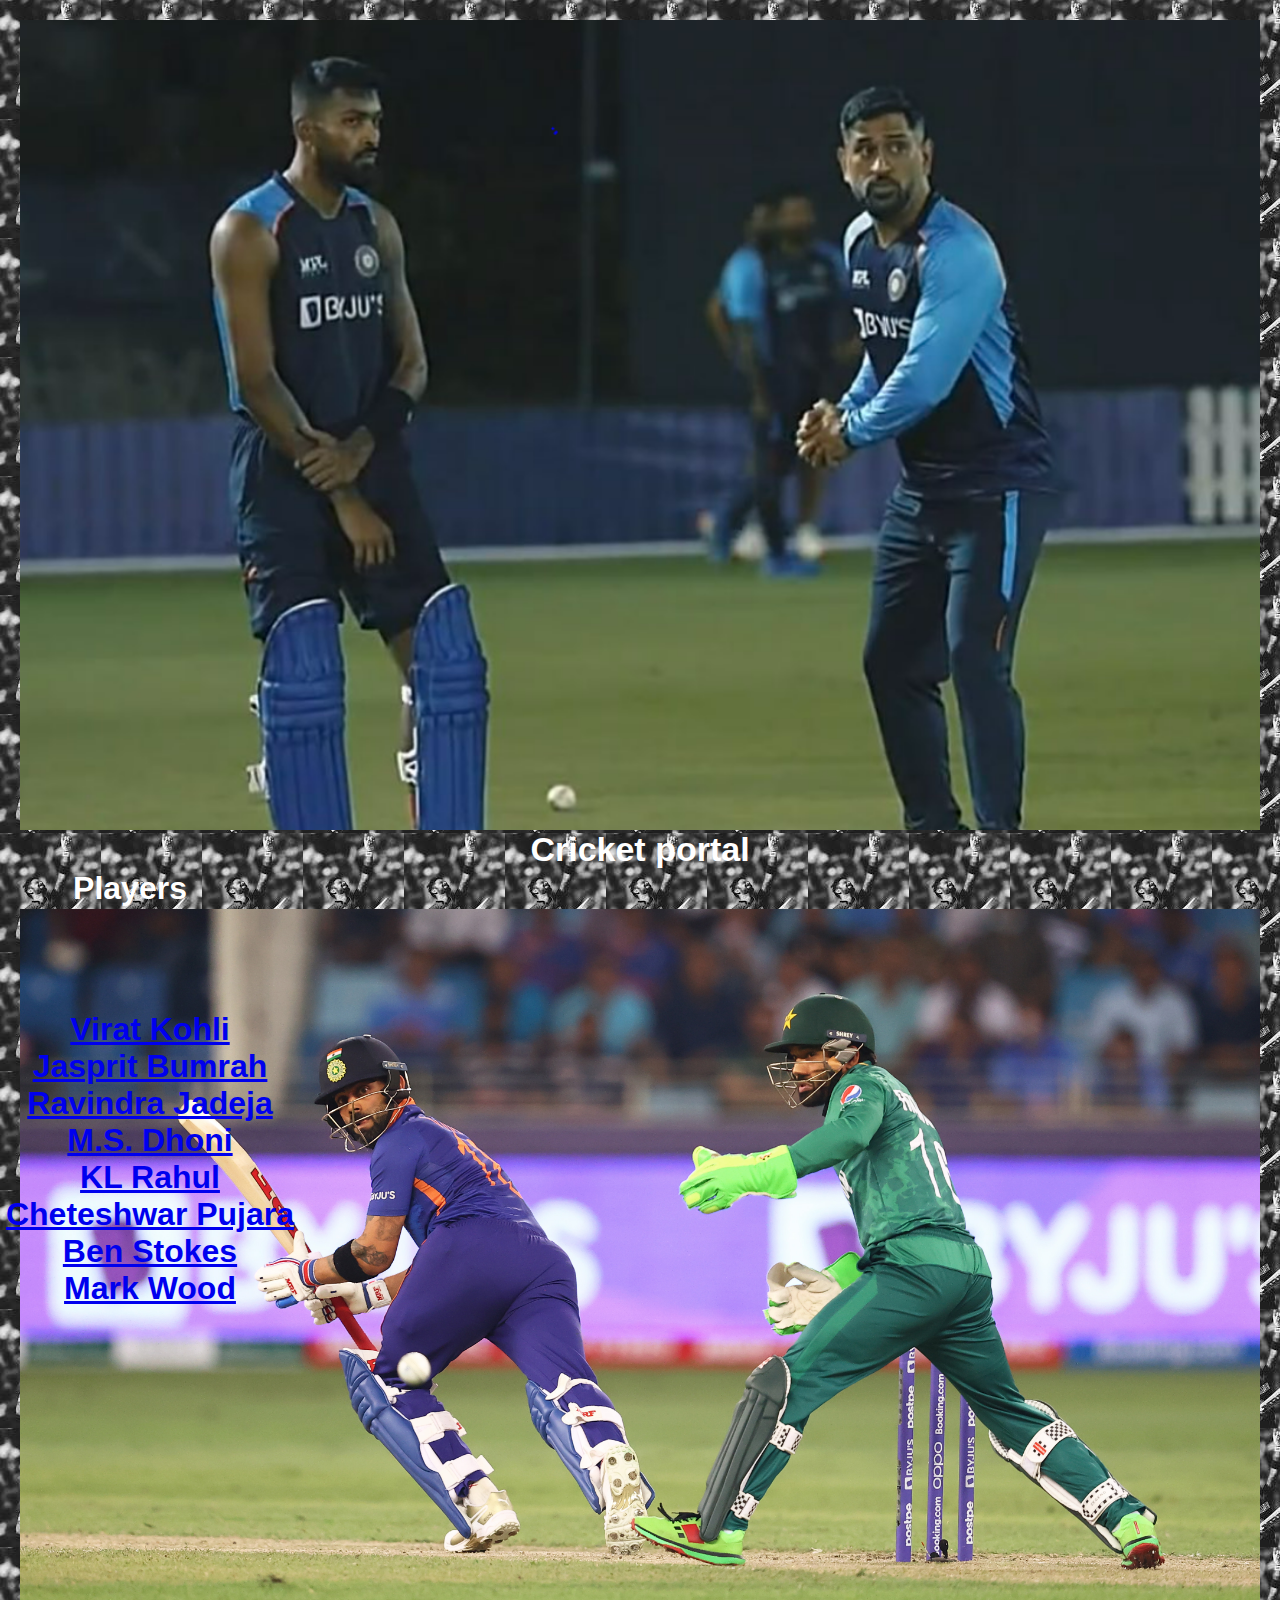
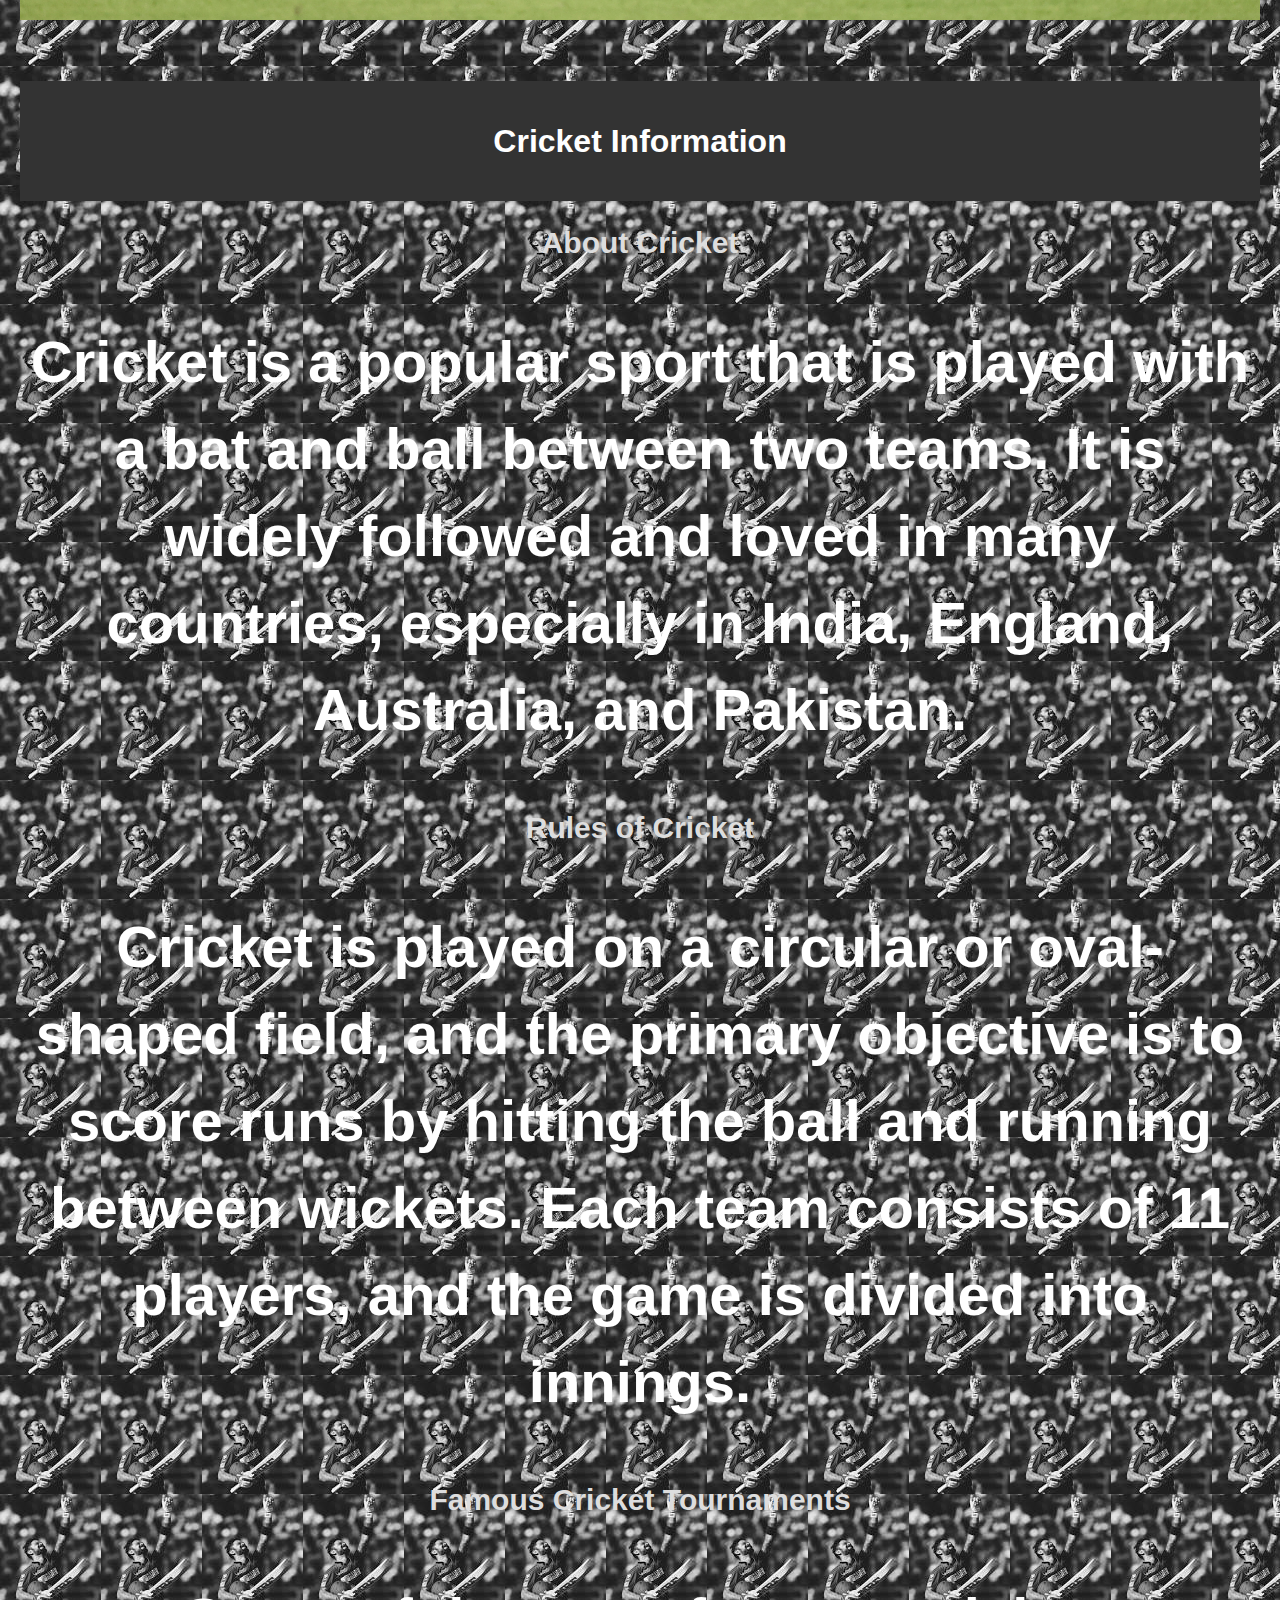
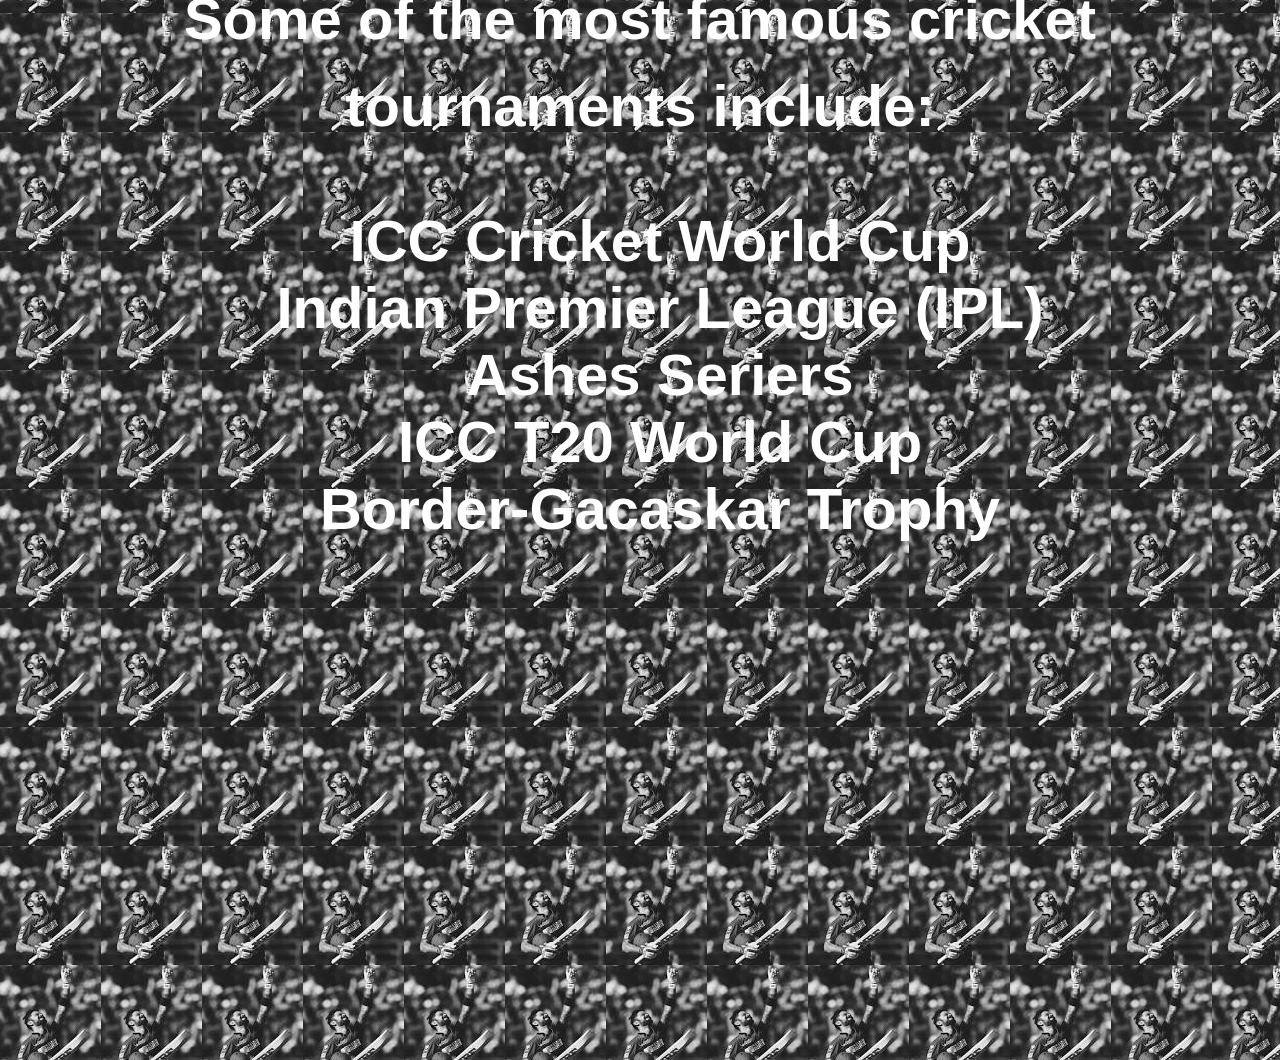
<file: index.html>
<!DOCTYPE html>
<html lang="en">
<head>
    <meta charset="UTF-8">
    <meta name="viewport" content="width=device-width, initial-scale=1.0">
    <title>CRICKET PORTAL</title>
    <link rel="stylesheet" href="styles/style.css"/>
</head>
<body class="mappi">
    <div class = "container">
        <img  class="domain"src="images/Dhoni-Pandya.png"alt="dhoni" width="1300px" height="1300px ">
       <div class = "wrapper">Cricket portal</div>
    </div>
    <div class="napping">
         <img class="oops"  src="images/GettyImages-1348534129.jpg" width="1650px" height="800px">
        <div class="yeah">Players</div>
    </div>
<div class="elcassio">
    <p>
        <ul class="yeah">
        <a href="about.html"><li>Virat Kohli</li></a>
        <a href="about3.html"> <li>Jasprit Bumrah</li></a>
        <a href="about4.html"><li>Ravindra Jadeja</li></a>
        <a href="about6.html"> <li>M.S. Dhoni</li></a>
        <a href="about1.html"><li>KL Rahul</li></a>
        <a href="about9.html"><li>Cheteshwar Pujara</li></a>
        <a href="about8.html"><li>Ben Stokes</li></a>
        <a href="about7.html">Mark Wood</li></a>
               
    </ul>
</p>
<p2>
<div class="etgku">
<div class="header">
    <h1>Cricket Information</h1>
</div>
<div class="porrki">
    <h2 class="section-title">About Cricket</h2>
    <p class="content">
        Cricket is a popular sport that is played with a bat and ball between two teams. It is widely followed and loved in many countries, especially in India, England, Australia, and Pakistan.
    </p>

    <h2 class="section-title">Rules of Cricket</h2>
    <p class="content">
        Cricket is played on a circular or oval-shaped field, and the primary objective is to score runs by hitting the ball and running between wickets. Each team consists of 11 players, and the game is divided into innings.
    </p>

    <h2 class="section-title">Famous Cricket Tournaments</h2>
    <p class="content">
        Some of the most famous cricket tournaments include:
        <ul class="santa">
            ICC Cricket World Cup<br>
            Indian Premier League (IPL)<br>
            Ashes Seriers<br>
            ICC T20 World Cup<br>
            Border-Gacaskar Trophy<br>

        </ul>
    </p>
</div>
</div>
</div>
</body>
</html>
</file>
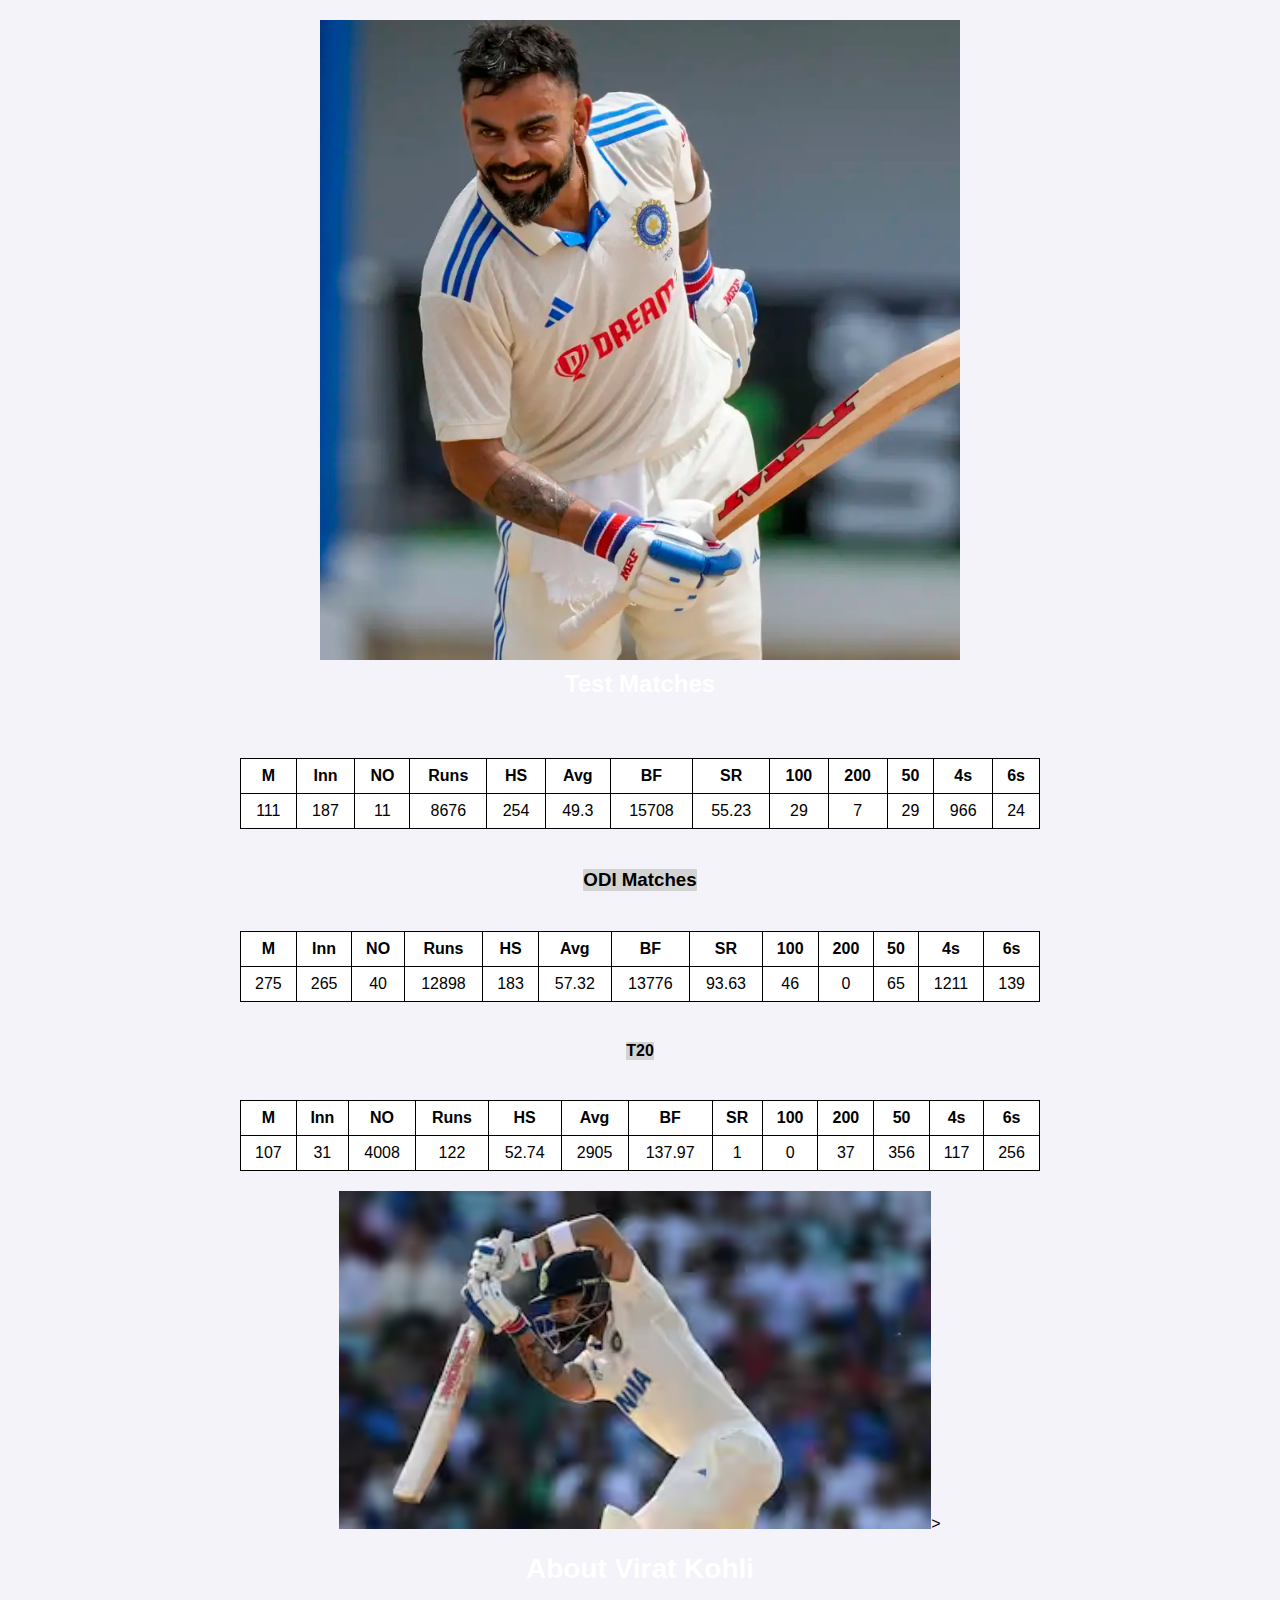
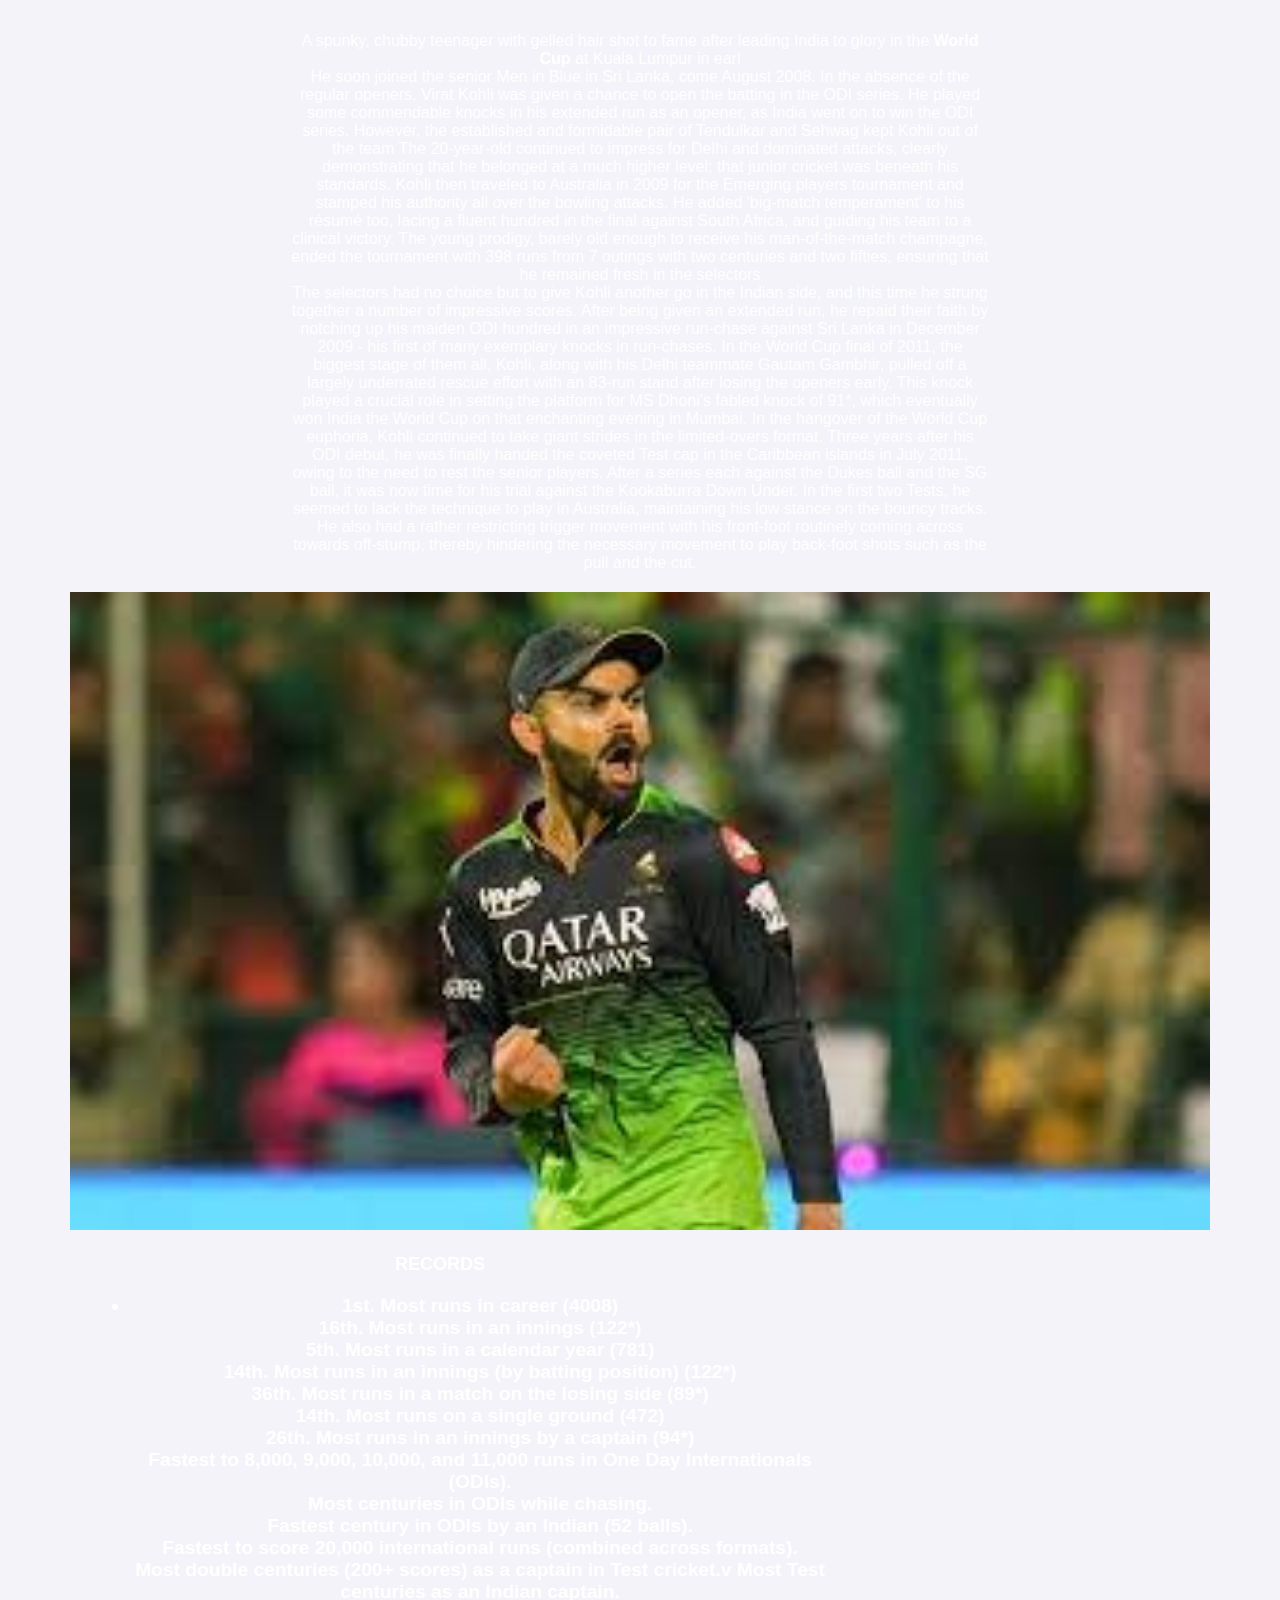
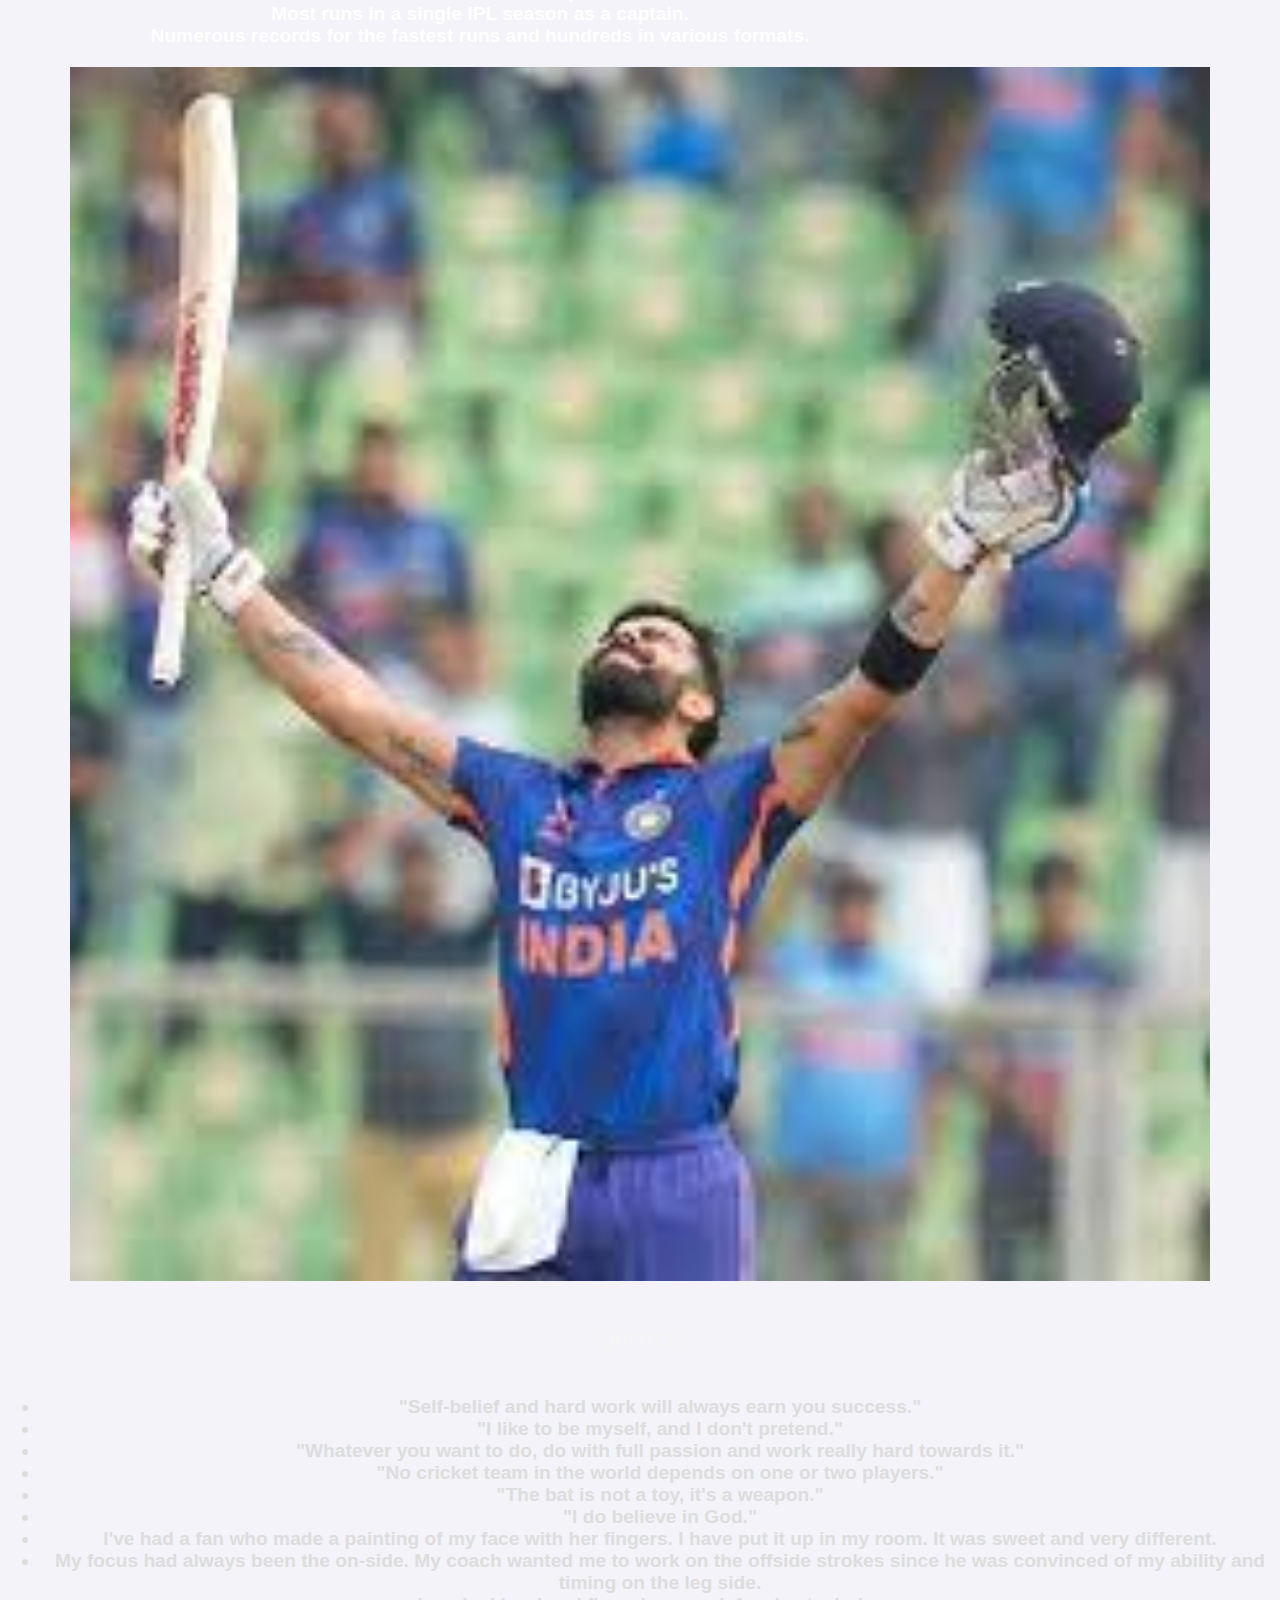
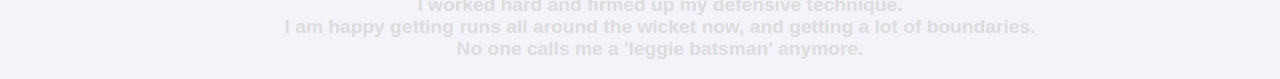
<file: about.html>
<!DOCTYPE html>
<html lang="en">
<head>
    <meta charset="UTF-8">
    <meta name="viewport" content="width=device-width, initial-scale=1.0">
    <title>Virat Kohli</title>
    <link rel="stylesheet" href="styles/style.css"/>
    <body class="trigger">
        <div class="virat">
            <img class="nama" src="images/virat kohli-1.webp" alt="Virat Kohli" height="1200">
           
            <h2 class="third">Test Matches</h2>
        </div>
    
        <table>
            <tr>
                    <th>M</th>
                      <th>Inn</th>
                      <th>NO</th>
                      <th>Runs</th>
                      <th>HS</th>
                      <th>Avg</th>
                      <th>BF</th>
                      <th>SR</th>
                      <th>100</th>
                      <th>200</th>
                      <th>50</th>
                      <th>4s</th>
                      <th>6s</th>
                    </tr>
                    <tr class="silver">
                      <td>111</td>
                      <td>187</td>
                      <td>11</td>
                      <td>8676</td>
                      <td>254</td>
                      <td>49.3</td>
                      <td>15708</td>
                      <td>55.23</td>
                      <td>29</td>
                      <td>7</td>
                      <td>29</td>
                      <td>966</td>
                      <td>24</td>
                    </tr>
        </table>
    
        <h3 class="move">ODI Matches</h3>
        <table class="vankkam">
                    <tr>
                <th>M</th>
                <th>Inn</th>
                <th>NO</th>
                <th>Runs</th>
                <th>HS</th>
                <th>Avg</th>
                <th>BF</th>
                <th>SR</th>
                <th>100</th>
                <th>200</th>
                <th>50</th>
                <th>4s</th>
                <th>6s</th>
    
            </tr>
            <tr class="blue">
                <td>275</td>
                <td>265</td>
                <td>40</td>
                <td>12898</td>
                <td>183</td>
                <td>57.32</td>
                <td>13776</td>
                <td>93.63</td>
                <td>46</td>
                <td>0</td>
                <td>65</td>
                <td>1211</td>
                <td>139</td>
            
        </table>
    
        <h4 class="adra">T20</h4>
        <table>
            
                       <tr>
                    <th>M</th>
                    <th>Inn</th>
                    <th>NO</th>
                    <th>Runs</th>
                    <th>HS</th>
                    <th>Avg</th>
                    <th>BF</th>
                    <th>SR</th>
                    <th>100</th>
                    <th>200</th >
                    <th>50</th>
                    <th>4s</th>
                    <th>6s</th>
                </tr>
                <tr class="white">
                    <td>107</td>
                    <td>31</td>
            <td>4008</td>
            <td>122</td>
            <td>52.74</td>
            <td>2905</td>
            <td>137.97</td>
            <td>1</td>
            <td>0</td>
            <td>37</td>
            <td>356</td>
            <td>117</td>
            <td>256</td>
                    </tr>
        </table>
    
        <div class="happy">
            <img class="sad" src="images/1218766-kohli-6.avif" alt="Sad Image"width="1140">>
            
            <h5 class="nine">About Virat Kohli</h5>
            <p class="cmon">A spunky, chubby teenager with gelled hair shot to fame after leading India to glory in the <strong> World Cup</strong> at Kuala Lumpur in earl<br>He soon joined the senior Men in Blue in Sri Lanka, come August 2008. In the absence of the regular openers, Virat Kohli was given a chance to open the batting in the ODI series. He played some commendable knocks in his extended run as an opener, as India went on to win the ODI series. However, the established and formidable pair of Tendulkar and Sehwag kept Kohli out of the team

                The 20-year-old continued to impress for Delhi and dominated attacks, clearly demonstrating that he belonged at a much higher level; that junior cricket was beneath his standards. Kohli then traveled to Australia in 2009 for the Emerging players tournament and stamped his authority all over the bowling attacks. He added 'big-match temperament' to his résumé too, lacing a fluent hundred in the final against South Africa, and guiding his team to a clinical victory. The young prodigy, barely old enough to receive his man-of-the-match champagne, ended the tournament with 398 runs from 7 outings with two centuries and two fifties, ensuring that he remained fresh in the selectors<br>The selectors had no choice but to give Kohli another go in the Indian side, and this time he strung together a number of impressive scores. After being given an extended run, he repaid their faith by notching up his maiden ODI hundred in an impressive run-chase against Sri Lanka in December 2009 - his first of many exemplary knocks in run-chases. In the World Cup final of 2011, the biggest stage of them all, Kohli, along with his Delhi teammate Gautam Gambhir, pulled off a largely underrated rescue effort with an 83-run stand after losing the openers early. This knock played a crucial role in setting the platform for MS Dhoni's fabled knock of 91*, which eventually won India the World Cup on that enchanting evening in Mumbai.

                In the hangover of the World Cup euphoria, Kohli continued to take giant strides in the limited-overs format. Three years after his ODI debut, he was finally handed the coveted Test cap in the Caribbean islands in July 2011, owing to the need to rest the senior players. After a series each against the Dukes ball and the SG ball, it was now time for his trial against the Kookaburra Down Under. In the first two Tests, he seemed to lack the technique to play in Australia, maintaining his low stance on the bouncy tracks. He also had a rather restricting trigger movement with his front-foot routinely coming across towards off-stump, thereby hindering the necessary movement to play back-foot shots such as the pull and the cut.</p>
        </div>
    <div class="ten">
        <img src="images/images (1).jpeg"width="1140">
        <h6 class="ops">RECORDS</h6>
        <p>
            <ul class="india">
                <li><strong>1st. Most runs in career (4008)<br>
                    16th. Most runs in an innings (122*)<br>
                    5th. Most runs in a calendar year (781)<br>
                    14th. Most runs in an innings (by batting position) (122*)<br>
                    36th. Most runs in a match on the losing side (89*)<br>
                    14th. Most runs on a single ground (472)<br>
                    26th. Most runs in an innings by a captain (94*)<br>
                    Fastest to 8,000, 9,000, 10,000, and 11,000 runs in One Day Internationals (ODIs).<br>
                    Most centuries in ODIs while chasing.<br>
                    Fastest century in ODIs by an Indian (52 balls).<br>
                    Fastest to score 20,000 international runs (combined across formats).<br>
                    Most double centuries (200+ scores) as a captain in Test cricket.v
                    Most Test centuries as an Indian captain.<br>
                
                    Most runs in a single IPL season as a captain.<br>
                    Numerous records for the fastest runs and hundreds in various formats.</strong></li>
            </ul>
        </p>
    </div>
    <div class="gayle">
        <img src="images/download (5).jpeg"width="1140px">
        <h6 class="superman">QUOTES</h6>
        <p><ul class="bingo">
           <strong>
            <li>"Self-belief and hard work will always earn you success."</li>
            <li>"I like to be myself, and I don't pretend."</li>
            <li>"Whatever you want to do, do with full passion and work really hard towards it."</li>
            <li>"No cricket team in the world depends on one or two players."</li>
            <li>"The bat is not a toy, it's a weapon."</li>
            <li>"I do believe in God."</li>
            <li>I've had a fan who made a painting of my face with her fingers. I have put it up in my room. It was sweet and very different.</li>
            <li>My focus had always been the on-side. My coach wanted me to work on the offside strokes since he was convinced of my ability and timing on the leg side.
             <br> I worked hard and firmed up my defensive technique.
                 <br>I am happy getting runs all around the wicket now, and getting a lot of boundaries.
                 <br>No one calls me a 'leggie batsman' anymore.</li>
          </strong>
          </ul>
          </p>
    </div>
    </body>
    </html>
</file>
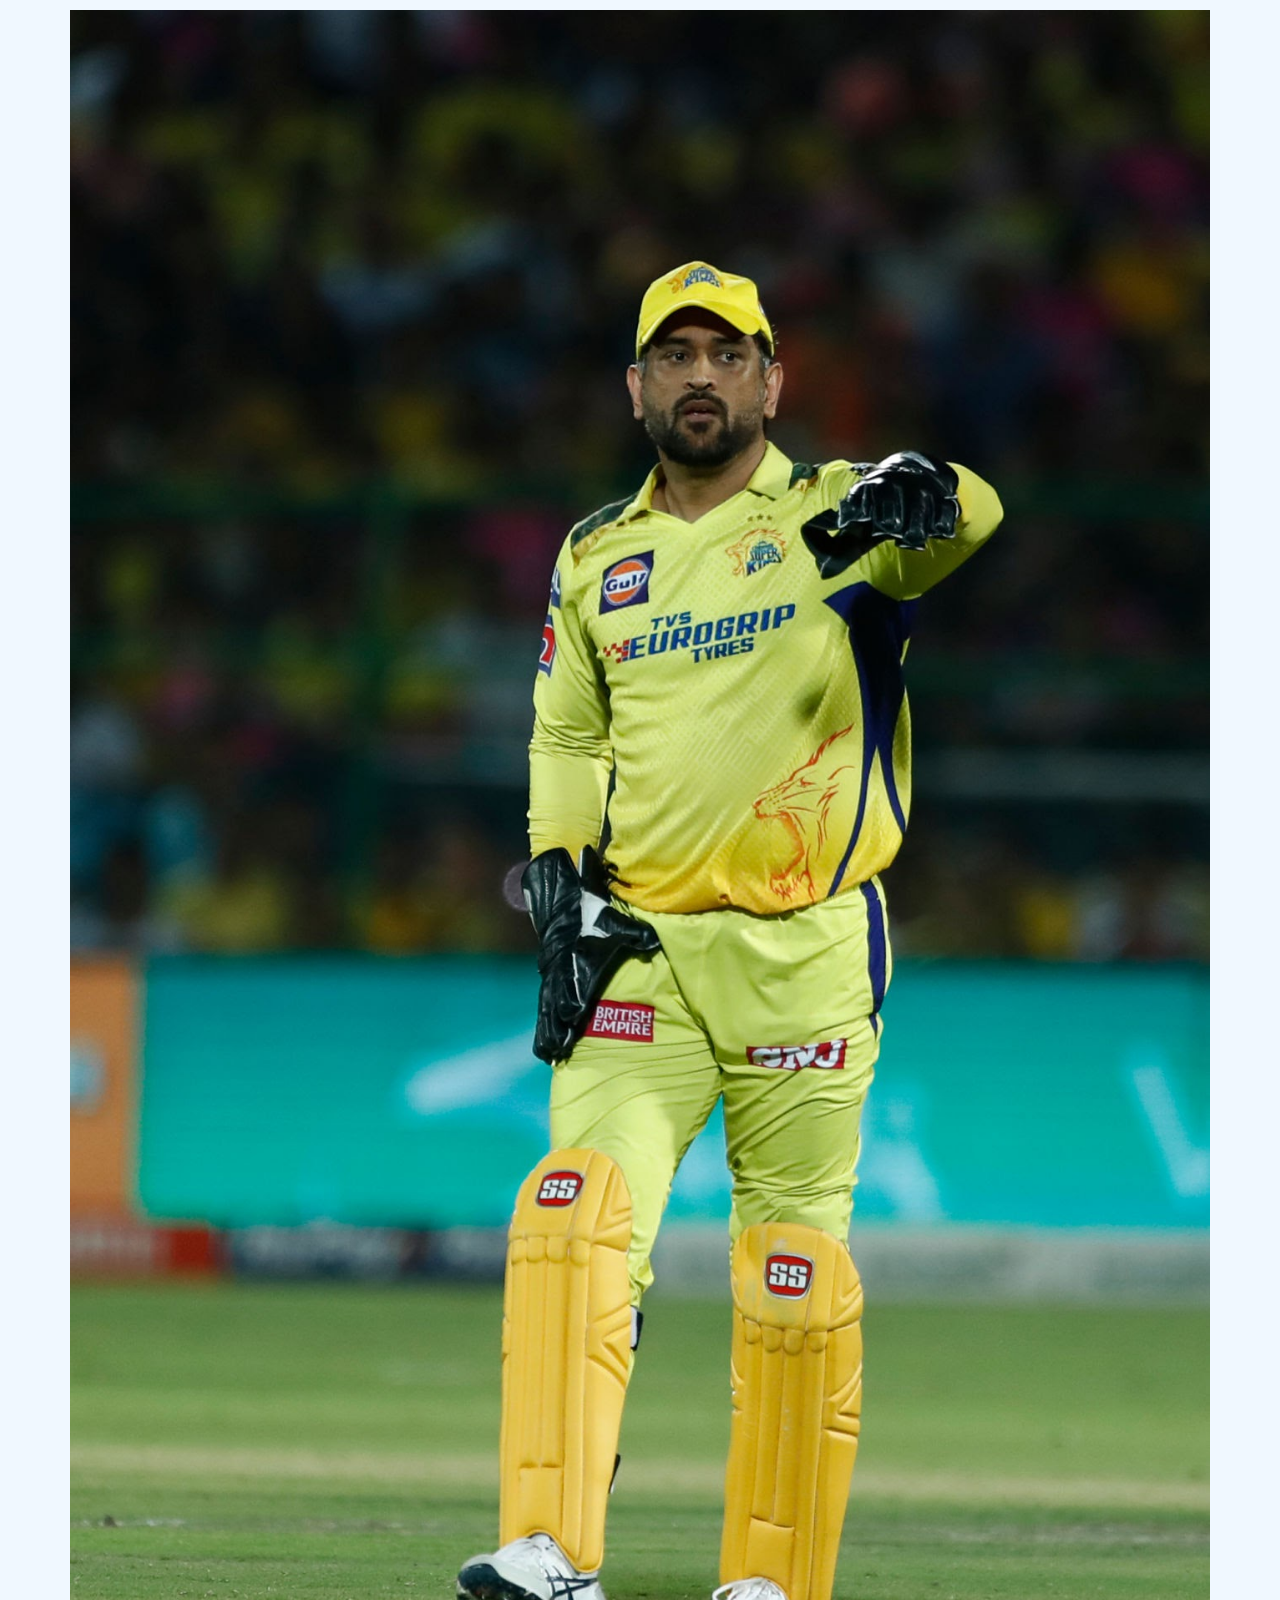
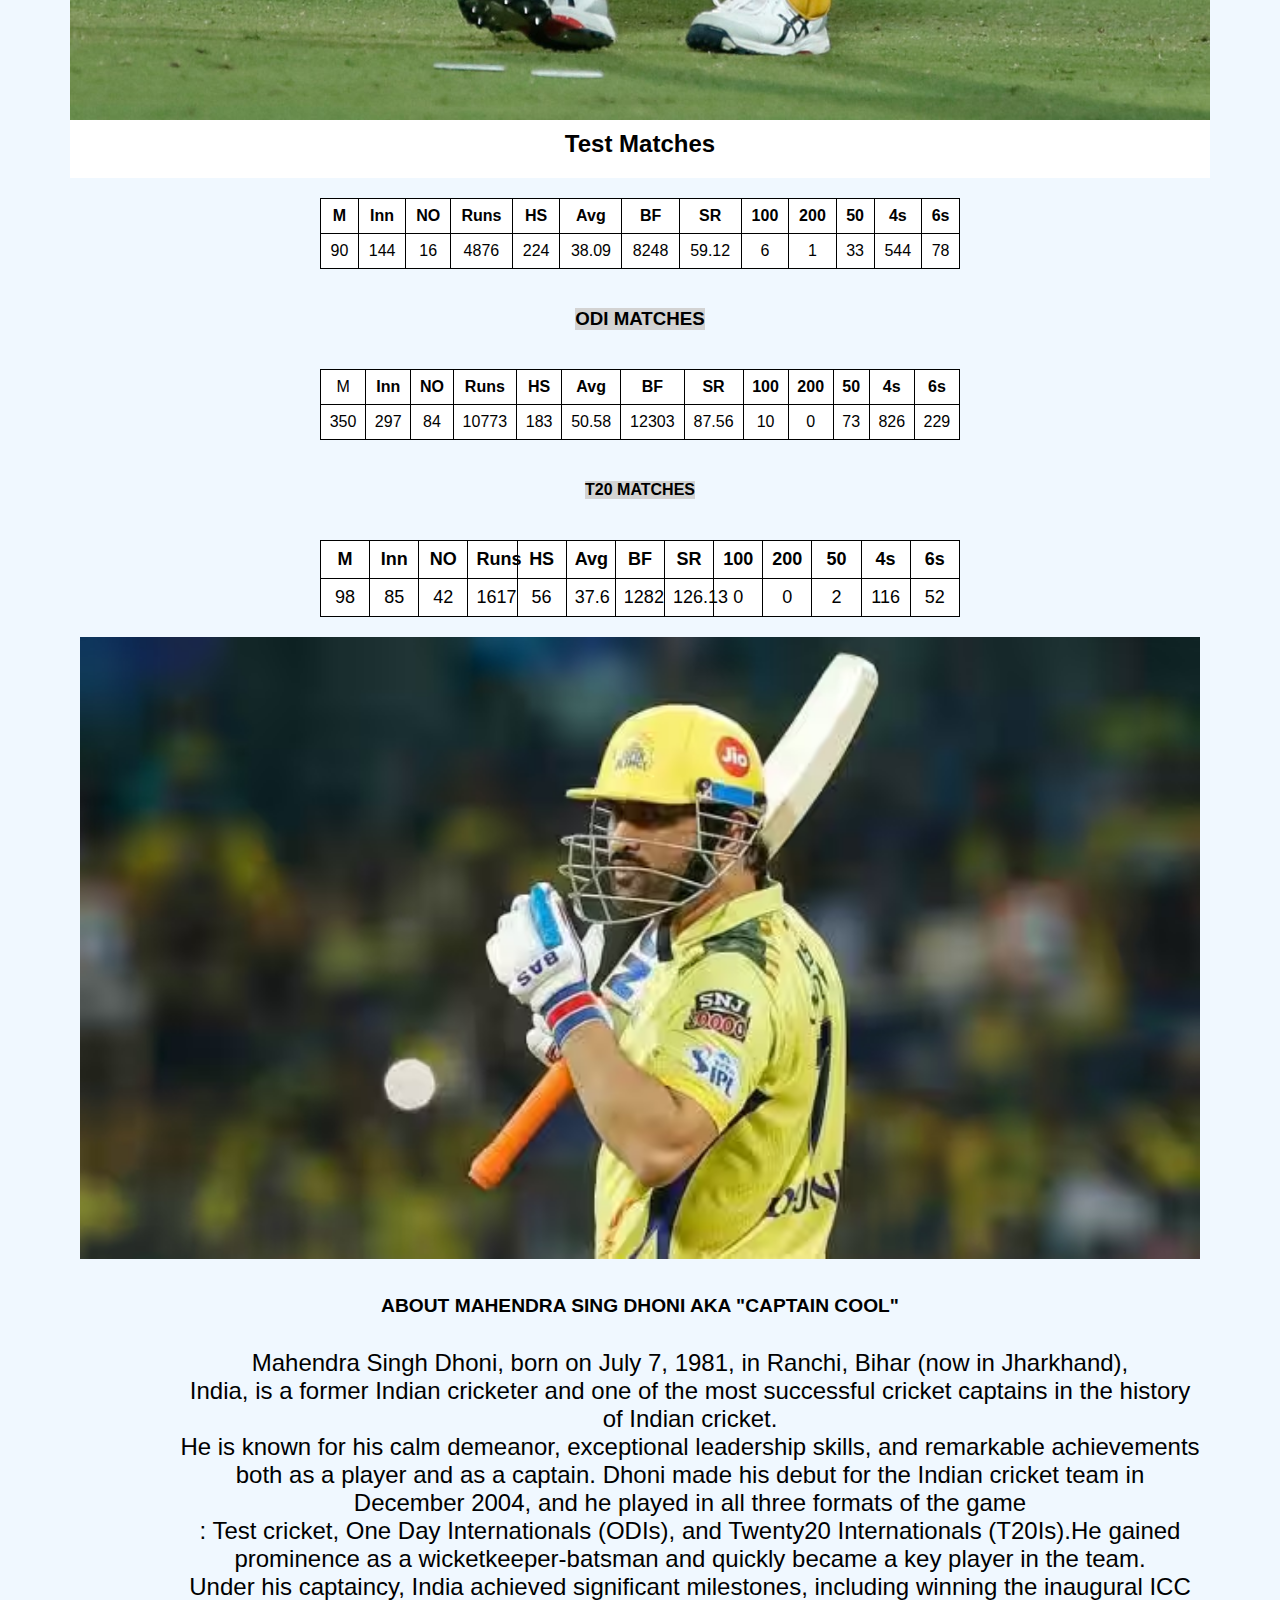
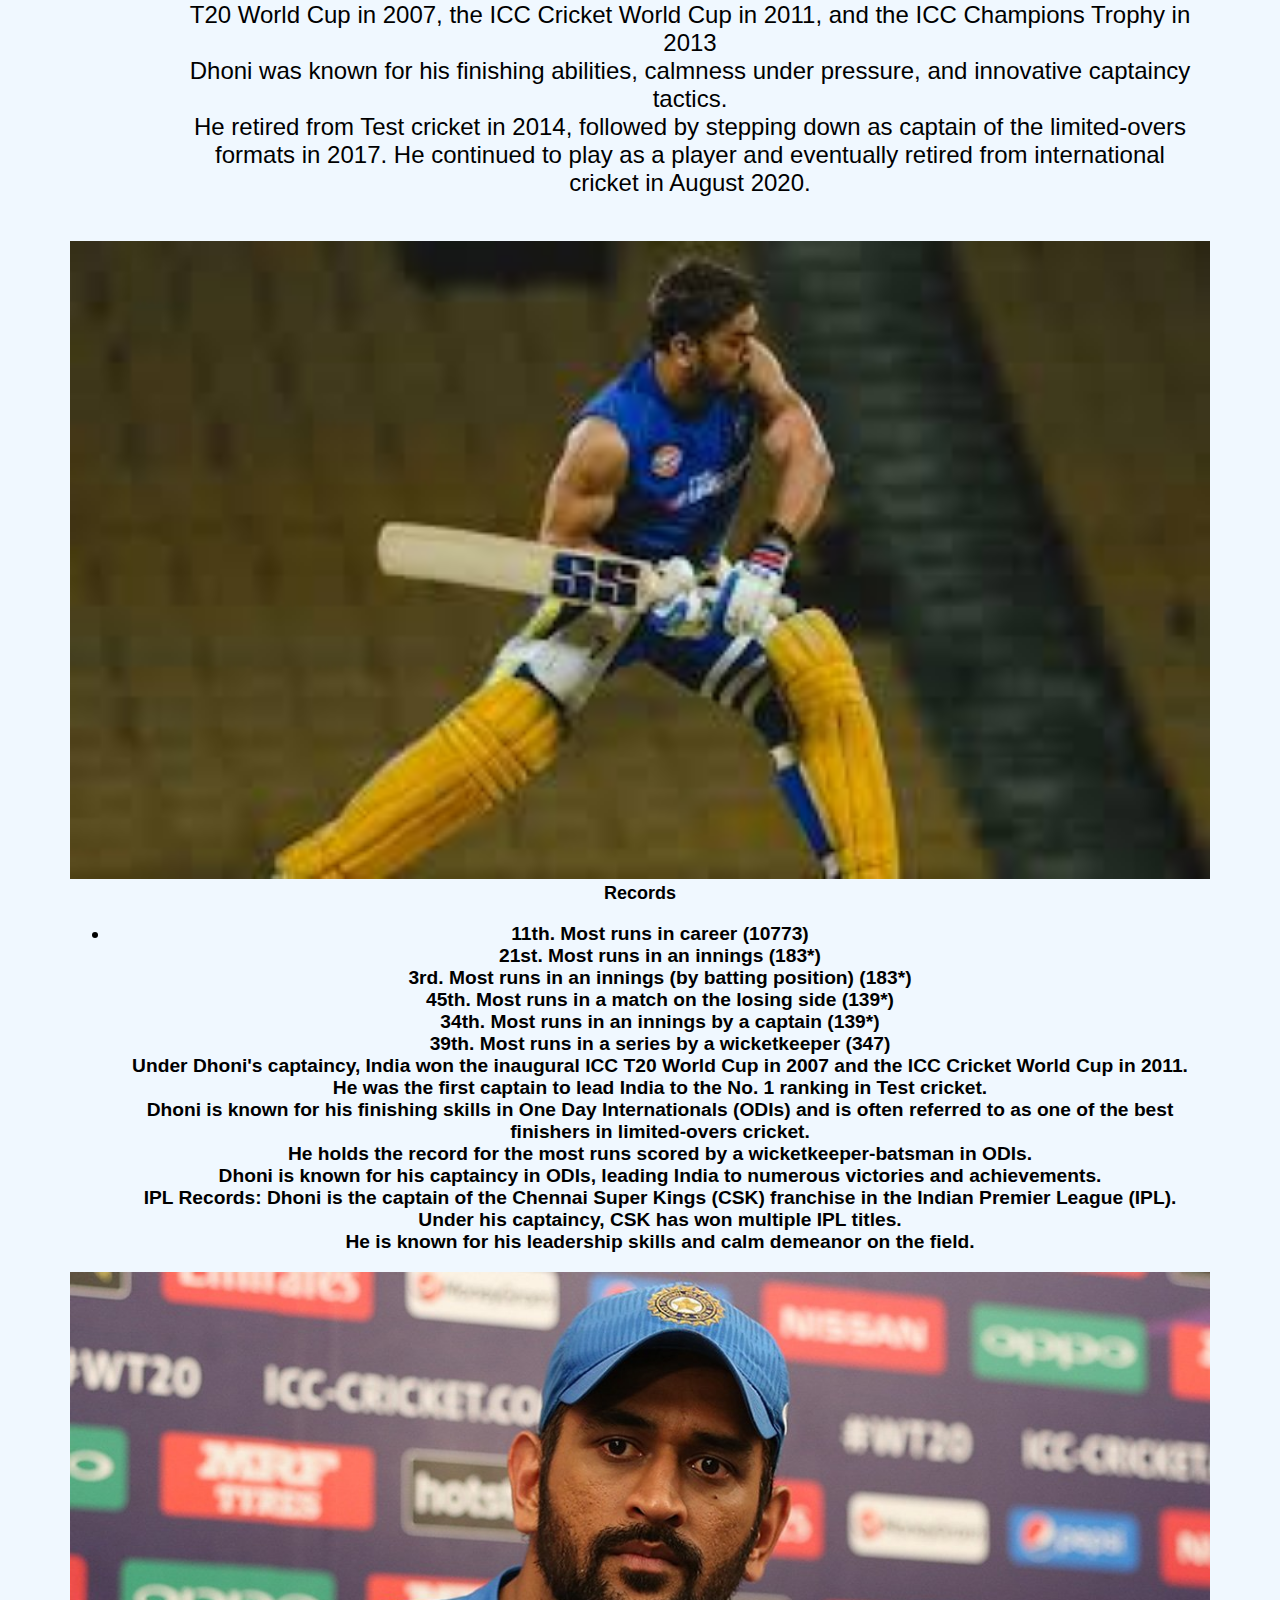
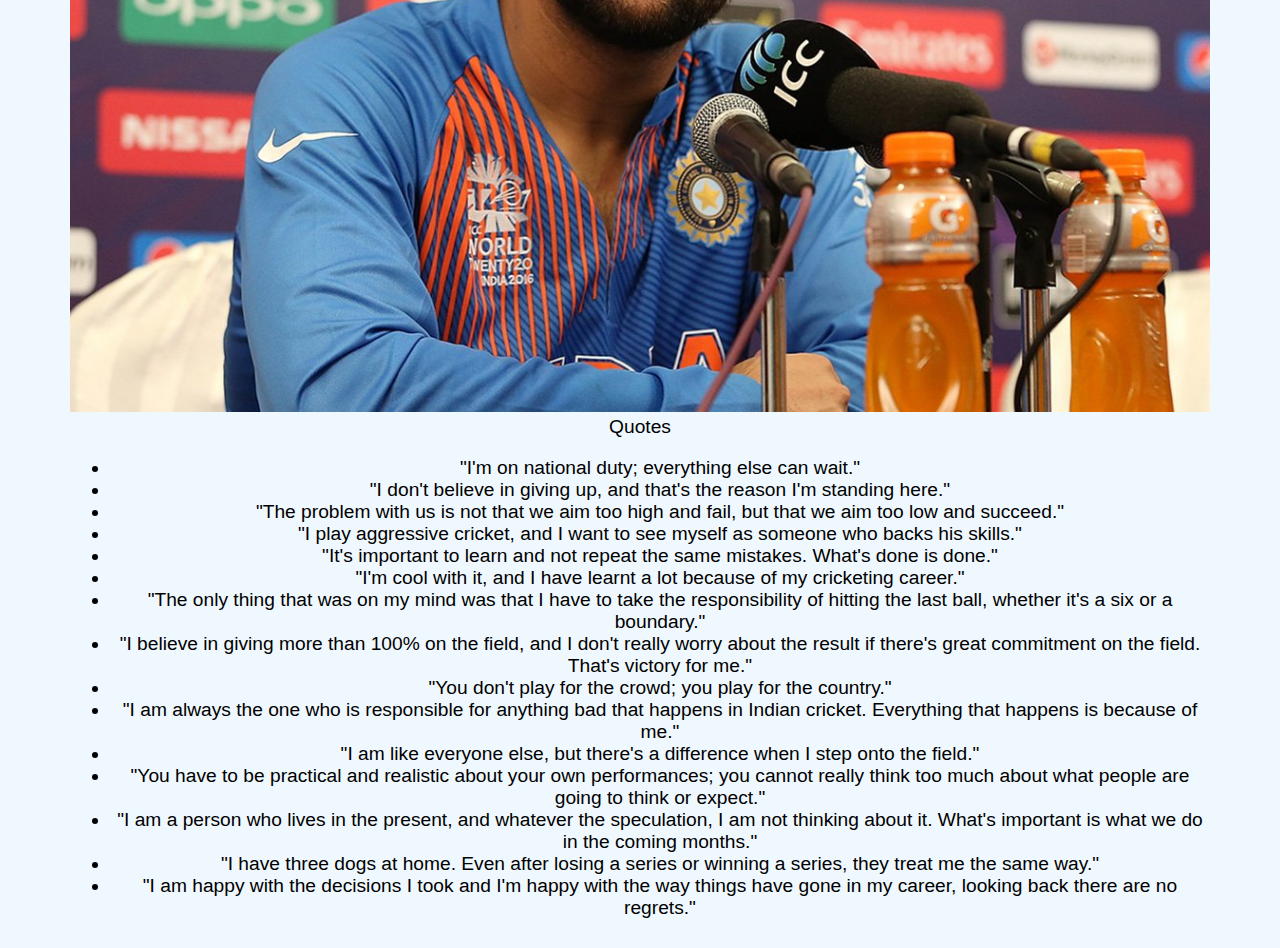
<file: about1.html>
<!DOCTYPE html>
<html lang="en">
<head>
    <meta charset="UTF-8">
    <meta name="viewport" content="width=device-width, initial-scale=1.0">
    <title>Document</title>
    <link rel="stylesheet" href="styles/style.css"/>
</head>
<body class="vrigger">
    <div class="nakkala">
        <img src="images/ms dhoni 1.jpeg" width="1140px">
        <h2 class="third">Test Matches</h2>
    </div>

    <table>
        <tr class="leo">
             <th>M</th>
                  <th>Inn</th>
                  <th>NO</th>
                  <th>Runs</th>
                  <th>HS</th>
                  <th>Avg</th>
                  <th>BF</th>
                  <th>SR</th>
                  <th>100</th>
                  <th>200</th>
                  <th>50</th>
                  <th>4s</th>
                  <th>6s</th>
                </tr>
                <tr>
                    <td>90</td>
                    <td>144</td>
                    <td>16</td>
                    <td>4876</td>
                    <td>224</td>
                    <td>38.09</td>
                    <td>8248</td>
                    <td>59.12</td>
                    <td>6</td>
                    <td>1</td>
                    <td>33</td>
                    <td>544</td>
                    <td>78</td>
                  </tr>
    </table>
    <h3>ODI MATCHES</h3>         
<table>
    <tr>
         <td>M</td>
         <th>Inn</th>
        <th>NO</th>
        <th>Runs</th>
        <th>HS</th>
        <th>Avg</th>
        <th>BF</th>
        <th>SR</th>
        <th>100</th>
        <th>200</th>
        <th>50</th>
        <th>4s</th>
        <th>6s</th>
    </tr >
        
            <tr>
              
              <td>350</td>
              <td>297</td>
              <td>84</td>
              <td>10773</td>
              <td>183</td>
              <td>50.58</td>
              <td>12303</td>
              <td>87.56</td>
              <td>10</td>
              <td>0</td>
              <td>73</td>
              <td>826</td>
              <td>229</td>
            </tr>
          </table>
          
    </tr>
</table>            
           <h4>T20 MATCHES</h4>   
    <table class="pranesh">
        <tr>
            <th>M</th>
                  <th>Inn</th>
                  <th>NO</th>
                  <th>Runs</th>
                  <th>HS</th>
                  <th>Avg</th>
                  <th>BF</th>
                  <th>SR</th>
                  <th>100</th>
                  <th>200</th>
                  <th>50</th>
                  <th>4s</th>
                  <th>6s</th>

        </tr>
        <tr>
            
                
                  <td>98</td>
                  <td>85</td>
                  <td>42</td>
                  <td>1617</td>
                  <td>56</td>
                  <td>37.6</td>
                  <td>1282</td>
                  <td>126.13</td>
                  <td>0</td>
                  <td>0</td>
                  <td>2</td>
                  <td>116</td>
                  <td>52</td>
                
              
              
        </tr>
    </table>  
<div class="jeyam">
    <img class="gow" src="images/ms-dhoni 2.avif" width="1120px">
    <h5 class="happiness">ABOUT MAHENDRA SING DHONI AKA "CAPTAIN COOL"</h5>
    <P class="macha">Mahendra Singh Dhoni, born on July 7, 1981, in Ranchi, Bihar (now in Jharkhand), <br>
        India, is a former Indian cricketer and one of the most successful cricket captains in the history of Indian cricket. <br>
        He is known for his calm demeanor, exceptional leadership skills, and remarkable achievements both as a player and as a captain.
        Dhoni made his debut for the Indian cricket team in December 2004, and he played in all three formats of the game<br>
        : Test cricket, One Day Internationals (ODIs), and Twenty20 Internationals (T20Is).He gained prominence as a wicketkeeper-batsman and quickly became a key player in the team.<br>
        Under his captaincy, India achieved significant milestones, including winning the inaugural ICC T20 World Cup in 2007, the ICC Cricket World Cup in 2011, and the ICC Champions Trophy in 2013
        <br>
        Dhoni was known for his finishing abilities, calmness under pressure, and innovative captaincy tactics.<br>
         He retired from Test cricket in 2014, followed by stepping down as captain of the limited-overs formats in 2017. He continued to play as a player and eventually retired from international cricket in August 2020.
        </P>
</div>
<div class="div">
    <img class="id" src="images/ms dhoni 8.jpeg" width="1140px">
   

</div>
<div class="guruji">
    <h7 class="class">Records</h7>
    <p>
        <ul class="missin">
            <li>11th. Most runs in career (10773)<br>
                21st. Most runs in an innings (183*)<br>
                3rd. Most runs in an innings (by batting position) (183*)<br>
                45th. Most runs in a match on the losing side (139*)<br>
                34th. Most runs in an innings by a captain (139*)<br>
                39th. Most runs in a series by a wicketkeeper (347)<br>
                Under Dhoni's captaincy, India won the inaugural ICC T20 World Cup in 2007 and the ICC Cricket World Cup in 2011.<br>
                He was the first captain to lead India to the No. 1 ranking in Test cricket.<br>
                Dhoni is known for his finishing skills in One Day Internationals (ODIs) and is often referred to as one of the best finishers in limited-overs cricket.<br>
                He holds the record for the most runs scored by a wicketkeeper-batsman in ODIs.<br>
                Dhoni is known for his captaincy in ODIs, leading India to numerous victories and achievements.<br>
                IPL Records:
             Dhoni is the captain of the Chennai Super Kings (CSK) franchise in the Indian Premier League (IPL).<br>
            Under his captaincy, CSK has won multiple IPL titles.<br>
He is known for his leadership skills and calm demeanor on the field.<br>


                

            </li>
                
        </ul>
        <div class="rohi">
            <img src="images/Ce7fHsQWIAQRynB.jpg" width="1140px">
        </div>
        <div class="buu">
            <h8> Quotes</h8>
            <ul>
                <li>"I'm on national duty; everything else can wait."</li>
                <li>"I don't believe in giving up, and that's the reason I'm standing here."</li>
                <li>"The problem with us is not that we aim too high and fail, but that we aim too low and succeed."</li>
                <li>"I play aggressive cricket, and I want to see myself as someone who backs his skills."</li>
                <li>"It's important to learn and not repeat the same mistakes. What's done is done."</li>
                <li>"I'm cool with it, and I have learnt a lot because of my cricketing career."</li>
                <li>"The only thing that was on my mind was that I have to take the responsibility of hitting the last ball, whether it's a six or a boundary."</li>
                <li>"I believe in giving more than 100% on the field, and I don't really worry about the result if there's great commitment on the field. That's victory for me."</li>
                <li>"You don't play for the crowd; you play for the country."</li>
                <li>"I am always the one who is responsible for anything bad that happens in Indian cricket. Everything that happens is because of me."</li>
                <li>"I am like everyone else, but there's a difference when I step onto the field."</li>
                <li>"You have to be practical and realistic about your own performances; you cannot really think too much about what people are going to think or expect."</li>
                <li>"I am a person who lives in the present, and whatever the speculation, I am not thinking about it. What's important is what we do in the coming months."</li>
                <li>"I have three dogs at home. Even after losing a series or winning a series, they treat me the same way."</li>
                <li>"I am happy with the decisions I took and I'm happy with the way things have gone in my career, looking back there are no regrets."</li>
              </ul>
              
        </div>
    </p>
</div>
</body>
</html>
</file>
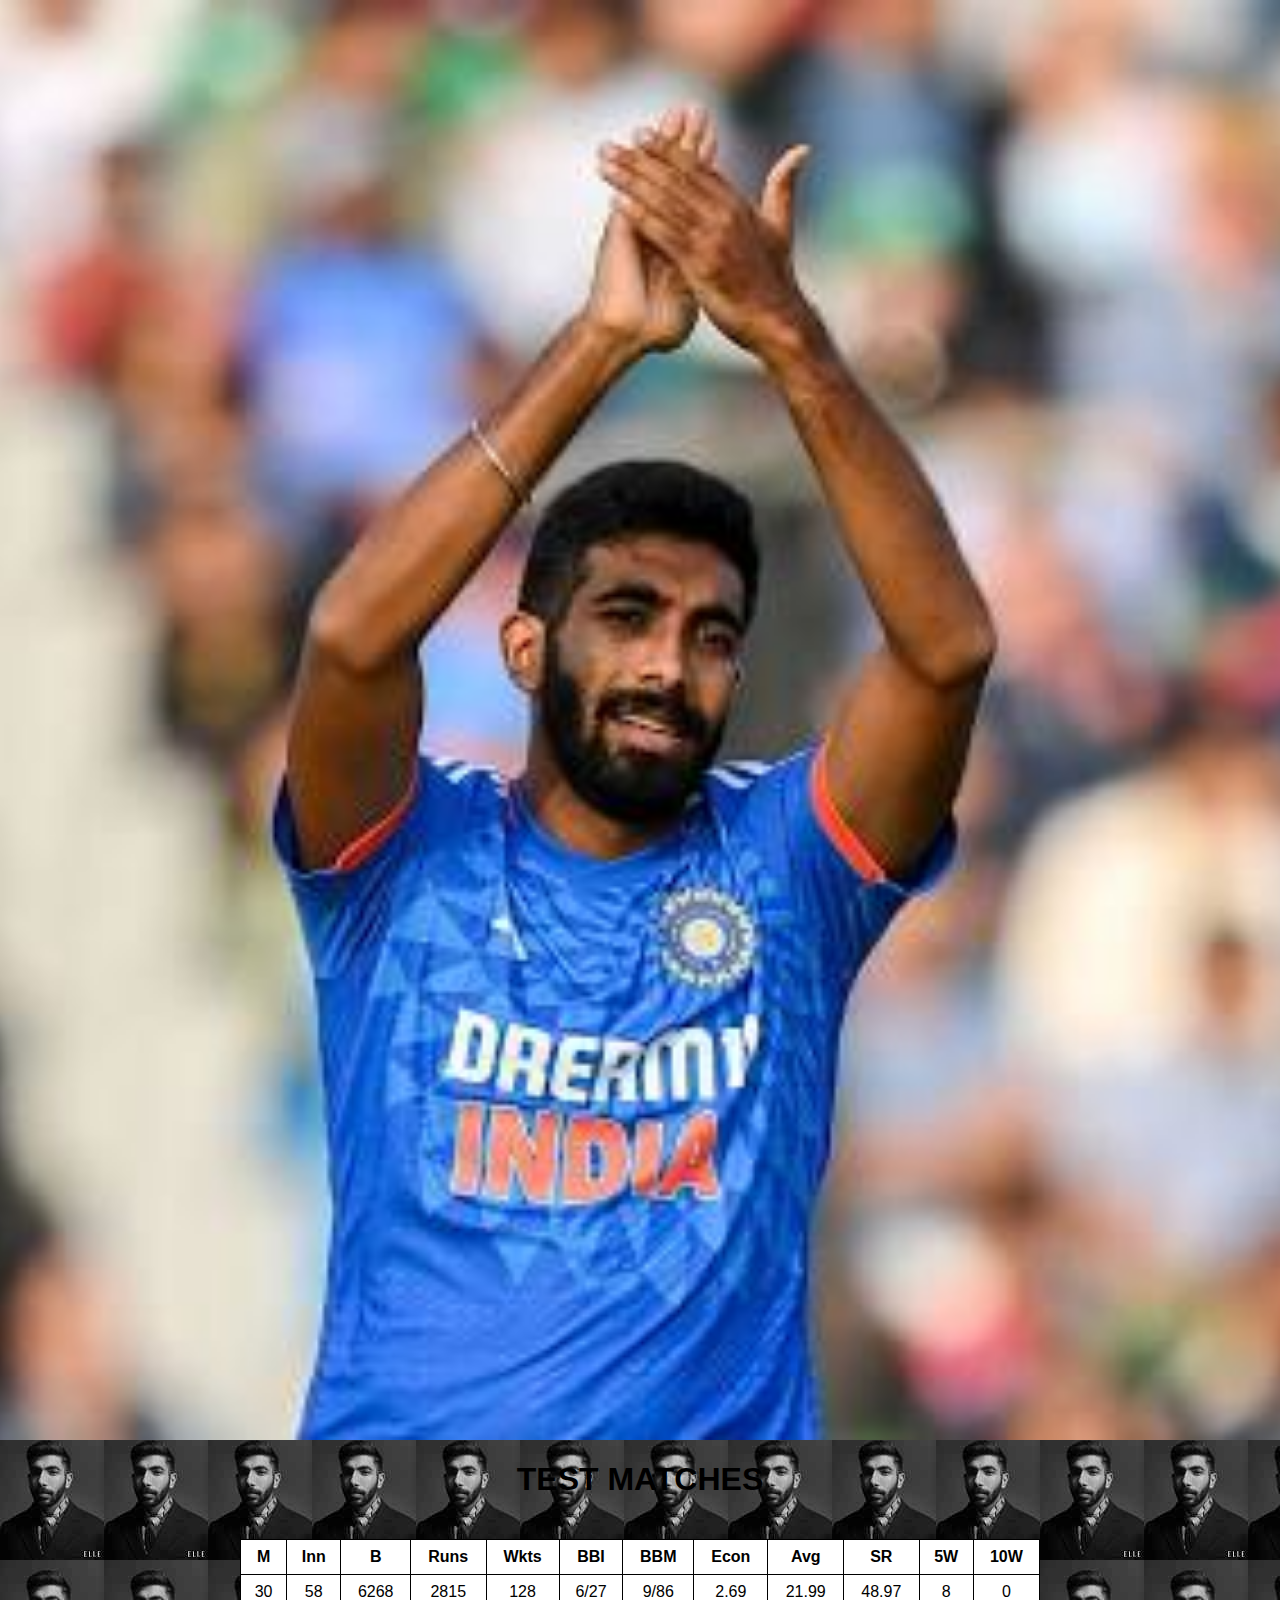
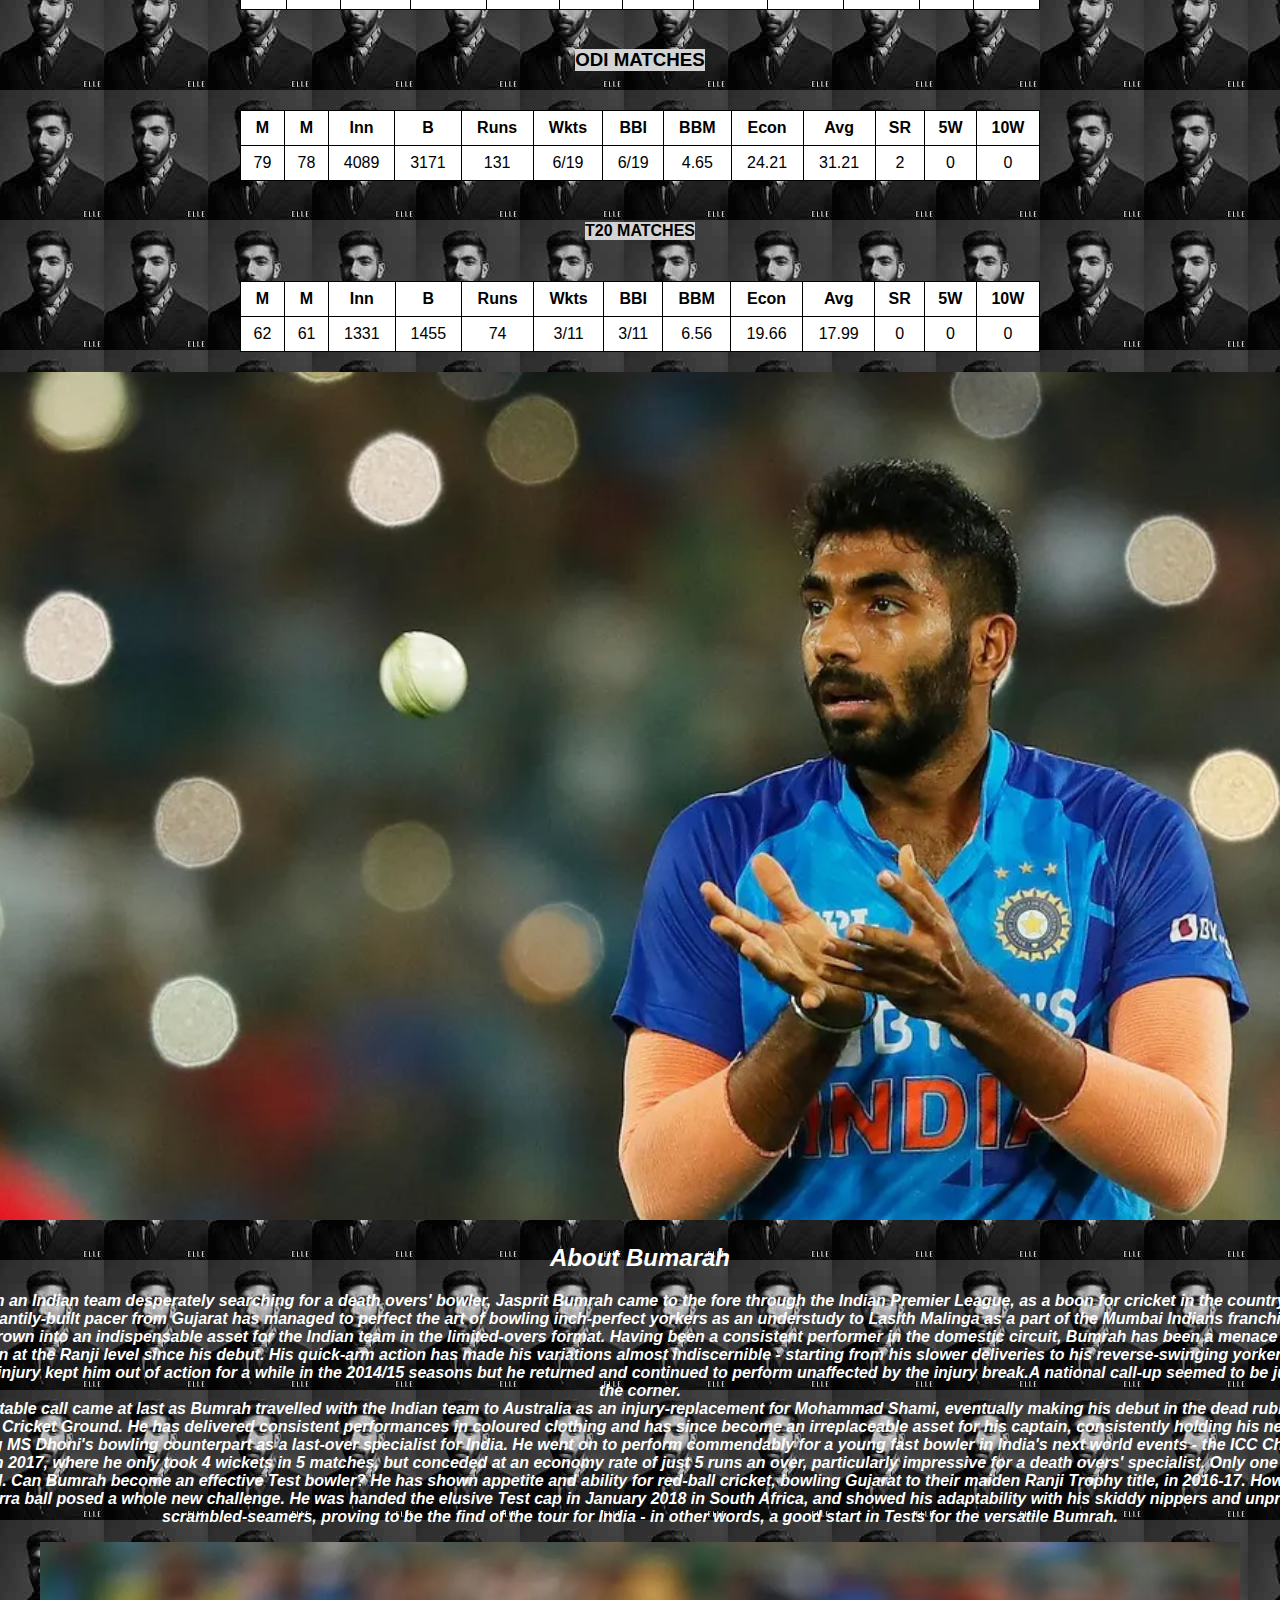
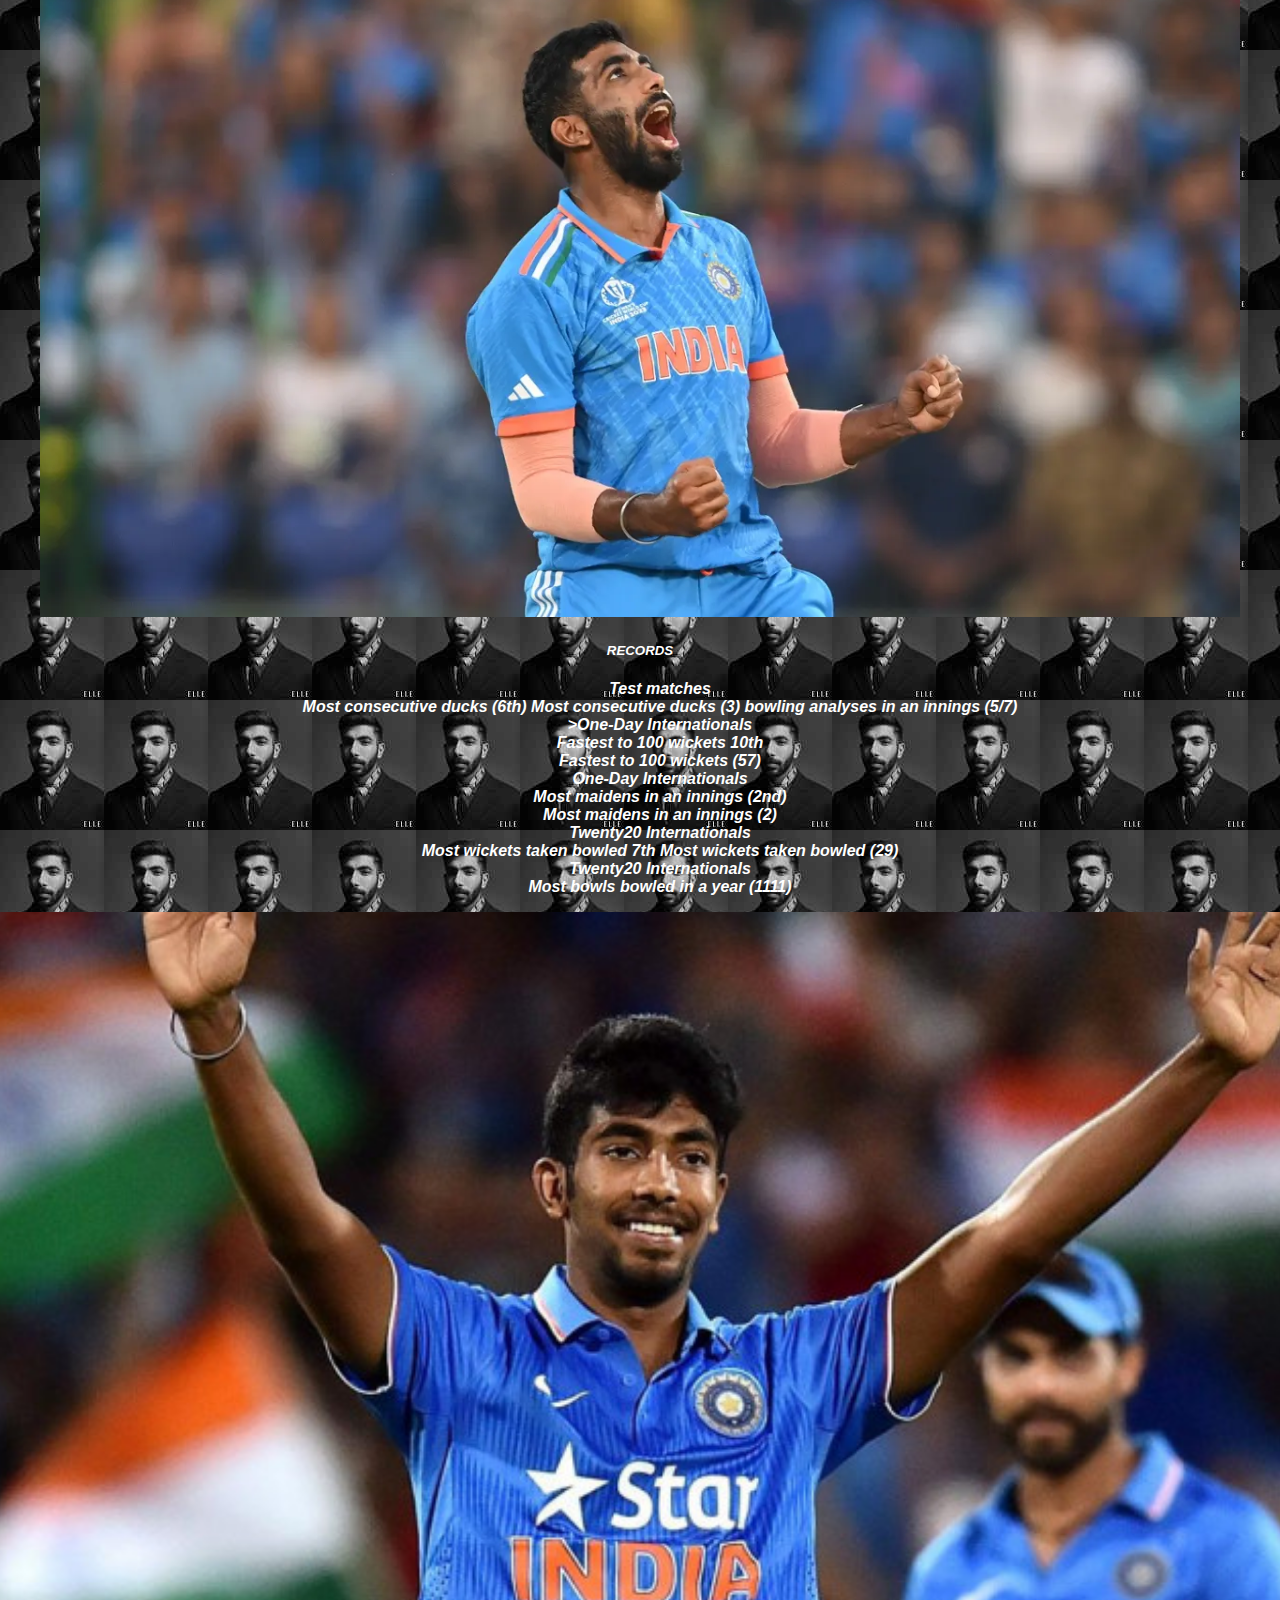
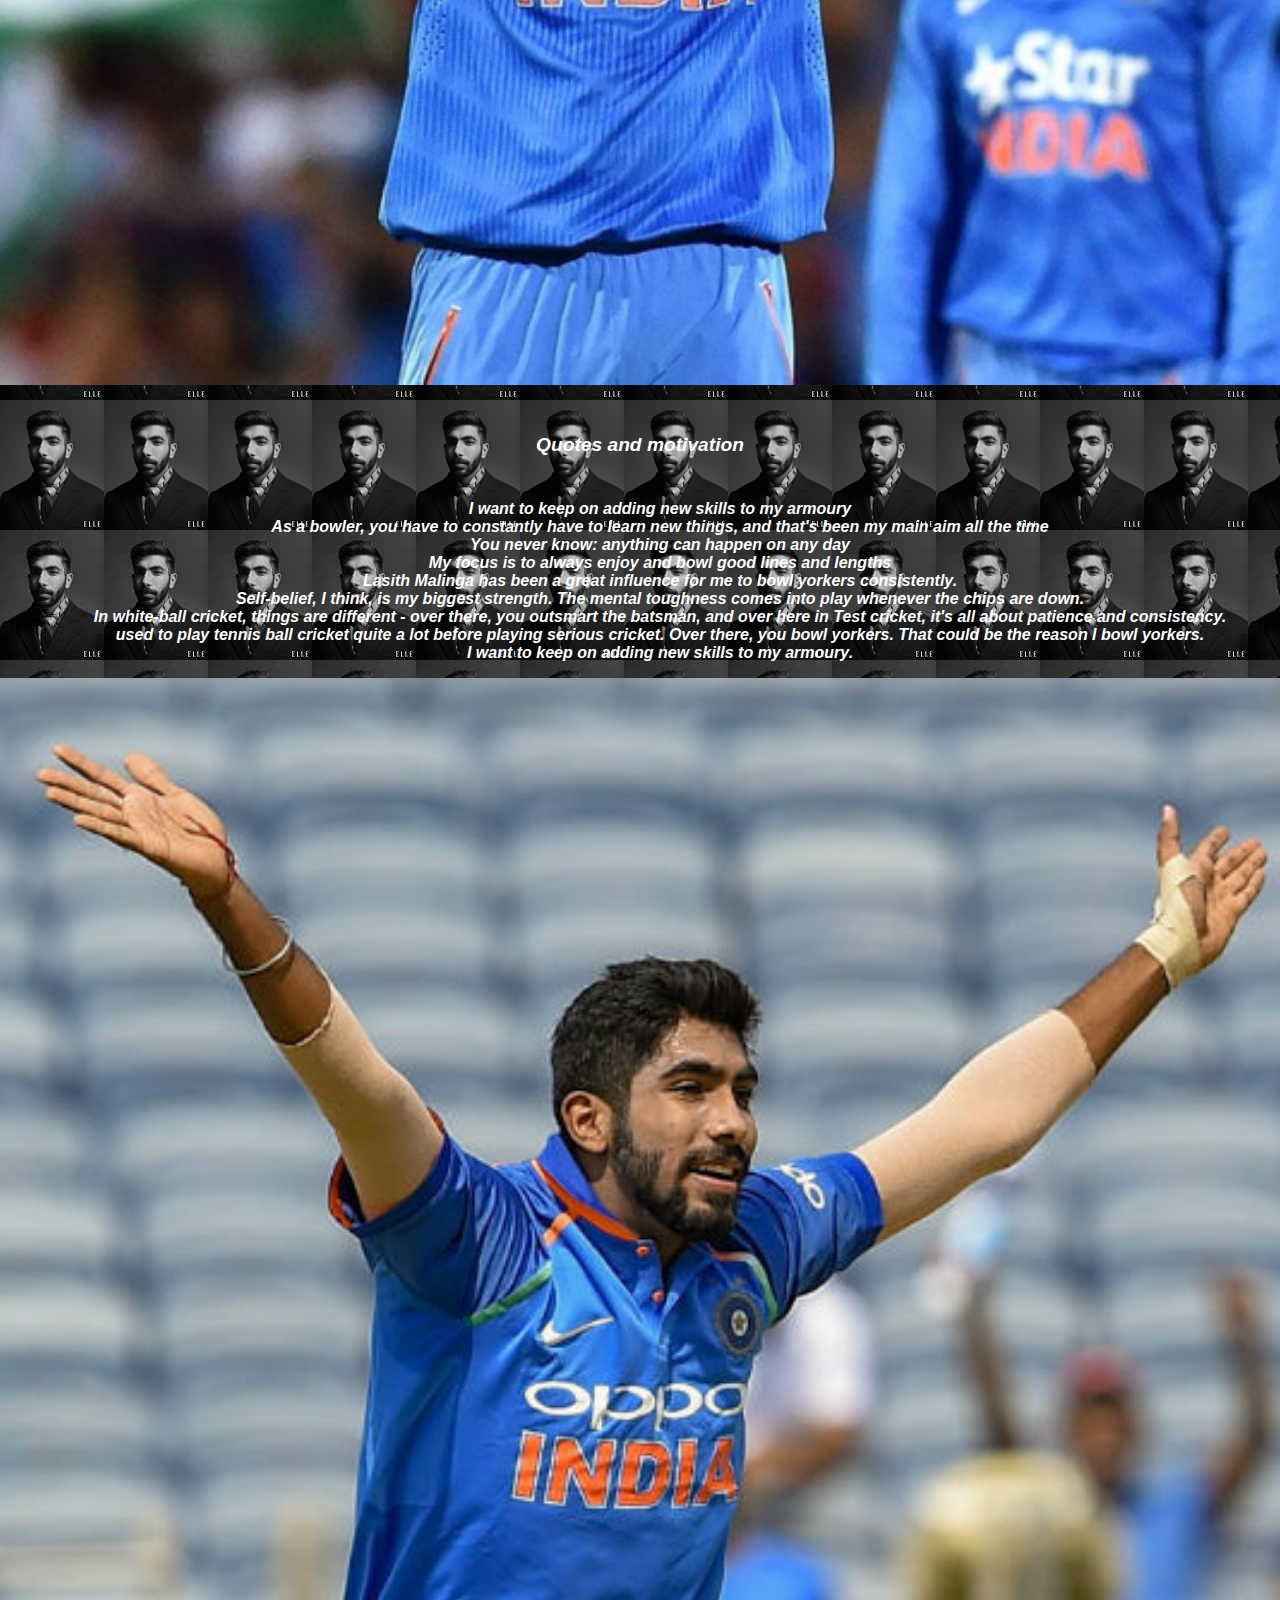
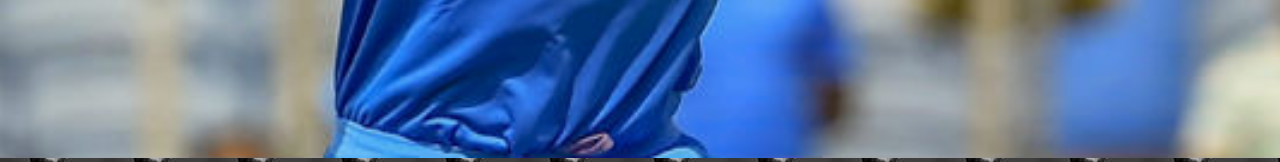
<file: about4.html>
<!DOCTYPE html>
<html lang="en">
<head>
    <meta charset="UTF-8">
    <meta name="viewport" content="width=device-width, initial-scale=1.0">
    <title> Bumrah</title>
    <link rel="stylesheet" href="styles/style.css">
</head>
<body class="rid">
    <img src="images/boom2.jpg" width="1440px">
    <h1> TEST MATCHES
    </h1>
    <table>
        
       <div class="SAN">
        <tr class="leo">
             
        <tr>
             <th>M</th>
             <th>Inn</th>
             <th>B</th>
             <th>Runs</th>
             <th>Wkts</th>
             <th>BBI</th>
             <th>BBM</th>
             <th>Econ</th>
             <th>Avg</th>
             <th>SR</th>
             <th>5W</th>
             <th>10W</th>
                </tr>

            <tr>
            <td>30</td>
            <td>58</td>
            <td>6268</td>
            <td>2815</td>
            <td>128</td>
            <td>6/27</td>
            <td>9/86</td>
            <td>2.69</td>
            <td>21.99</td>
             <td>48.97</td>
             <td>8</td>
             <td>0</td>
             
            </tr>
    </table>
    <h3>ODI MATCHES</h3>         
    <table>
        <tr> 
            <th>M</th>
            <th>M</th>
            <th>Inn</th>
            <th>B</th>
            <th>Runs</th>
            <th>Wkts</th>
            <th>BBI</th>
            <th>BBM</th>
            <th>Econ</th>
            <th>Avg</th>
            <th>SR</th>
            <th>5W</th>
            <th>10W</th>
        </tr>
        <tr>
            <td>79</td>
            <td>78</td>
            <td>4089</td>
            <td>3171</td>
            <td>131</td>
            <td>6/19</td>
            <td>6/19</td>
            <td>4.65</td>
            <td>24.21</td>
            <td>31.21</td>
            <td>2</td>
            <td>0</td>
            <td>0</td>
        </tr>
    </table>
    <h4>T20 MATCHES</h4>
    <table>
        <tr> 
            <th>M</th>
            <th>M</th>
            <th>Inn</th>
            <th>B</th>
            <th>Runs</th>
            <th>Wkts</th>
            <th>BBI</th>
            <th>BBM</th>
            <th>Econ</th>
            <th>Avg</th>
            <th>SR</th>
            <th>5W</th>
            <th>10W</th>
        </tr>
    <tr>
    <td>62</td>
    <td>61</td>
    <td>1331</td>
    <td>1455</td>
    <td>74</td>
    <td>3/11</td>
    <td>3/11</td>
    <td>6.56</td>
    <td>19.66</td>
    <td>17.99</td>
    <td>0</td>
    <td>0</td>
    <td>0</td>
    </tr>
    </table>
<div class="rashid">
    <img src="images/boom5.webp"width="1440px">
    <h2 class="MI">About Bumarah</h2>
    <pn class="MI">
        In an Indian team desperately searching for a death overs' bowler, Jasprit Bumrah came to the fore through the Indian Premier League, as a boon for cricket in the country.<br>
         The scantily-built pacer from Gujarat has managed to perfect the art of bowling inch-perfect yorkers as an understudy to Lasith Malinga as a part of the Mumbai Indians franchise and <br> has grown into an indispensable asset for the Indian team in the limited-overs format.
         Having been a consistent performer in the domestic circuit, Bumrah has been a menace to the batsmen at the Ranji level since his debut.
         His quick-arm action has made his variations almost indiscernible - starting from his slower deliveries to his reverse-swinging yorkers at the death. An injury kept him out of action for a while in the 2014/15 seasons but he returned and continued to perform unaffected by the injury break.A national call-up seemed to be just around the corner.<br>
         The inevitable call came at last as Bumrah travelled with the Indian team to Australia as an injury-replacement for Mohammad Shami, eventually making his debut in the dead rubber at the Sydney Cricket Ground. He has delivered consistent performances in coloured clothing and has since become an irreplaceable asset for his captain, consistently holding his nerve and becoming MS Dhoni's bowling counterpart as a last-over specialist for India. He went on to perform commendably for a young fast bowler in India's next world events - the ICC Champions' Trophy in 2017, where he only took 4 wickets in 5 matches, but conceded at an economy rate of just 5 runs an over, particularly impressive for a death overs' specialist.
         Only one question remained. Can Bumrah become an effective Test bowler? He has shown appetite and ability for red-ball cricket, bowling Gujarat to their maiden Ranji Trophy title, in 2016-17. However, the Kookaburra ball posed a whole new challenge. He was handed the elusive Test cap in January 2018 in South Africa, and showed his adaptability with his skiddy nippers and unpredictable scrambled-seamers, proving to be the find of the tour for India - in other words, a good start in Tests for the versatile Bumrah.
    </p>
<div class="RCB">
    <img class="biggie" src="images/broski.webp"width="1200px">
    <h5>RECORDS</h5>
    <p>
<ul>

<li>Test matches<br>

    Most consecutive ducks
    (6th)
    Most consecutive ducks (3)
    bowling analyses in an innings (5/7)

</li>


<li>>One-Day Internationals<br>

    Fastest to 100 wickets
    10th<br>
    Fastest to 100 wickets (57)
    </li>
<li>One-Day Internationals<br>
Most maidens in an innings
(2nd)<br>
Most maidens in an innings (2)</li>

<li>Twenty20 Internationals<br>
    Most wickets taken bowled 7th
Most wickets taken bowled (29)</li>

<li>Twenty20 Internationals<br>
Most bowls bowled in a year (1111)</li>
</ul>

    </p>
</div>

</div>
<div class="MI">
    <img src="images/boom6.jpg"width="1430px">
    <h6 class="an"> Quotes and motivation</h6>
  <p>
    <ul>
        <li>
            I want to keep on adding new skills to my armoury<br>
As a bowler, you have to constantly have to learn new things, and that's been my main aim all the time<br>
You never know: anything can happen on any day<br>
My focus is to always enjoy and bowl good lines and lengths<br>
Lasith Malinga has been a great influence for me to bowl yorkers consistently.<br>
Self-belief, I think, is my biggest strength. The mental toughness comes into play whenever the chips are down.<br>
In white-ball cricket, things are different - over there, you outsmart the batsman, and over here in Test cricket, it's all about patience and consistency.<br>
used to play tennis ball cricket quite a lot before playing serious cricket. Over there, you bowl yorkers. That could be the reason I bowl yorkers.<br>
I want to keep on adding new skills to my armoury.
        </li>
        
    </ul>
  </p>
  <img src="images/boom7.jpg" width="1440px">
</div>



</div>
</div>
</body>
</html>
</file>
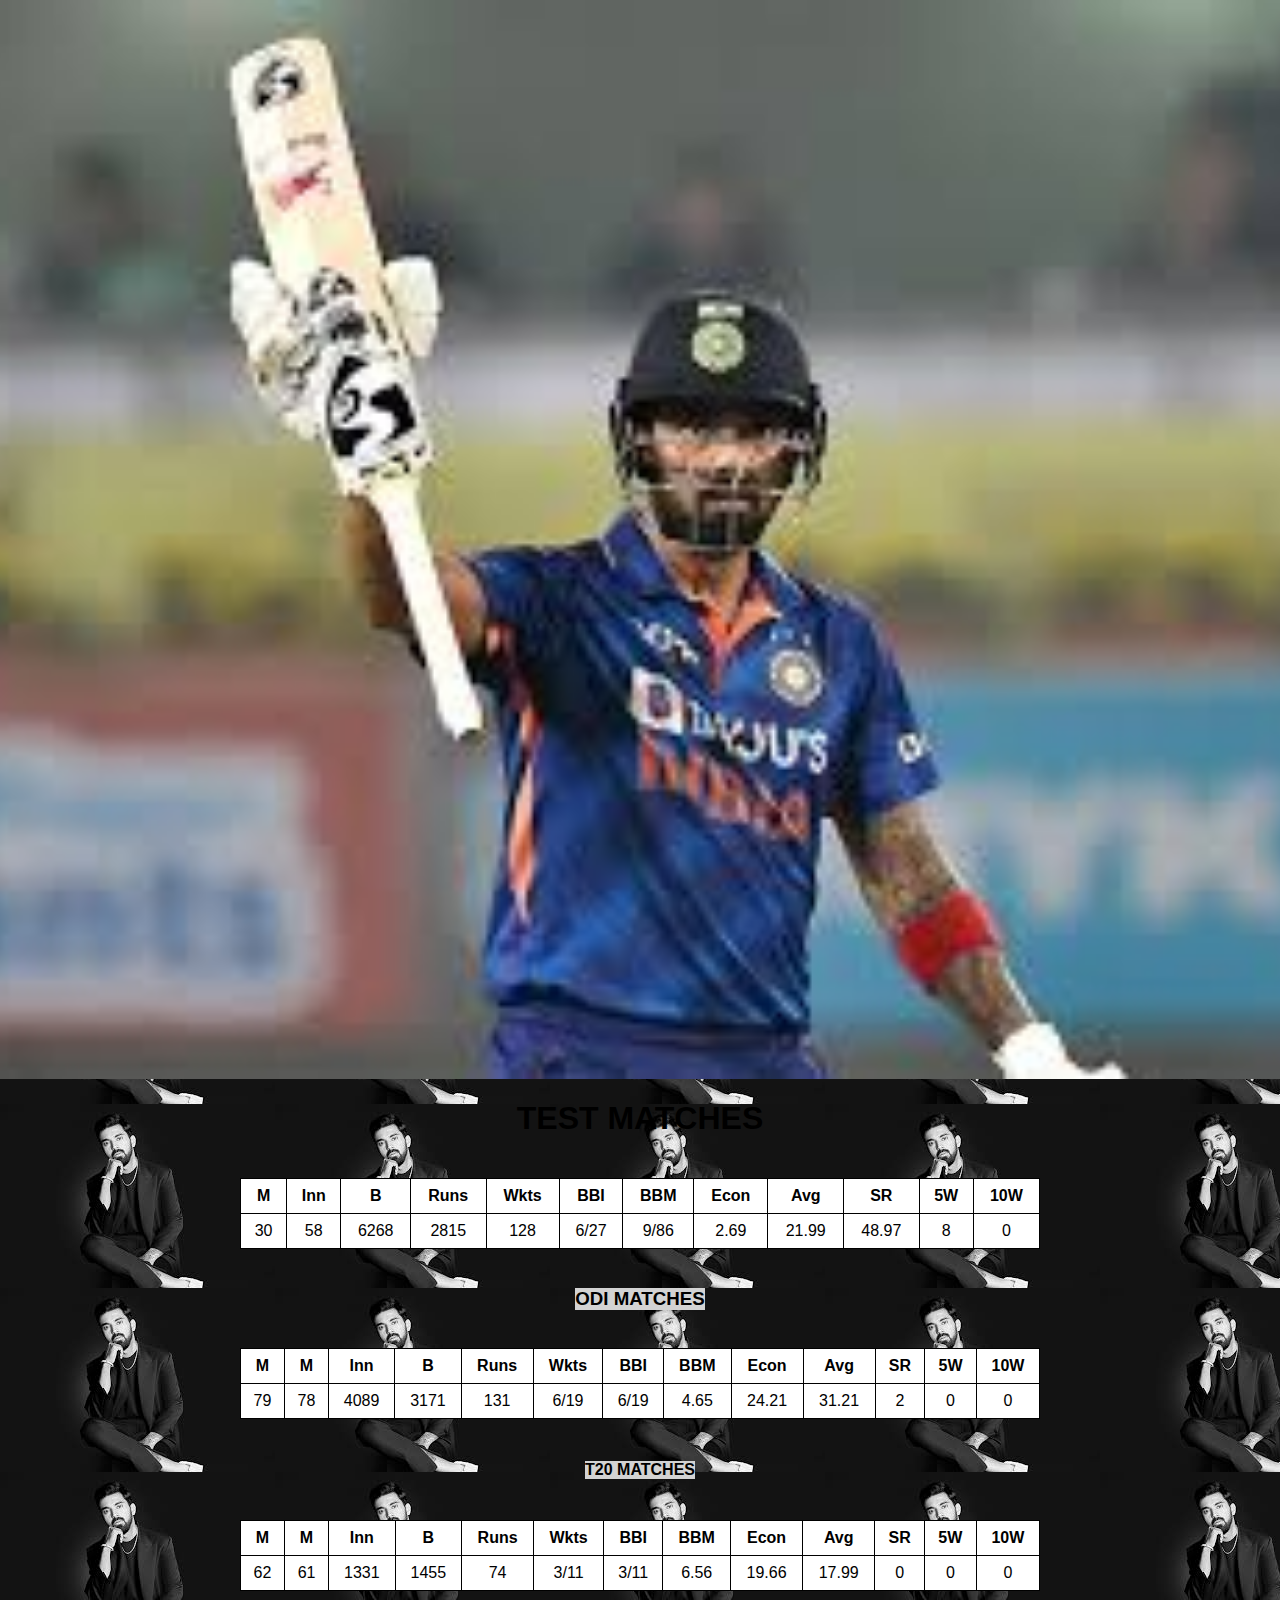
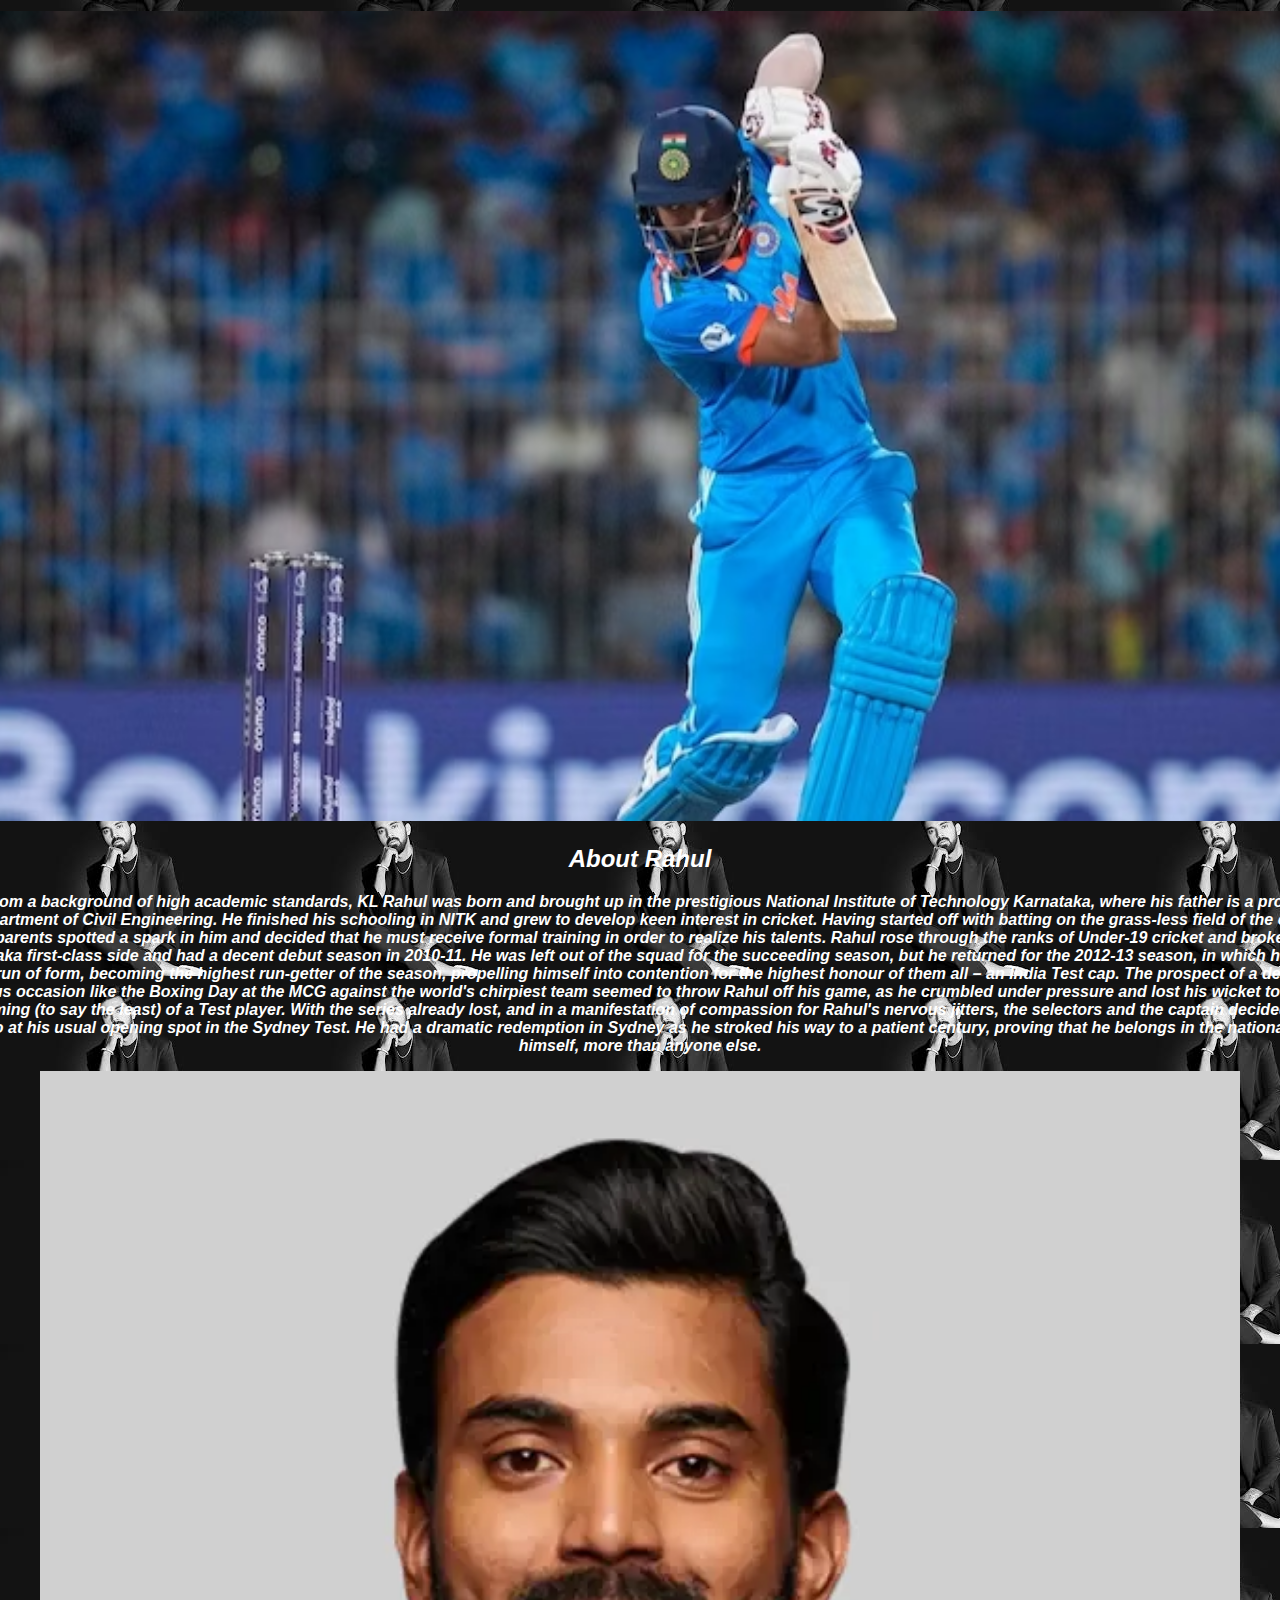
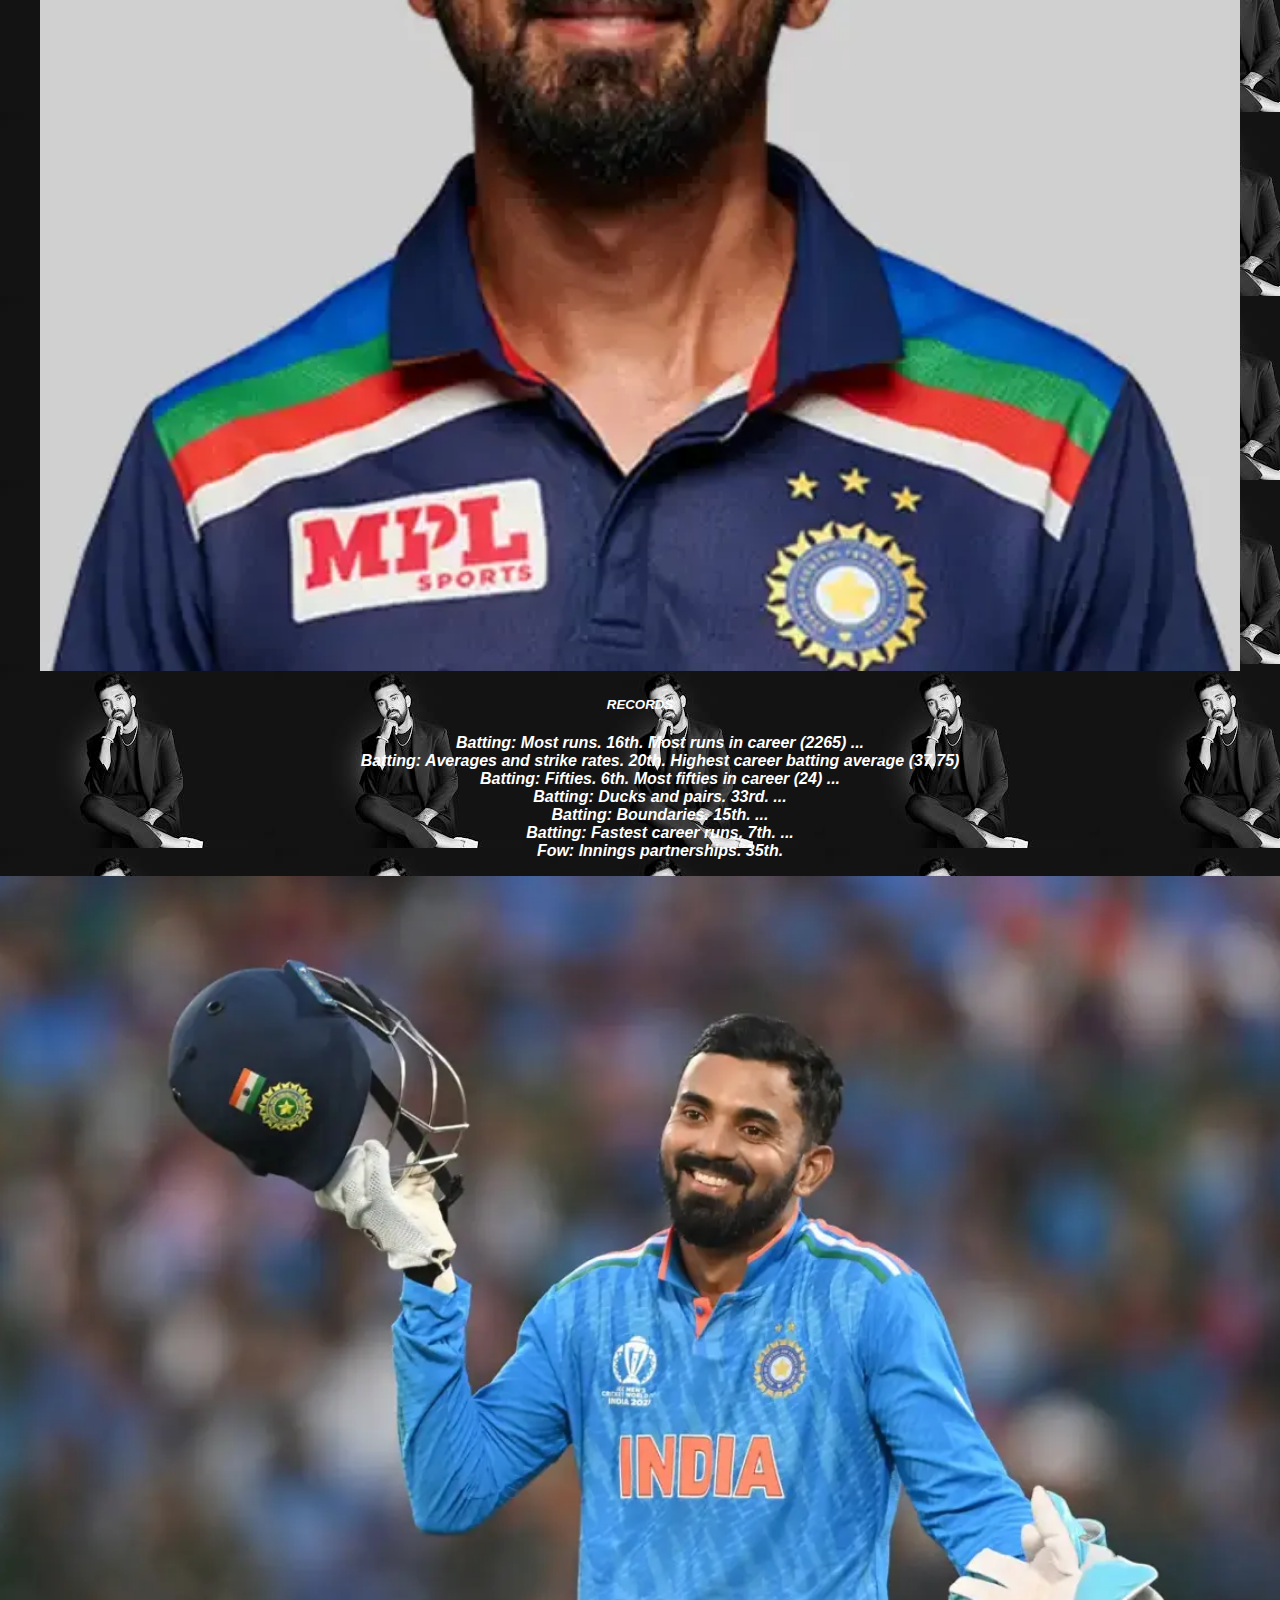
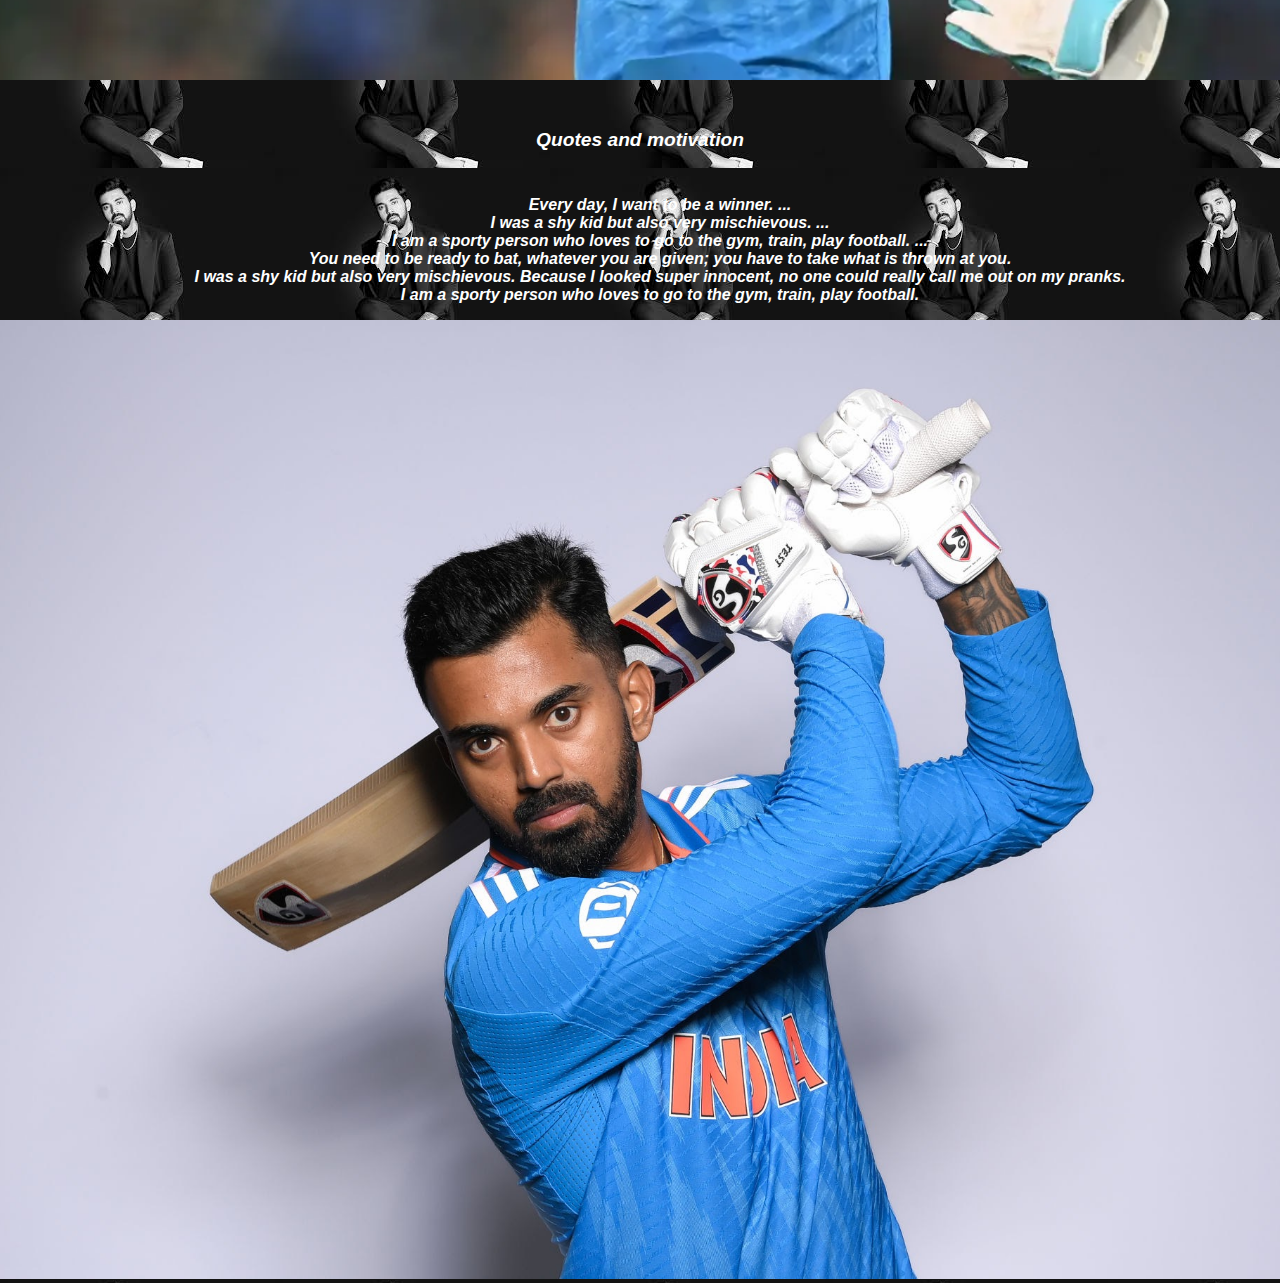
<file: about5.html>
<!DOCTYPE html>
<html lang="en">
<head>
    <meta charset="UTF-8">
    <meta name="viewport" content="width=device-width, initial-scale=1.0">
    <title> Bumrah</title>
    <link rel="stylesheet" href="styles/style.css">
</head>
<body class="nah">
    <img src="images/classy6.jpg" width="1440px">
    <h1> TEST MATCHES
    </h1>
    <table>
        
       <div class="SAN">
        <tr class="leo">
             
        <tr>
             <th>M</th>
             <th>Inn</th>
             <th>B</th>
             <th>Runs</th>
             <th>Wkts</th>
             <th>BBI</th>
             <th>BBM</th>
             <th>Econ</th>
             <th>Avg</th>
             <th>SR</th>
             <th>5W</th>
             <th>10W</th>
                </tr>

            <tr>
            <td>30</td>
            <td>58</td>
            <td>6268</td>
            <td>2815</td>
            <td>128</td>
            <td>6/27</td>
            <td>9/86</td>
            <td>2.69</td>
            <td>21.99</td>
             <td>48.97</td>
             <td>8</td>
             <td>0</td>
             
            </tr>
    </table>
    <h3>ODI MATCHES</h3>         
    <table>
        <tr> 
            <th>M</th>
            <th>M</th>
            <th>Inn</th>
            <th>B</th>
            <th>Runs</th>
            <th>Wkts</th>
            <th>BBI</th>
            <th>BBM</th>
            <th>Econ</th>
            <th>Avg</th>
            <th>SR</th>
            <th>5W</th>
            <th>10W</th>
        </tr>
        <tr>
            <td>79</td>
            <td>78</td>
            <td>4089</td>
            <td>3171</td>
            <td>131</td>
            <td>6/19</td>
            <td>6/19</td>
            <td>4.65</td>
            <td>24.21</td>
            <td>31.21</td>
            <td>2</td>
            <td>0</td>
            <td>0</td>
        </tr>
    </table>
    <h4>T20 MATCHES</h4>
    <table>
        <tr> 
            <th>M</th>
            <th>M</th>
            <th>Inn</th>
            <th>B</th>
            <th>Runs</th>
            <th>Wkts</th>
            <th>BBI</th>
            <th>BBM</th>
            <th>Econ</th>
            <th>Avg</th>
            <th>SR</th>
            <th>5W</th>
            <th>10W</th>
        </tr>
    <tr>
    <td>62</td>
    <td>61</td>
    <td>1331</td>
    <td>1455</td>
    <td>74</td>
    <td>3/11</td>
    <td>3/11</td>
    <td>6.56</td>
    <td>19.66</td>
    <td>17.99</td>
    <td>0</td>
    <td>0</td>
    <td>0</td>
    </tr>
    </table>
<div class="rashid">
    <img src="images/classy 3.avif"width="1440px">
    <h2 class="MI">About Rahul </h2>
    <pn class="MI">
        Hailing from a background of high academic standards, KL Rahul was born and brought up in the prestigious National Institute of Technology Karnataka, where his father is a professor in the department of Civil Engineering. He finished his schooling in NITK and grew to develop keen interest in cricket. Having started off with batting on the grass-less field of the college, Rahul's parents spotted a spark in him and decided that he must receive formal training in order to realize his talents.

Rahul rose through the ranks of Under-19 cricket and broke into the Karnataka first-class side and had a decent debut season in 2010-11. He was left out of the squad for the succeeding season, but he returned for the 2012-13 season, in which he had a prolific run of form, becoming the highest run-getter of the season, propelling himself into contention for the highest honour of them all – an India Test cap.

The prospect of a debut on a momentous occasion like the Boxing Day at the MCG against the world's chirpiest team seemed to throw Rahul off his game, as he crumbled under pressure and lost his wicket to two shots unbecoming (to say the least) of a Test player. With the series already lost, and in a manifestation of compassion for Rahul's nervous jitters, the selectors and the captain decided to give Rahul a go at his usual opening spot in the Sydney Test. He had a dramatic redemption in Sydney as he stroked his way to a patient century, proving that he belongs in the national side – to himself, more than anyone else.

    </p>
<div class="RCB">
    <img class="biggie" src="images/classy 5.webp"width="1200px">
    <h5>RECORDS</h5>
    <p>
<ul>Batting: Most runs. 16th. Most runs in career (2265) ...<br>
    Batting: Averages and strike rates. 20th. Highest career batting average (37.75)<br>
    Batting: Fifties. 6th. Most fifties in career (24) ...<br>
    Batting: Ducks and pairs. 33rd. ...<br>
    Batting: Boundaries. 15th. ...<br>
    Batting: Fastest career runs. 7th. ...<br>
    Fow: Innings partnerships. 35th.</ul>


    </p>
</div>

</div>
<div class="MI">
    <img src="images/classy.webp"width="1430px">
    <h6 class="an"> Quotes and motivation</h6>
  <p>
    <ul>
        <li>
            Every day, I want to be a winner. ...<br>
I was a shy kid but also very mischievous. ...<br>

I am a sporty person who loves to go to the gym, train, play football. ...<br>
You need to be ready to bat, whatever you are given; you have to take what is thrown at you.<br>
I was a shy kid but also very mischievous. Because I looked super innocent, no one could really call me out on my pranks.<br>
I am a sporty person who loves to go to the gym, train, play football.<br>
        </li>
        
    </ul>
  </p>
  <img src="images/classy 2.jpg" width="1440px">
</div>



</div>
</div>
</body>
</html>
</file>
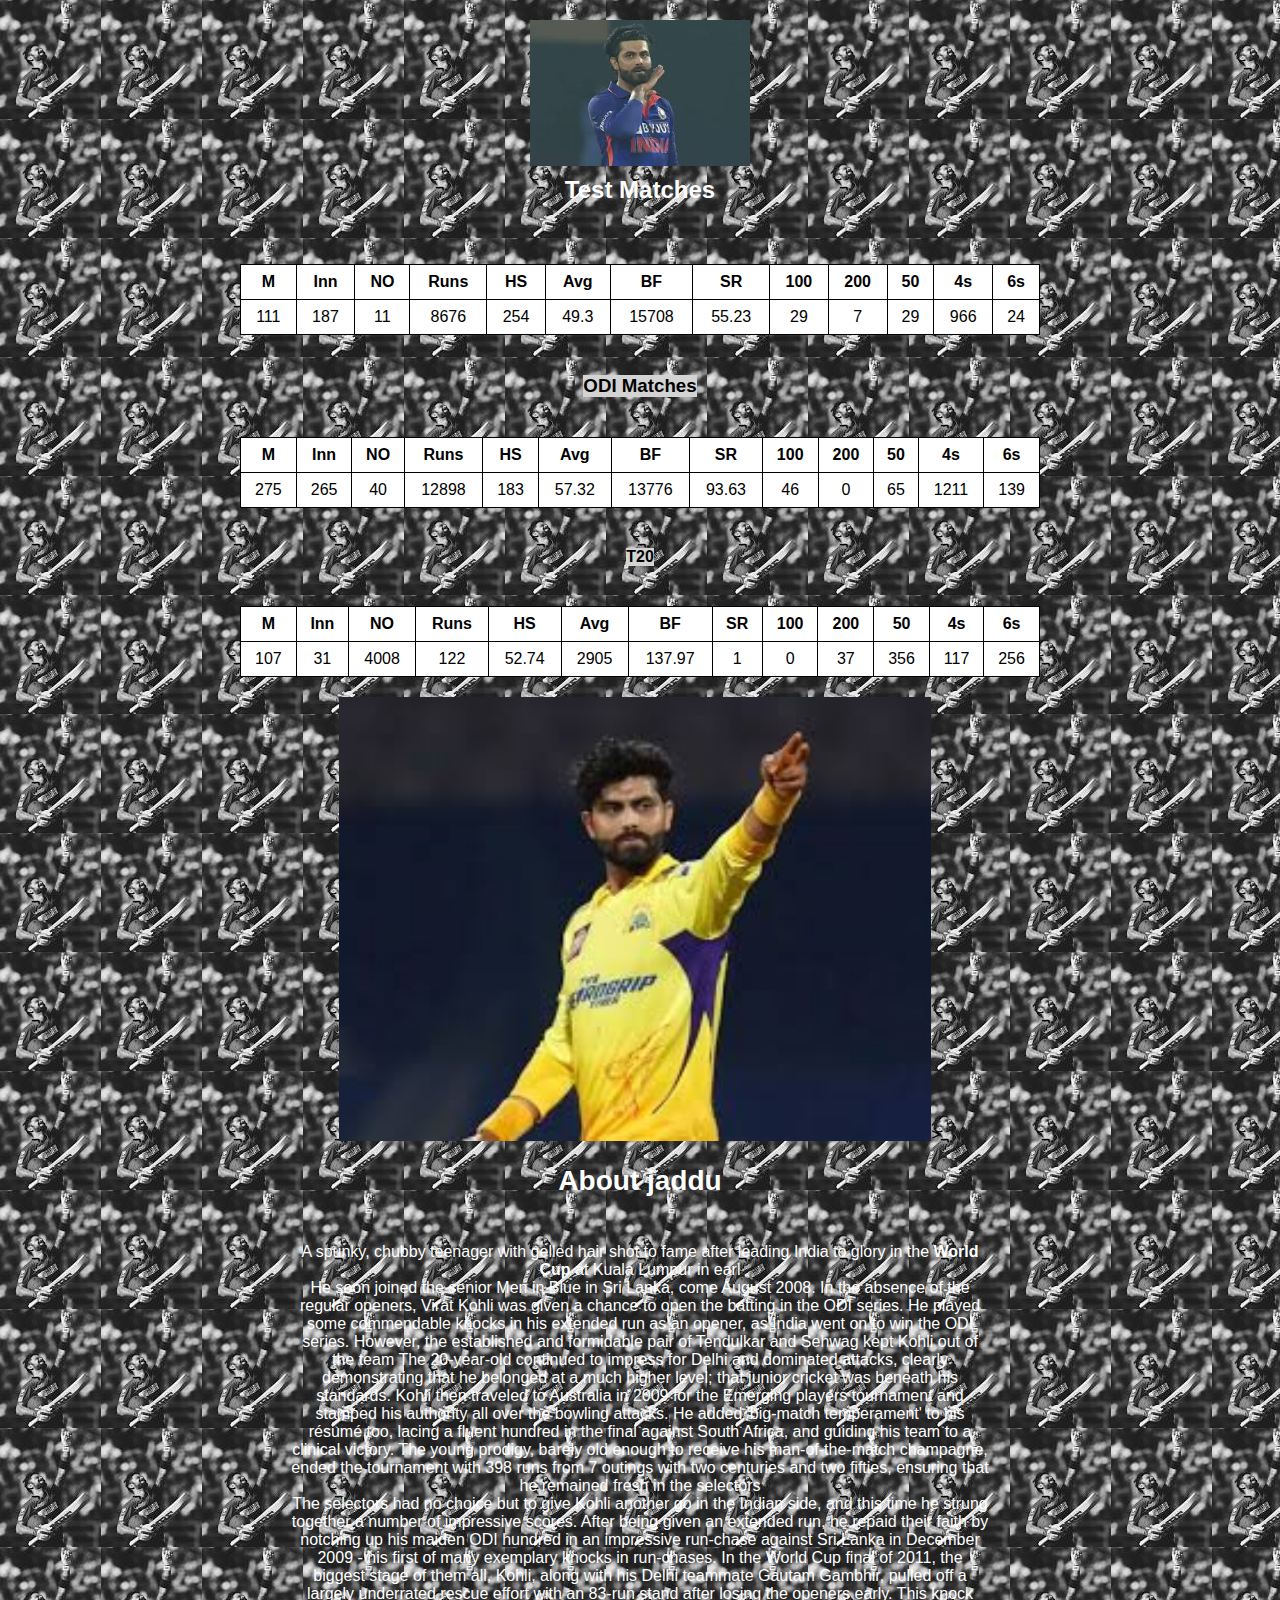
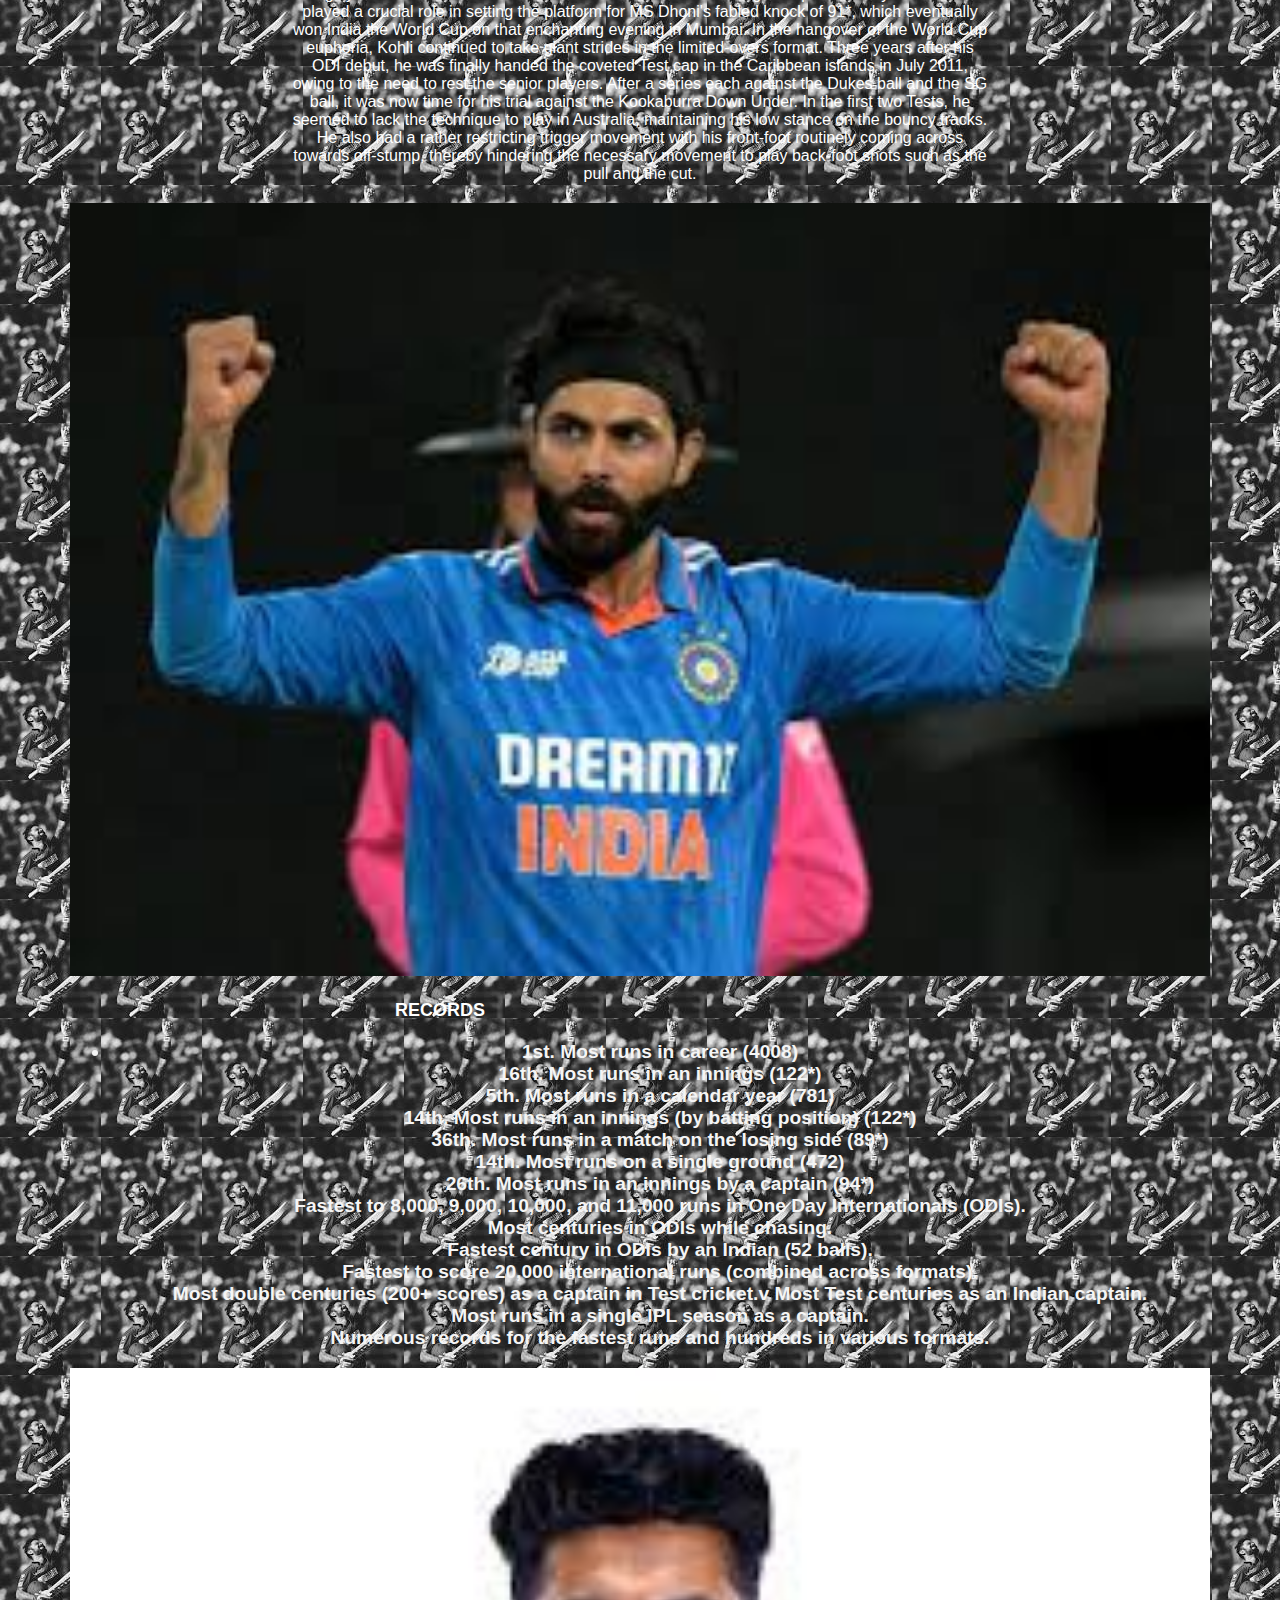
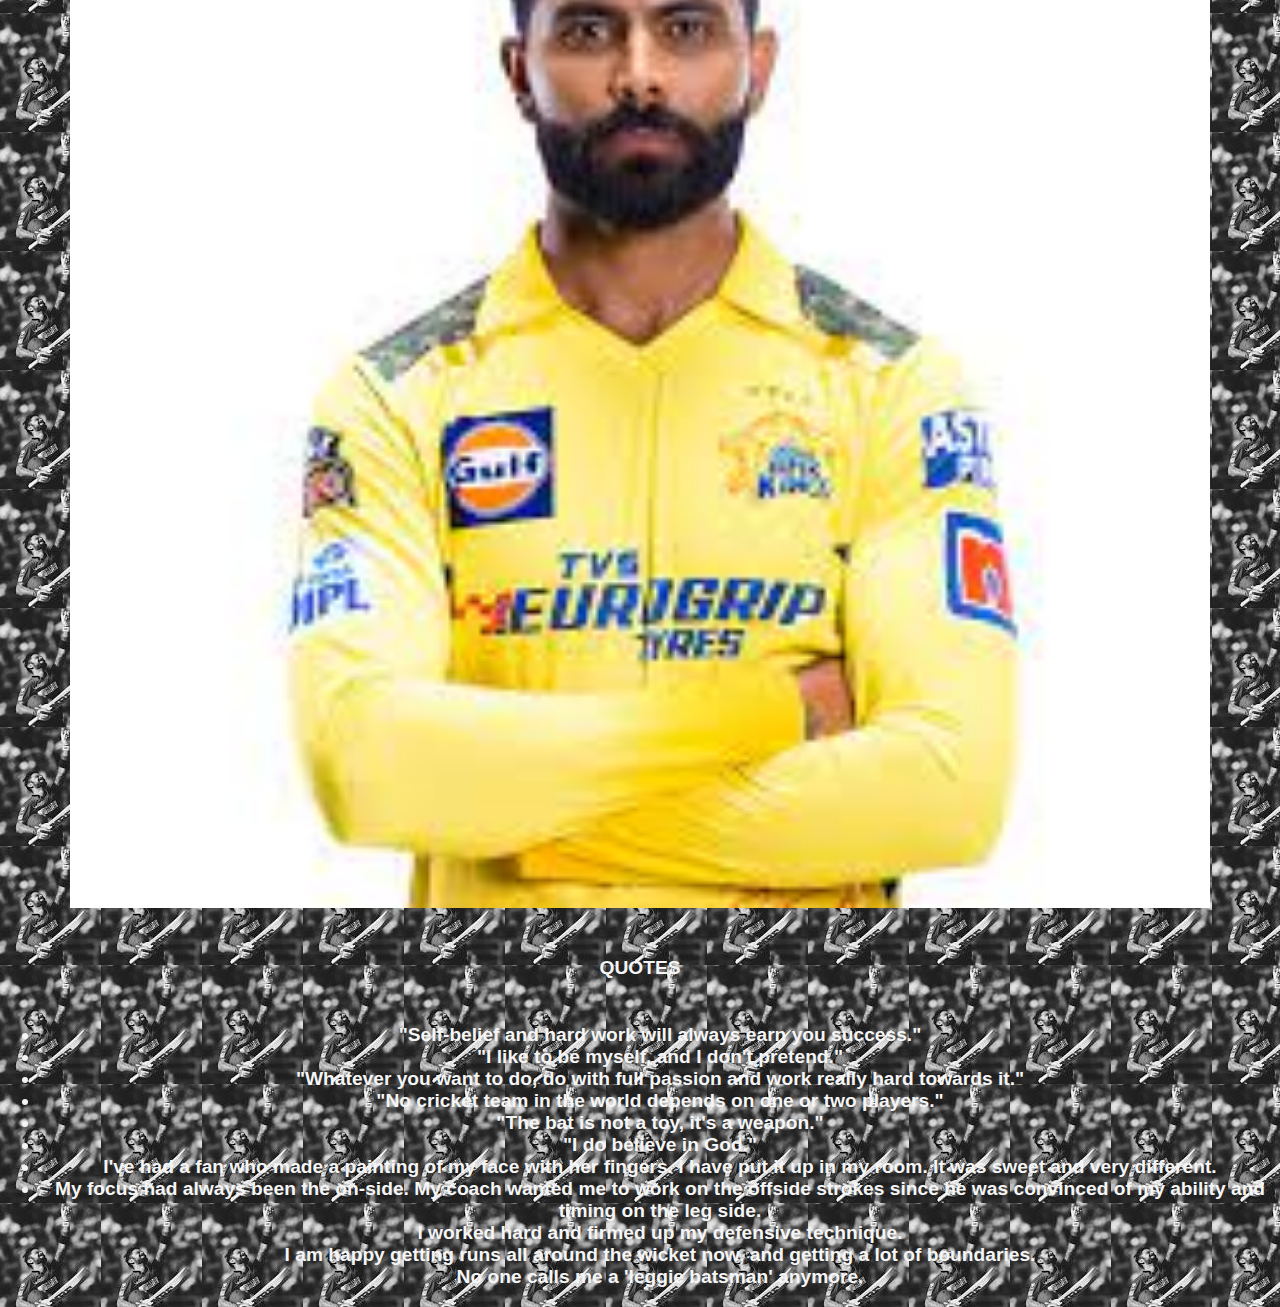
<file: about6.html>
<!DOCTYPE html>
<html lang="en">
<head>
    <meta charset="UTF-8">
    <meta name="viewport" content="width=device-width, initial-scale=1.0">
    <title>Virat Kohli</title>
    <link rel="stylesheet" href="styles/style.css"/>
    <body class="puspa">
        <div class="virat">
            <img class="nama" src="images/sir 2.jpg" alt="Virat Kohli" height="1200">
           
            <h2 class="third">Test Matches</h2>
        </div>
    
        <table>
            <tr>
                    <th>M</th>
                      <th>Inn</th>
                      <th>NO</th>
                      <th>Runs</th>
                      <th>HS</th>
                      <th>Avg</th>
                      <th>BF</th>
                      <th>SR</th>
                      <th>100</th>
                      <th>200</th>
                      <th>50</th>
                      <th>4s</th>
                      <th>6s</th>
                    </tr>
                    <tr class="silver">
                      <td>111</td>
                      <td>187</td>
                      <td>11</td>
                      <td>8676</td>
                      <td>254</td>
                      <td>49.3</td>
                      <td>15708</td>
                      <td>55.23</td>
                      <td>29</td>
                      <td>7</td>
                      <td>29</td>
                      <td>966</td>
                      <td>24</td>
                    </tr>
        </table>
    
        <h3 class="move">ODI Matches</h3>
        <table class="vankkam">
                    <tr>
                <th>M</th>
                <th>Inn</th>
                <th>NO</th>
                <th>Runs</th>
                <th>HS</th>
                <th>Avg</th>
                <th>BF</th>
                <th>SR</th>
                <th>100</th>
                <th>200</th>
                <th>50</th>
                <th>4s</th>
                <th>6s</th>
    
            </tr>
            <tr class="blue">
                <td>275</td>
                <td>265</td>
                <td>40</td>
                <td>12898</td>
                <td>183</td>
                <td>57.32</td>
                <td>13776</td>
                <td>93.63</td>
                <td>46</td>
                <td>0</td>
                <td>65</td>
                <td>1211</td>
                <td>139</td>
            
        </table>
    
        <h4 class="adra">T20</h4>
        <table>
            
                       <tr>
                    <th>M</th>
                    <th>Inn</th>
                    <th>NO</th>
                    <th>Runs</th>
                    <th>HS</th>
                    <th>Avg</th>
                    <th>BF</th>
                    <th>SR</th>
                    <th>100</th>
                    <th>200</th >
                    <th>50</th>
                    <th>4s</th>
                    <th>6s</th>
                </tr>
                <tr class="white">
                    <td>107</td>
                    <td>31</td>
            <td>4008</td>
            <td>122</td>
            <td>52.74</td>
            <td>2905</td>
            <td>137.97</td>
            <td>1</td>
            <td>0</td>
            <td>37</td>
            <td>356</td>
            <td>117</td>
            <td>256</td>
                    </tr>
        </table>
    
        <div class="happy">
            <img class="sad" src="images/sir 4.jpg" alt="Sad Image"width="1140">>
            
            <h5 class="nine">About jaddu</h5>
            <p class="cmon">A spunky, chubby teenager with gelled hair shot to fame after leading India to glory in the <strong> World Cup</strong> at Kuala Lumpur in earl<br>He soon joined the senior Men in Blue in Sri Lanka, come August 2008. In the absence of the regular openers, Virat Kohli was given a chance to open the batting in the ODI series. He played some commendable knocks in his extended run as an opener, as India went on to win the ODI series. However, the established and formidable pair of Tendulkar and Sehwag kept Kohli out of the team

                The 20-year-old continued to impress for Delhi and dominated attacks, clearly demonstrating that he belonged at a much higher level; that junior cricket was beneath his standards. Kohli then traveled to Australia in 2009 for the Emerging players tournament and stamped his authority all over the bowling attacks. He added 'big-match temperament' to his résumé too, lacing a fluent hundred in the final against South Africa, and guiding his team to a clinical victory. The young prodigy, barely old enough to receive his man-of-the-match champagne, ended the tournament with 398 runs from 7 outings with two centuries and two fifties, ensuring that he remained fresh in the selectors<br>The selectors had no choice but to give Kohli another go in the Indian side, and this time he strung together a number of impressive scores. After being given an extended run, he repaid their faith by notching up his maiden ODI hundred in an impressive run-chase against Sri Lanka in December 2009 - his first of many exemplary knocks in run-chases. In the World Cup final of 2011, the biggest stage of them all, Kohli, along with his Delhi teammate Gautam Gambhir, pulled off a largely underrated rescue effort with an 83-run stand after losing the openers early. This knock played a crucial role in setting the platform for MS Dhoni's fabled knock of 91*, which eventually won India the World Cup on that enchanting evening in Mumbai.

                In the hangover of the World Cup euphoria, Kohli continued to take giant strides in the limited-overs format. Three years after his ODI debut, he was finally handed the coveted Test cap in the Caribbean islands in July 2011, owing to the need to rest the senior players. After a series each against the Dukes ball and the SG ball, it was now time for his trial against the Kookaburra Down Under. In the first two Tests, he seemed to lack the technique to play in Australia, maintaining his low stance on the bouncy tracks. He also had a rather restricting trigger movement with his front-foot routinely coming across towards off-stump, thereby hindering the necessary movement to play back-foot shots such as the pull and the cut.</p>
        </div>
    <div class="ten">
        <img src="images/sir 1.jpg"width="1140">
        <h6 class="ops">RECORDS</h6>
        <p>
            <ul class="kn">
                <li><strong>1st. Most runs in career (4008)<br>
                    16th. Most runs in an innings (122*)<br>
                    5th. Most runs in a calendar year (781)<br>
                    14th. Most runs in an innings (by batting position) (122*)<br>
                    36th. Most runs in a match on the losing side (89*)<br>
                    14th. Most runs on a single ground (472)<br>
                    26th. Most runs in an innings by a captain (94*)<br>
                    Fastest to 8,000, 9,000, 10,000, and 11,000 runs in One Day Internationals (ODIs).<br>
                    Most centuries in ODIs while chasing.<br>
                    Fastest century in ODIs by an Indian (52 balls).<br>
                    Fastest to score 20,000 international runs (combined across formats).<br>
                    Most double centuries (200+ scores) as a captain in Test cricket.v
                    Most Test centuries as an Indian captain.<br>
                
                    Most runs in a single IPL season as a captain.<br>
                    Numerous records for the fastest runs and hundreds in various formats.</strong></li>
            </ul>
        </p>
    </div>
    <div class="gayle">
        <img src="images/sir 3.jpg"width="1140px">
        <h6 class="superman">QUOTES</h6>
        <p><ul class="kn">
           <strong>
            <li>"Self-belief and hard work will always earn you success."</li>
            <li>"I like to be myself, and I don't pretend."</li>
            <li>"Whatever you want to do, do with full passion and work really hard towards it."</li>
            <li>"No cricket team in the world depends on one or two players."</li>
            <li>"The bat is not a toy, it's a weapon."</li>
            <li>"I do believe in God."</li>
            <li>I've had a fan who made a painting of my face with her fingers. I have put it up in my room. It was sweet and very different.</li>
            <li>My focus had always been the on-side. My coach wanted me to work on the offside strokes since he was convinced of my ability and timing on the leg side.
             <br> I worked hard and firmed up my defensive technique.
                 <br>I am happy getting runs all around the wicket now, and getting a lot of boundaries.
                 <br>No one calls me a 'leggie batsman' anymore.</li>
          </strong>
          </ul>
          </p>
    </div>
    </body>
    </html>
</file>
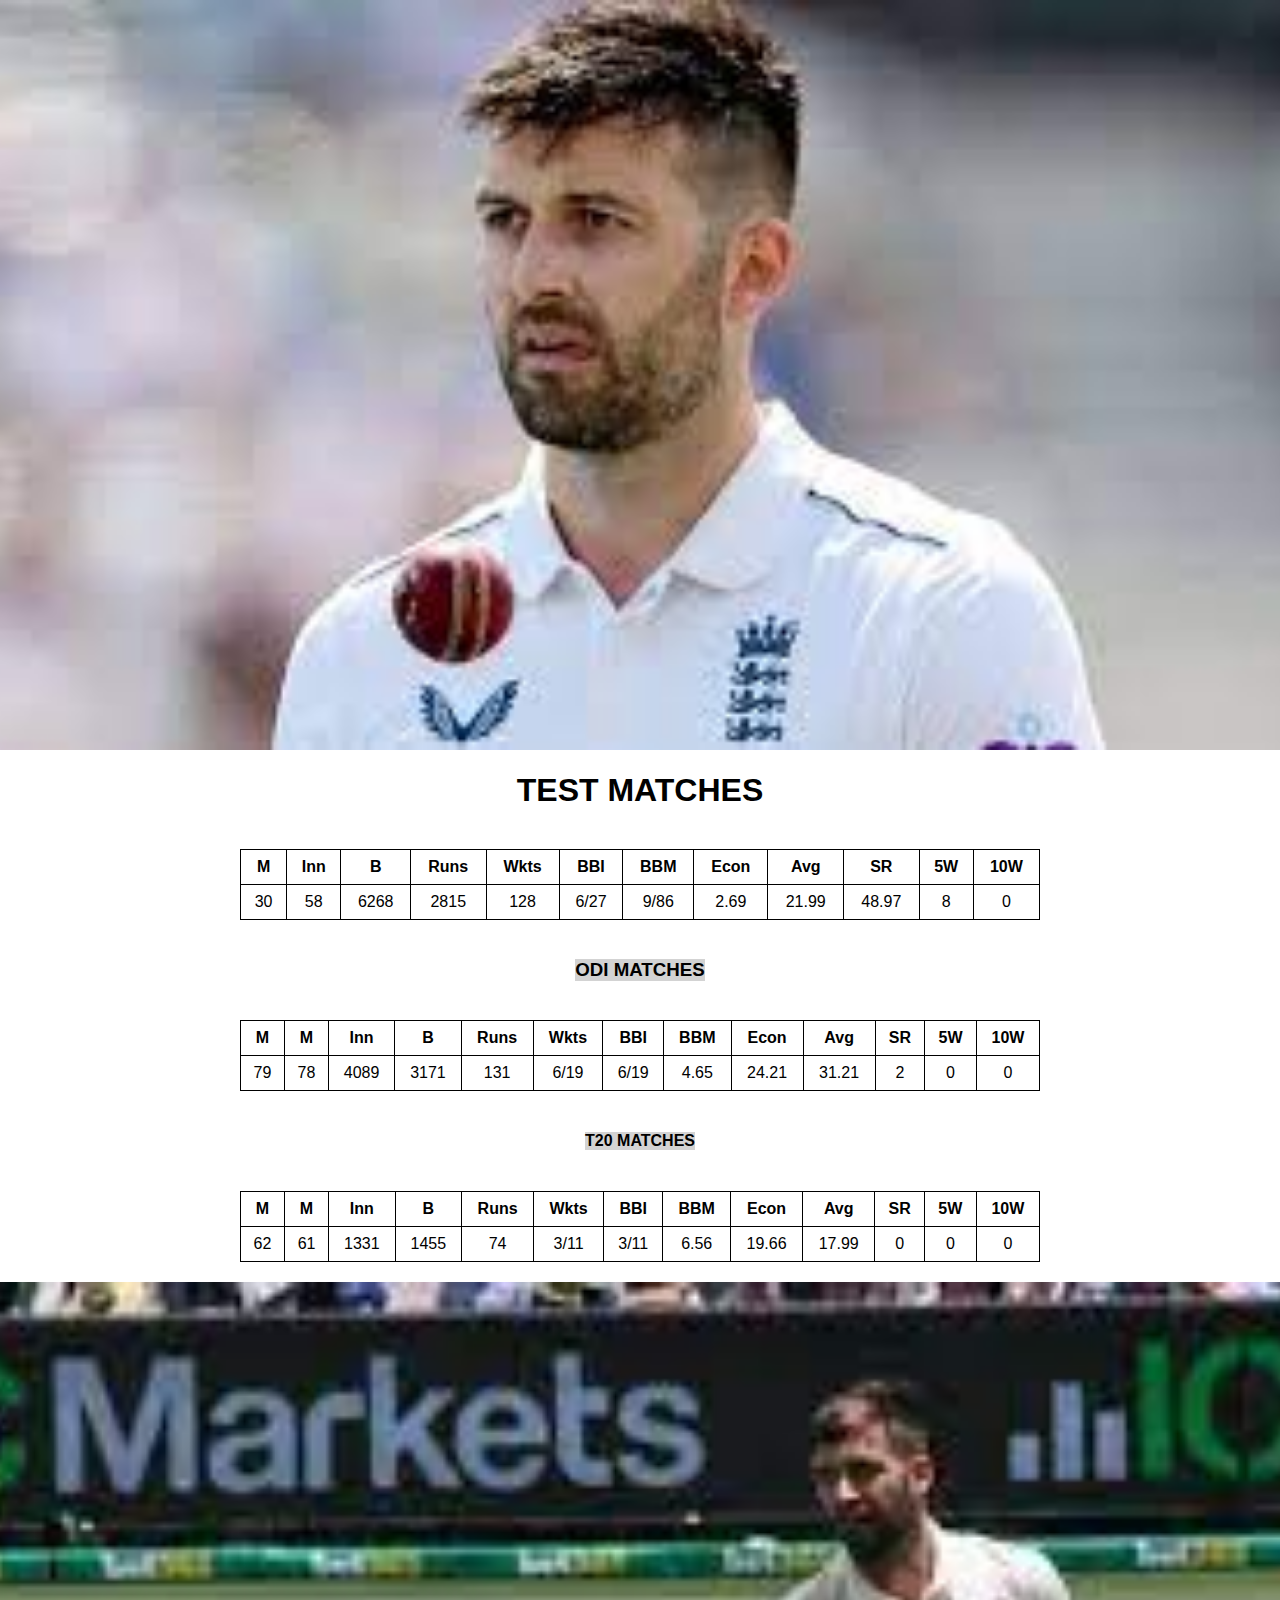
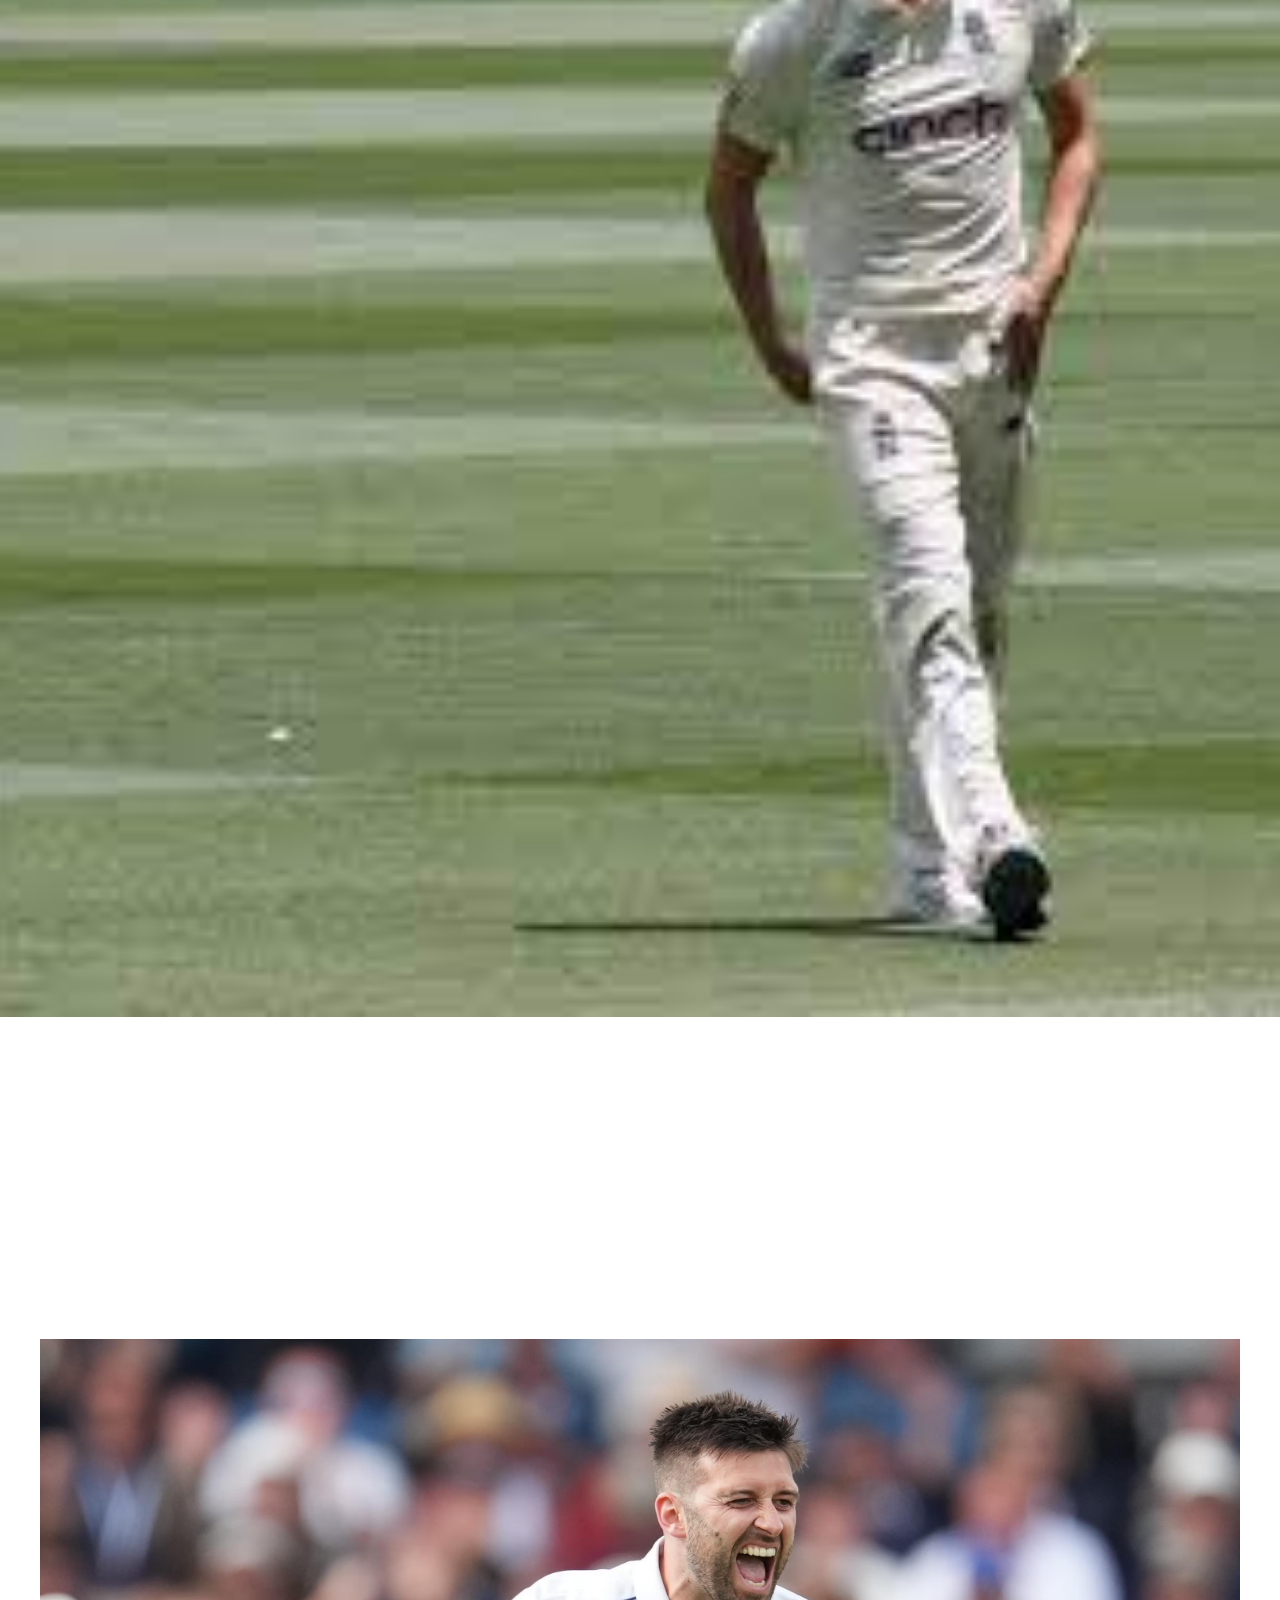
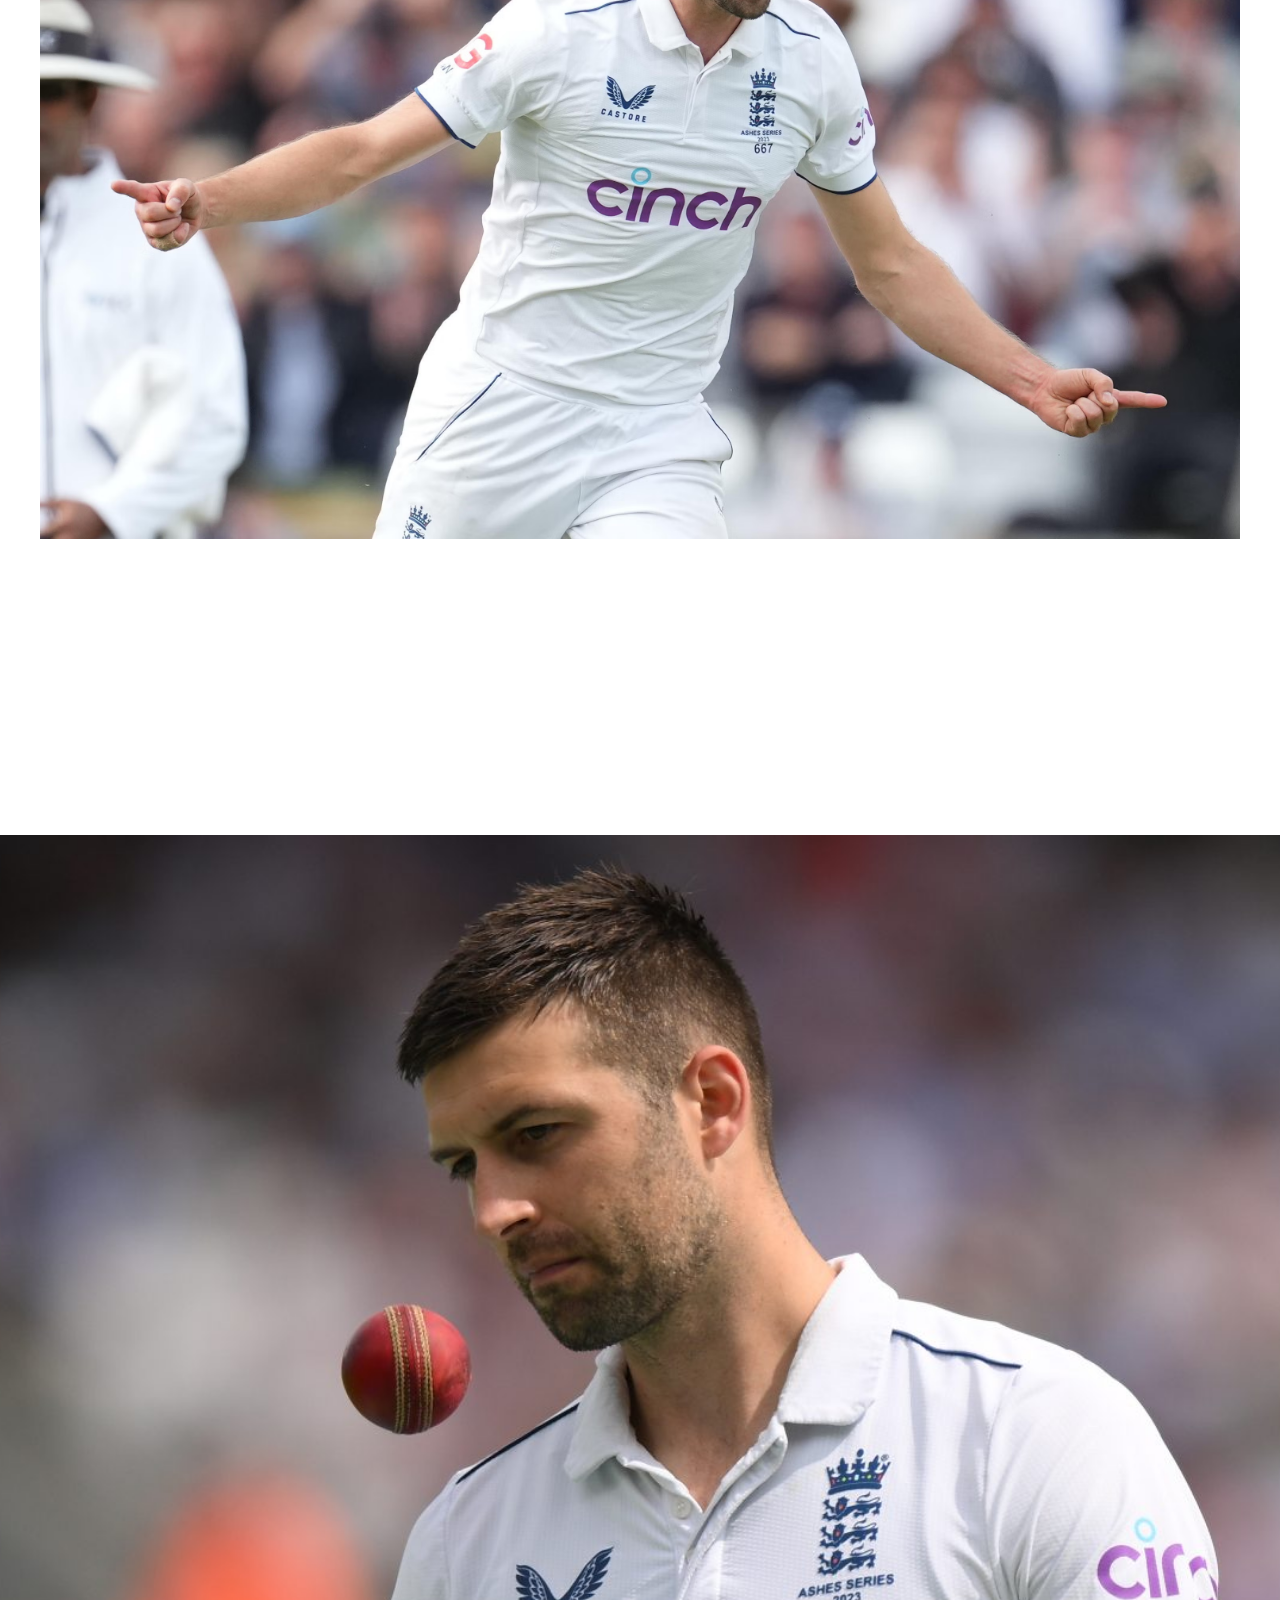
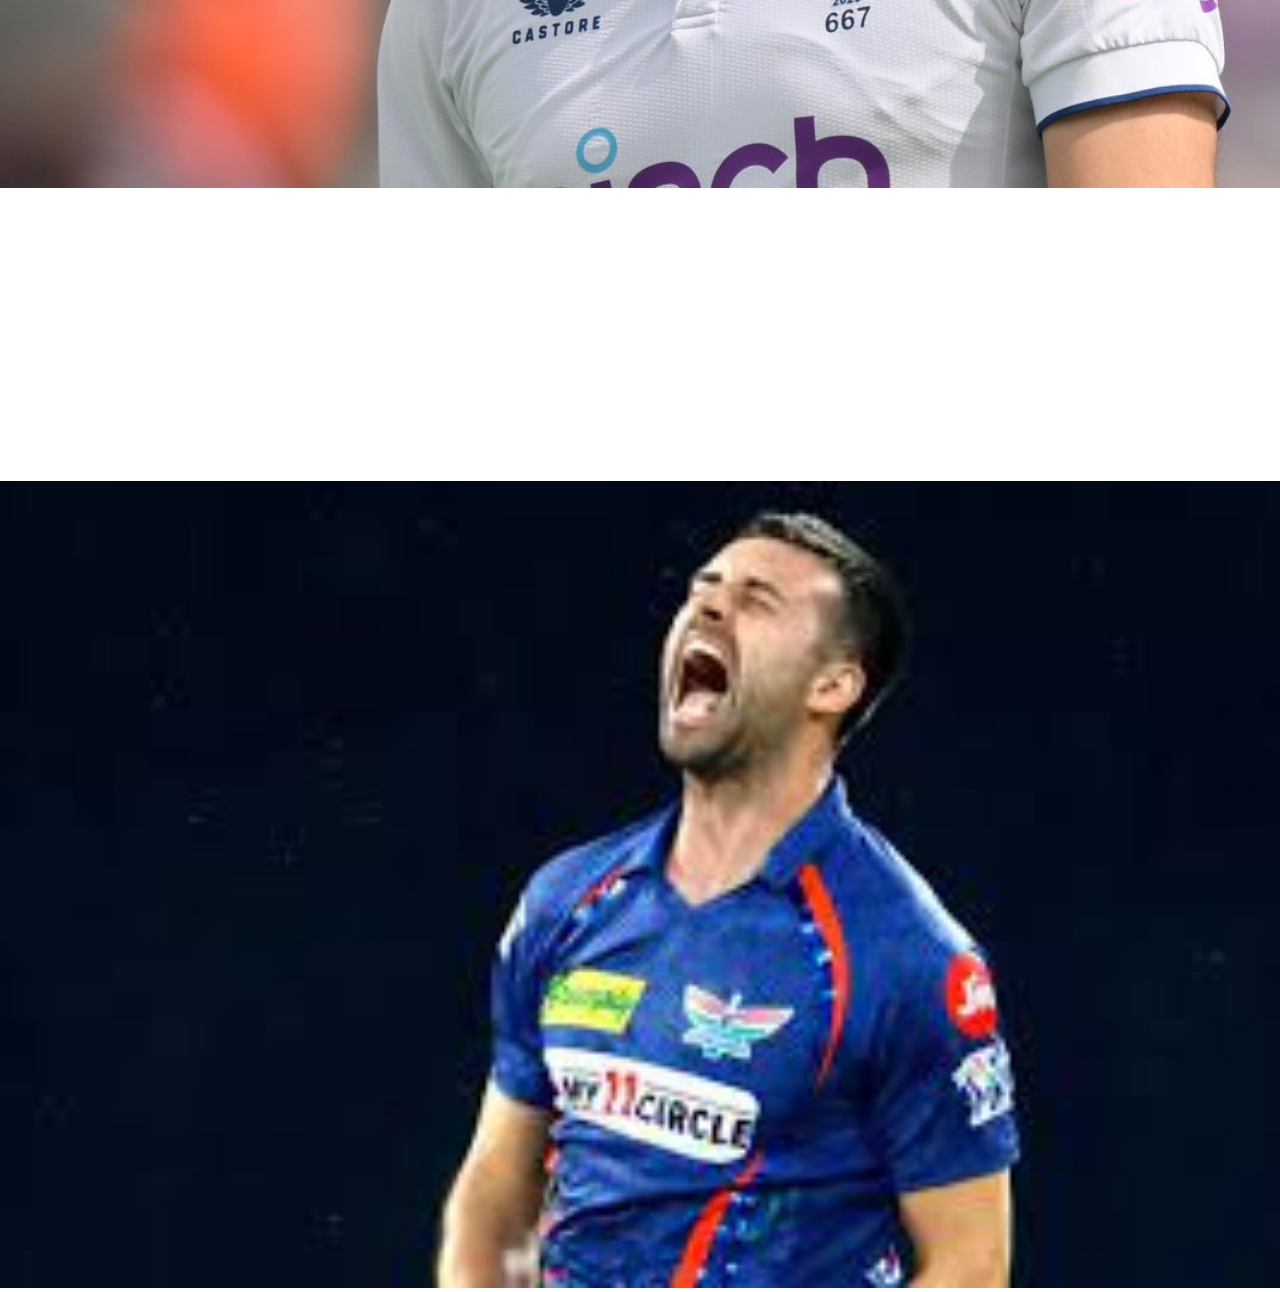
<file: about7.html>
<!DOCTYPE html>
<html lang="en">
<head>
    <meta charset="UTF-8">
    <meta name="viewport" content="width=device-width, initial-scale=1.0">
    <title> Bumrah</title>
    <link rel="stylesheet" href="styles/style.css">
</head>
<body class="wood">
    <img src="images/wood 3.jpg" width="1440px">
    <h1> TEST MATCHES
    </h1>
    <table>
        
       <div class="SAN">
        <tr class="leo">
             
        <tr>
             <th>M</th>
             <th>Inn</th>
             <th>B</th>
             <th>Runs</th>
             <th>Wkts</th>
             <th>BBI</th>
             <th>BBM</th>
             <th>Econ</th>
             <th>Avg</th>
             <th>SR</th>
             <th>5W</th>
             <th>10W</th>
                </tr>

            <tr>
            <td>30</td>
            <td>58</td>
            <td>6268</td>
            <td>2815</td>
            <td>128</td>
            <td>6/27</td>
            <td>9/86</td>
            <td>2.69</td>
            <td>21.99</td>
             <td>48.97</td>
             <td>8</td>
             <td>0</td>
             
            </tr>
    </table>
    <h3>ODI MATCHES</h3>         
    <table>
        <tr> 
            <th>M</th>
            <th>M</th>
            <th>Inn</th>
            <th>B</th>
            <th>Runs</th>
            <th>Wkts</th>
            <th>BBI</th>
            <th>BBM</th>
            <th>Econ</th>
            <th>Avg</th>
            <th>SR</th>
            <th>5W</th>
            <th>10W</th>
        </tr>
        <tr>
            <td>79</td>
            <td>78</td>
            <td>4089</td>
            <td>3171</td>
            <td>131</td>
            <td>6/19</td>
            <td>6/19</td>
            <td>4.65</td>
            <td>24.21</td>
            <td>31.21</td>
            <td>2</td>
            <td>0</td>
            <td>0</td>
        </tr>
    </table>
    <h4>T20 MATCHES</h4>
    <table>
        <tr> 
            <th>M</th>
            <th>M</th>
            <th>Inn</th>
            <th>B</th>
            <th>Runs</th>
            <th>Wkts</th>
            <th>BBI</th>
            <th>BBM</th>
            <th>Econ</th>
            <th>Avg</th>
            <th>SR</th>
            <th>5W</th>
            <th>10W</th>
        </tr>
    <tr>
    <td>62</td>
    <td>61</td>
    <td>1331</td>
    <td>1455</td>
    <td>74</td>
    <td>3/11</td>
    <td>3/11</td>
    <td>6.56</td>
    <td>19.66</td>
    <td>17.99</td>
    <td>0</td>
    <td>0</td>
    <td>0</td>
    </tr>
    </table>
<div class="rashid">
    <img src="images/wood 2.jpg"width="1440px">
    <h2 class="MI">About Wood</h2>
    <pn class="MI">
        In an Indian team desperately searching for a death overs' bowler, Jasprit Bumrah came to the fore through the Indian Premier League, as a boon for cricket in the country.<br>
         The scantily-built pacer from Gujarat has managed to perfect the art of bowling inch-perfect yorkers as an understudy to Lasith Malinga as a part of the Mumbai Indians franchise and <br> has grown into an indispensable asset for the Indian team in the limited-overs format.
         Having been a consistent performer in the domestic circuit, Bumrah has been a menace to the batsmen at the Ranji level since his debut.
         His quick-arm action has made his variations almost indiscernible - starting from his slower deliveries to his reverse-swinging yorkers at the death. An injury kept him out of action for a while in the 2014/15 seasons but he returned and continued to perform unaffected by the injury break.A national call-up seemed to be just around the corner.<br>
         The inevitable call came at last as Bumrah travelled with the Indian team to Australia as an injury-replacement for Mohammad Shami, eventually making his debut in the dead rubber at the Sydney Cricket Ground. He has delivered consistent performances in coloured clothing and has since become an irreplaceable asset for his captain, consistently holding his nerve and becoming MS Dhoni's bowling counterpart as a last-over specialist for India. He went on to perform commendably for a young fast bowler in India's next world events - the ICC Champions' Trophy in 2017, where he only took 4 wickets in 5 matches, but conceded at an economy rate of just 5 runs an over, particularly impressive for a death overs' specialist.
         Only one question remained. Can Bumrah become an effective Test bowler? He has shown appetite and ability for red-ball cricket, bowling Gujarat to their maiden Ranji Trophy title, in 2016-17. However, the Kookaburra ball posed a whole new challenge. He was handed the elusive Test cap in January 2018 in South Africa, and showed his adaptability with his skiddy nippers and unpredictable scrambled-seamers, proving to be the find of the tour for India - in other words, a good start in Tests for the versatile Bumrah.
    </p>
<div class="RCB">
    <img class="biggie" src="images/wood 4.avif"width="1200px">
    <h5>RECORDS</h5>
    <p>
<ul>

<li>Test matches<br>

    Most consecutive ducks
    (6th)
    Most consecutive ducks (3)
    bowling analyses in an innings (5/7)

</li>


<li>>One-Day Internationals<br>

    Fastest to 100 wickets
    10th<br>
    Fastest to 100 wickets (57)
    </li>
<li>One-Day Internationals<br>
Most maidens in an innings
(2nd)<br>
Most maidens in an innings (2)</li>

<li>Twenty20 Internationals<br>
    Most wickets taken bowled 7th
Most wickets taken bowled (29)</li>

<li>Twenty20 Internationals<br>
Most bowls bowled in a year (1111)</li>
</ul>

    </p>
</div>

</div>
<div class="MI">
    <img src="images/wood 5.jpg"width="1430px">
    <h6 class="an"> Quotes and motivation</h6>
  <p>
    <ul>
        <li>
            I want to keep on adding new skills to my armoury<br>
As a bowler, you have to constantly have to learn new things, and that's been my main aim all the time<br>
You never know: anything can happen on any day<br>
My focus is to always enjoy and bowl good lines and lengths<br>
Lasith Malinga has been a great influence for me to bowl yorkers consistently.<br>
Self-belief, I think, is my biggest strength. The mental toughness comes into play whenever the chips are down.<br>
In white-ball cricket, things are different - over there, you outsmart the batsman, and over here in Test cricket, it's all about patience and consistency.<br>
used to play tennis ball cricket quite a lot before playing serious cricket. Over there, you bowl yorkers. That could be the reason I bowl yorkers.<br>
I want to keep on adding new skills to my armoury.
        </li>
        
    </ul>
  </p>
  <img src="images/wood 6.jpg" width="1440px">
</div>



</div>
</div>
</body>
</html>
</file>
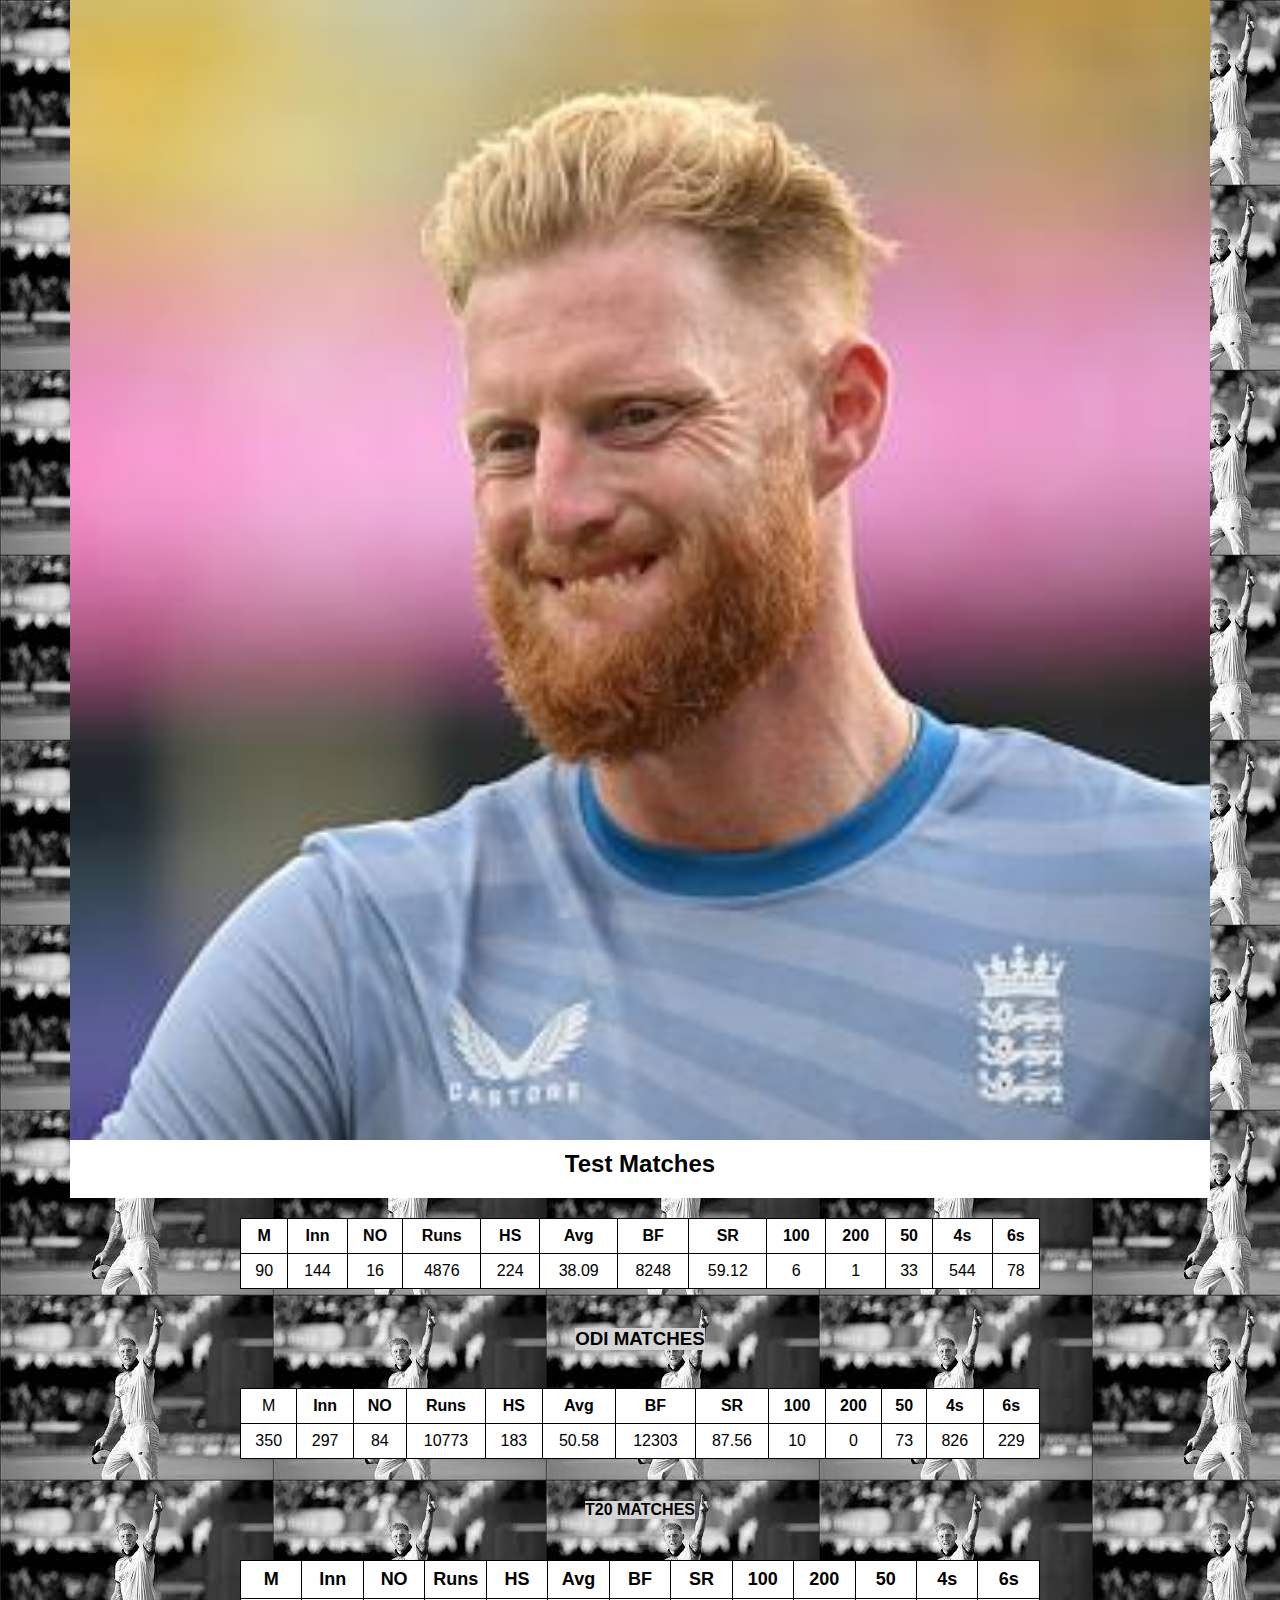
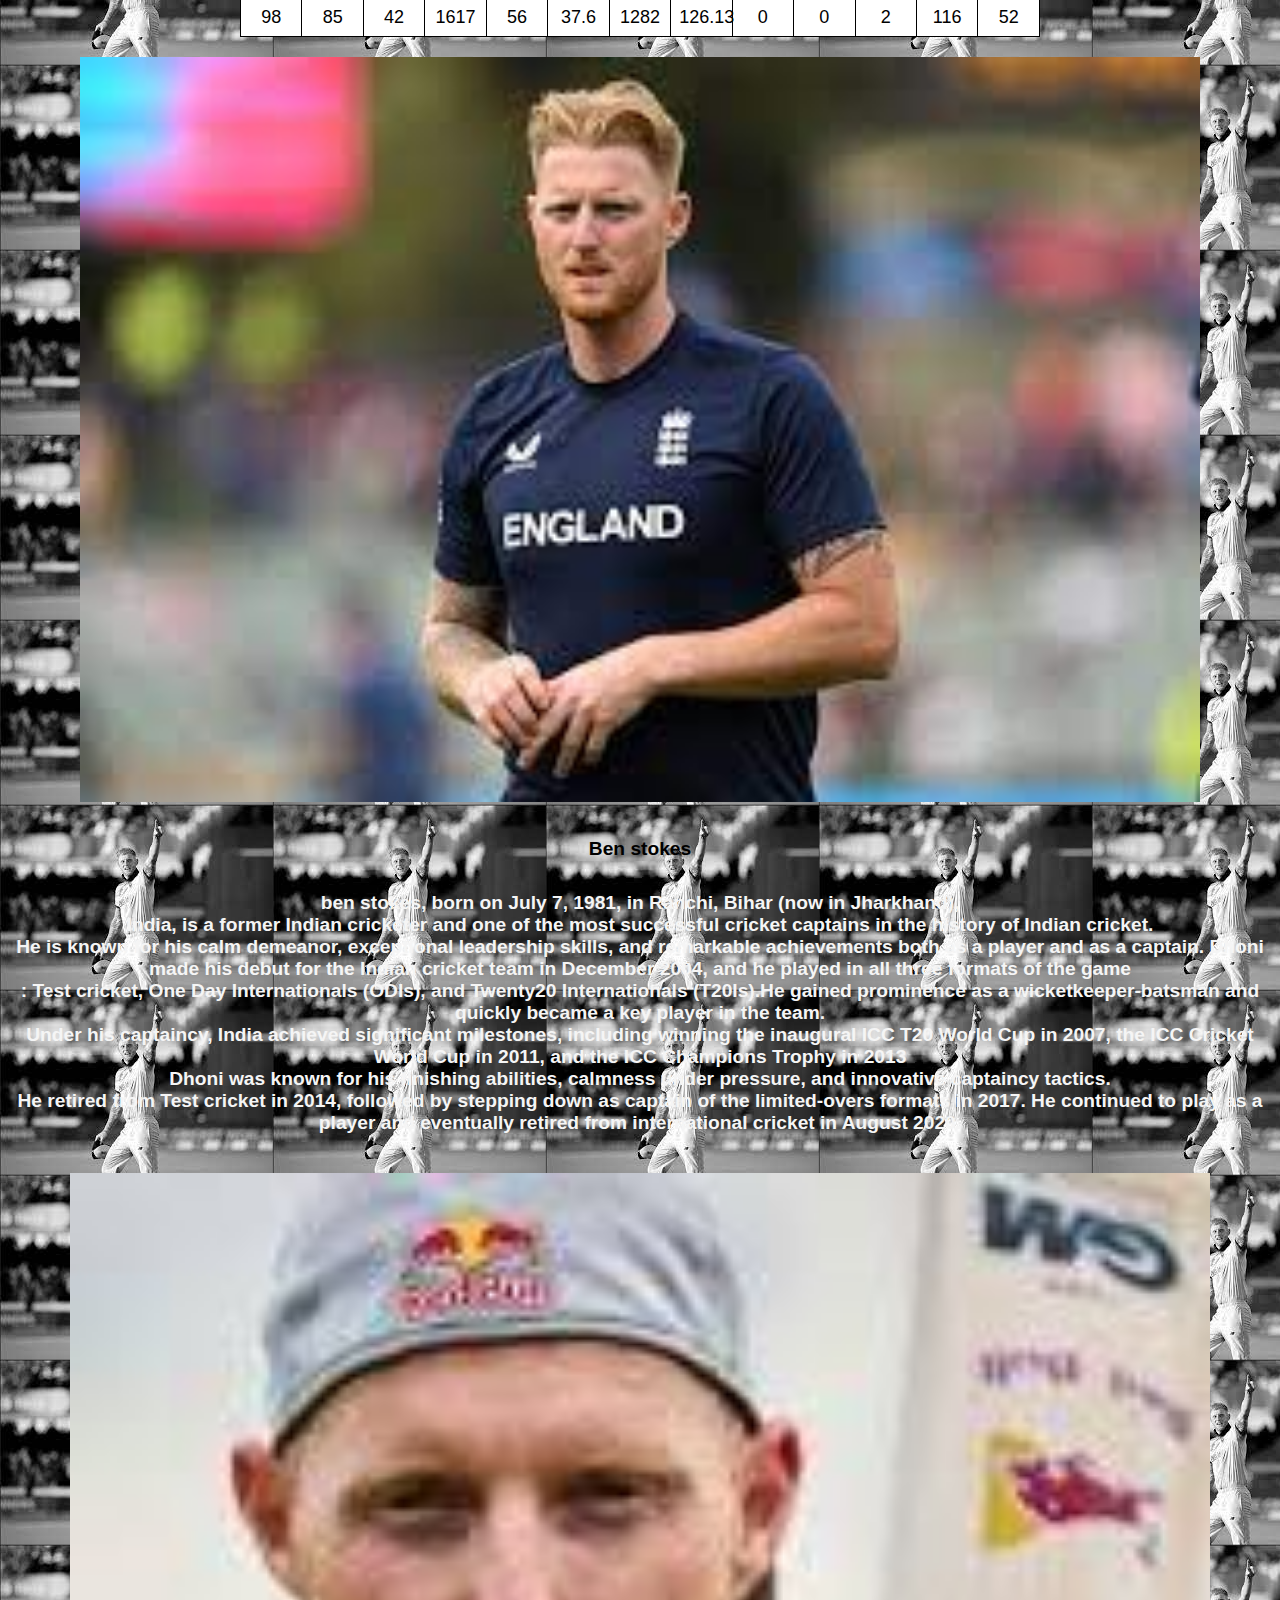
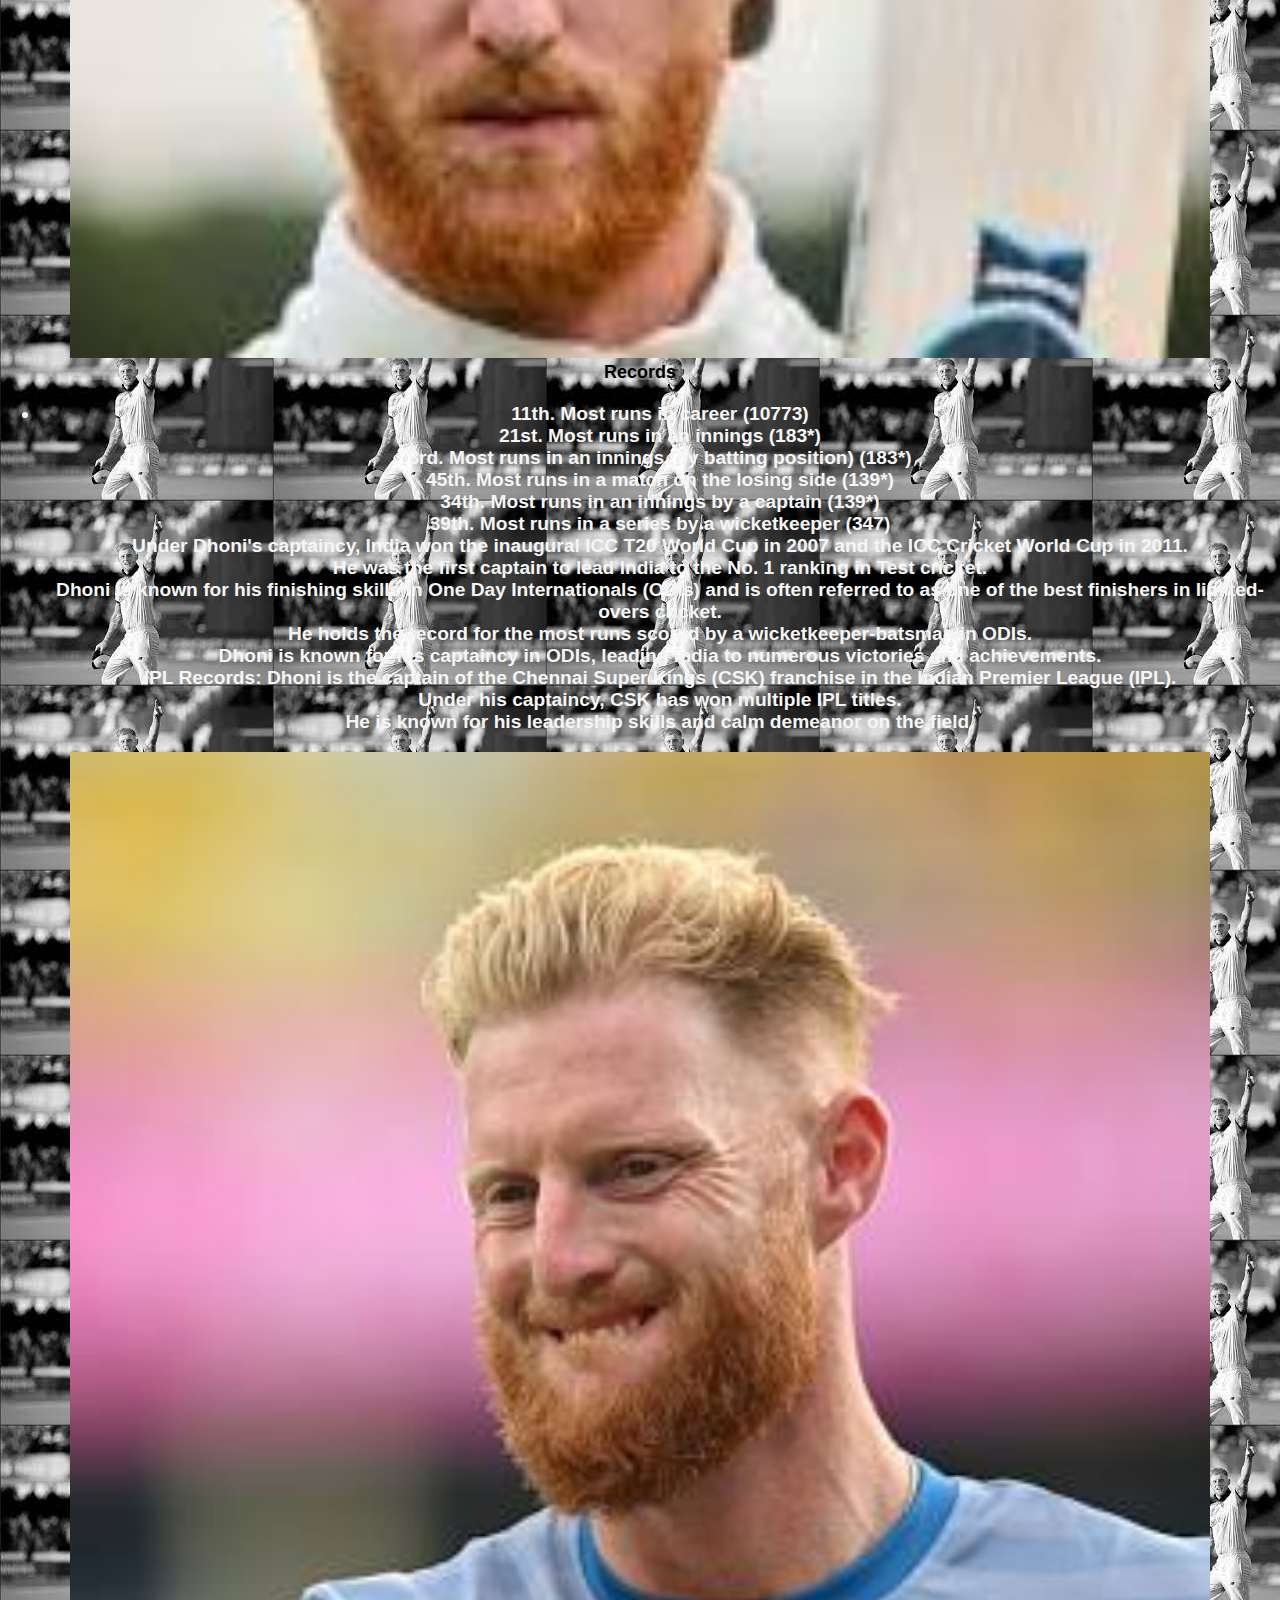
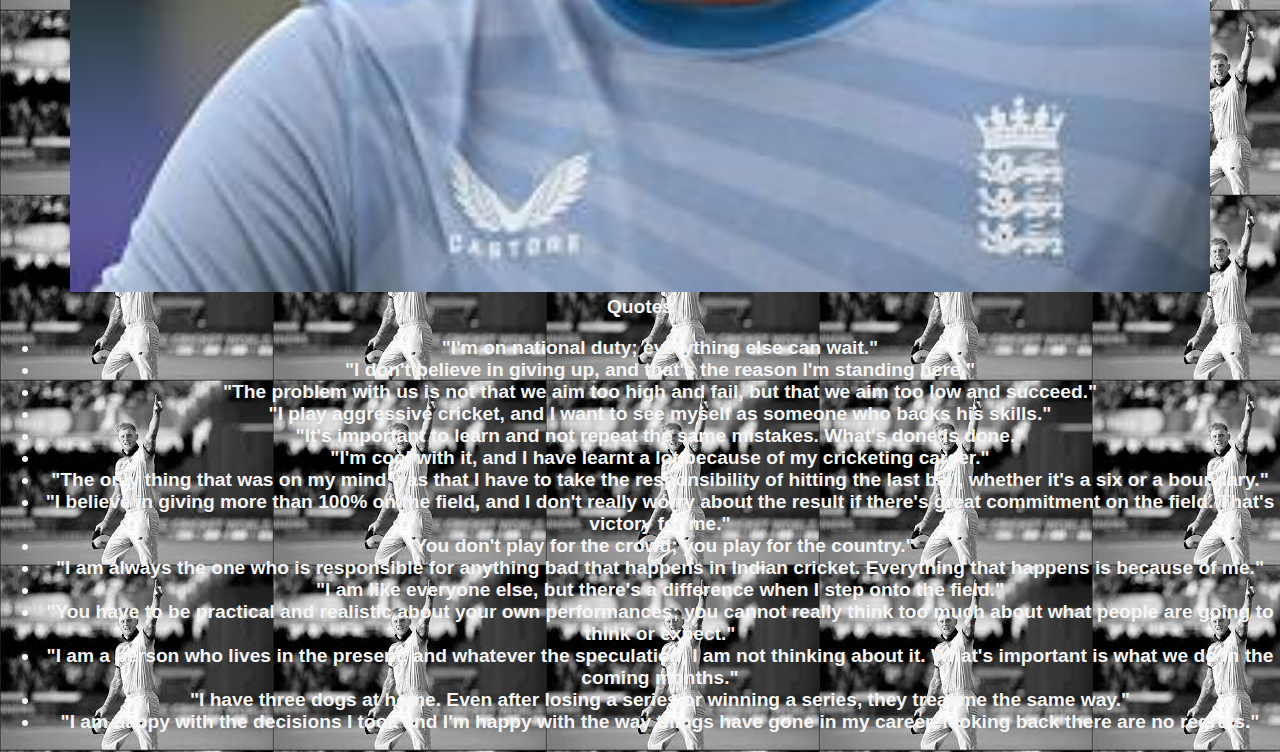
<file: about8.html>
<!DOCTYPE html>
<html lang="en">
<head>
    <meta charset="UTF-8">
    <meta name="viewport" content="width=<>, initial-scale=1.0">
    <title>Document</title>
    <link rel="stylesheet" href="styles/style.css">
</head>
<body>

    <!DOCTYPE html>
<html lang="en">
<head>
    <meta charset="UTF-8">
    <meta name="viewport" content="width=device-width, initial-scale=1.0">
    <title>Document</title>
    <link rel="stylesheet" href="styles/style.css"/>
</head>
<body class="stokes">
    <div class="nakkala">
        <img src="images/ben 1.jpg" width="1140px">
        <h2 class="third">Test Matches</h2>
    </div>

    <table>
        <tr class="leo">
             <th>M</th>
                  <th>Inn</th>
                  <th>NO</th>
                  <th>Runs</th>
                  <th>HS</th>
                  <th>Avg</th>
                  <th>BF</th>
                  <th>SR</th>
                  <th>100</th>
                  <th>200</th>
                  <th>50</th>
                  <th>4s</th>
                  <th>6s</th>
                </tr>
                <tr>
                    <td>90</td>
                    <td>144</td>
                    <td>16</td>
                    <td>4876</td>
                    <td>224</td>
                    <td>38.09</td>
                    <td>8248</td>
                    <td>59.12</td>
                    <td>6</td>
                    <td>1</td>
                    <td>33</td>
                    <td>544</td>
                    <td>78</td>
                  </tr>
    </table>
    <h3>ODI MATCHES</h3>         
<table>
    <tr>
         <td>M</td>
         <th>Inn</th>
        <th>NO</th>
        <th>Runs</th>
        <th>HS</th>
        <th>Avg</th>
        <th>BF</th>
        <th>SR</th>
        <th>100</th>
        <th>200</th>
        <th>50</th>
        <th>4s</th>
        <th>6s</th>
    </tr >
        
            <tr>
              
              <td>350</td>
              <td>297</td>
              <td>84</td>
              <td>10773</td>
              <td>183</td>
              <td>50.58</td>
              <td>12303</td>
              <td>87.56</td>
              <td>10</td>
              <td>0</td>
              <td>73</td>
              <td>826</td>
              <td>229</td>
            </tr>
          </table>
          
    </tr>
</table>            
           <h4>T20 MATCHES</h4>   
    <table class="pranesh">
        <tr>
            <th>M</th>
                  <th>Inn</th>
                  <th>NO</th>
                  <th>Runs</th>
                  <th>HS</th>
                  <th>Avg</th>
                  <th>BF</th>
                  <th>SR</th>
                  <th>100</th>
                  <th>200</th>
                  <th>50</th>
                  <th>4s</th>
                  <th>6s</th>

        </tr>
        <tr>
            
                
                  <td>98</td>
                  <td>85</td>
                  <td>42</td>
                  <td>1617</td>
                  <td>56</td>
                  <td>37.6</td>
                  <td>1282</td>
                  <td>126.13</td>
                  <td>0</td>
                  <td>0</td>
                  <td>2</td>
                  <td>116</td>
                  <td>52</td>
                
              
              
        </tr>
    </table>  
<div class="jeyam">
    <img class="gow" src="images/ben 5.jpg" width="1120px">
    <h5 class="happiness">Ben stokes</h5>
    <P class="kn">ben stokes, born on July 7, 1981, in Ranchi, Bihar (now in Jharkhand), <br>
        India, is a former Indian cricketer and one of the most successful cricket captains in the history of Indian cricket. <br>
        He is known for his calm demeanor, exceptional leadership skills, and remarkable achievements both as a player and as a captain.
        Dhoni made his debut for the Indian cricket team in December 2004, and he played in all three formats of the game<br>
        : Test cricket, One Day Internationals (ODIs), and Twenty20 Internationals (T20Is).He gained prominence as a wicketkeeper-batsman and quickly became a key player in the team.<br>
        Under his captaincy, India achieved significant milestones, including winning the inaugural ICC T20 World Cup in 2007, the ICC Cricket World Cup in 2011, and the ICC Champions Trophy in 2013
        <br>
        Dhoni was known for his finishing abilities, calmness under pressure, and innovative captaincy tactics.<br>
         He retired from Test cricket in 2014, followed by stepping down as captain of the limited-overs formats in 2017. He continued to play as a player and eventually retired from international cricket in August 2020.
        </P>
</div>
<div class="div">
    <img class="id" src="images/ben 3.jpg" width="1140px">
   

</div>
<div class="guruji">
    <h7 class="class">Records</h7>
    <p>
        <ul class="kn">
            <li>11th. Most runs in career (10773)<br>
                21st. Most runs in an innings (183*)<br>
                3rd. Most runs in an innings (by batting position) (183*)<br>
                45th. Most runs in a match on the losing side (139*)<br>
                34th. Most runs in an innings by a captain (139*)<br>
                39th. Most runs in a series by a wicketkeeper (347)<br>
                Under Dhoni's captaincy, India won the inaugural ICC T20 World Cup in 2007 and the ICC Cricket World Cup in 2011.<br>
                He was the first captain to lead India to the No. 1 ranking in Test cricket.<br>
                Dhoni is known for his finishing skills in One Day Internationals (ODIs) and is often referred to as one of the best finishers in limited-overs cricket.<br>
                He holds the record for the most runs scored by a wicketkeeper-batsman in ODIs.<br>
                Dhoni is known for his captaincy in ODIs, leading India to numerous victories and achievements.<br>
                IPL Records:
             Dhoni is the captain of the Chennai Super Kings (CSK) franchise in the Indian Premier League (IPL).<br>
            Under his captaincy, CSK has won multiple IPL titles.<br>
He is known for his leadership skills and calm demeanor on the field.<br>


                

            </li>
                
        </ul>
        <div class="rohi">
            <img src="images/ben 1.jpg" width="1140px">
        </div>
        <div class="kn">
            <h8> Quotes</h8>
            <ul>
                <li>"I'm on national duty; everything else can wait."</li>
                <li>"I don't believe in giving up, and that's the reason I'm standing here."</li>
                <li>"The problem with us is not that we aim too high and fail, but that we aim too low and succeed."</li>
                <li>"I play aggressive cricket, and I want to see myself as someone who backs his skills."</li>
                <li>"It's important to learn and not repeat the same mistakes. What's done is done."</li>
                <li>"I'm cool with it, and I have learnt a lot because of my cricketing career."</li>
                <li>"The only thing that was on my mind was that I have to take the responsibility of hitting the last ball, whether it's a six or a boundary."</li>
                <li>"I believe in giving more than 100% on the field, and I don't really worry about the result if there's great commitment on the field. That's victory for me."</li>
                <li>"You don't play for the crowd; you play for the country."</li>
                <li>"I am always the one who is responsible for anything bad that happens in Indian cricket. Everything that happens is because of me."</li>
                <li>"I am like everyone else, but there's a difference when I step onto the field."</li>
                <li>"You have to be practical and realistic about your own performances; you cannot really think too much about what people are going to think or expect."</li>
                <li>"I am a person who lives in the present, and whatever the speculation, I am not thinking about it. What's important is what we do in the coming months."</li>
                <li>"I have three dogs at home. Even after losing a series or winning a series, they treat me the same way."</li>
                <li>"I am happy with the decisions I took and I'm happy with the way things have gone in my career, looking back there are no regrets."</li>
              </ul>
              
        </div>
    </p>
</div>
</body>
</html>
</body>
</html>
</file>
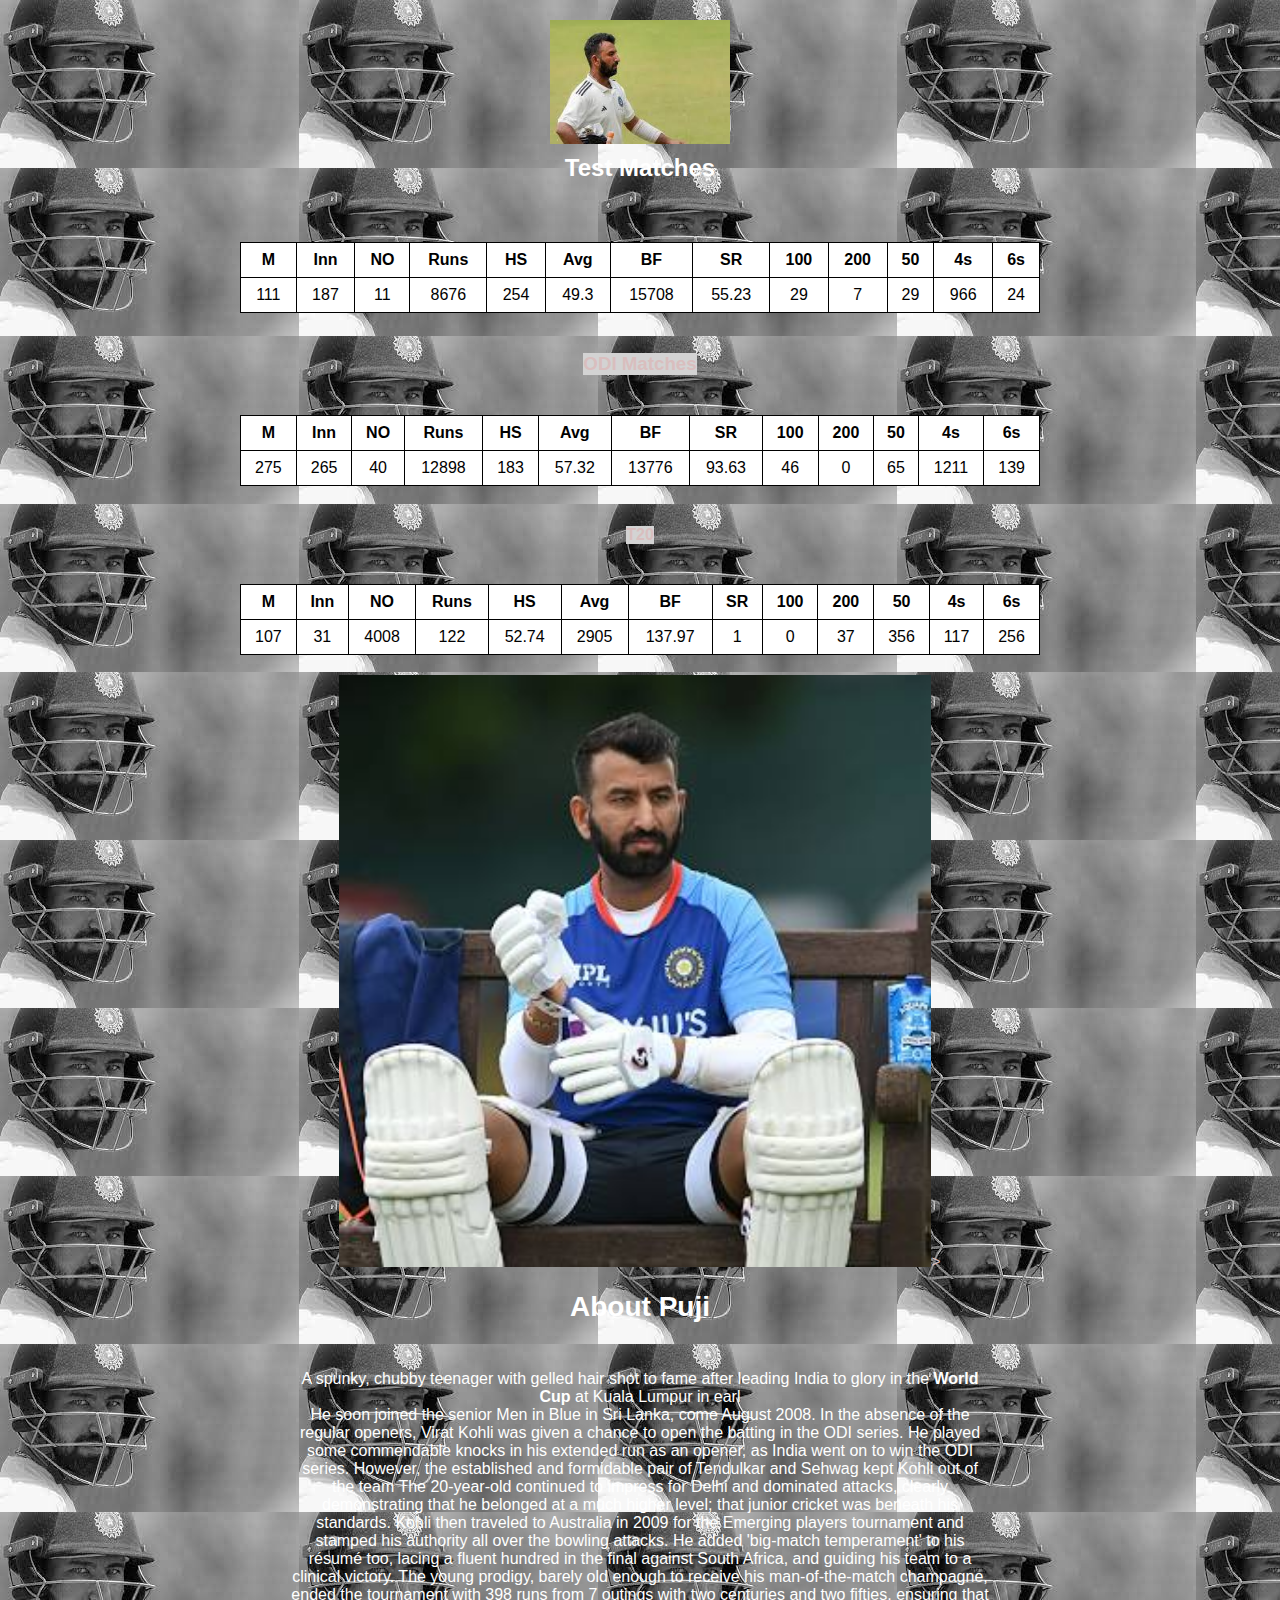
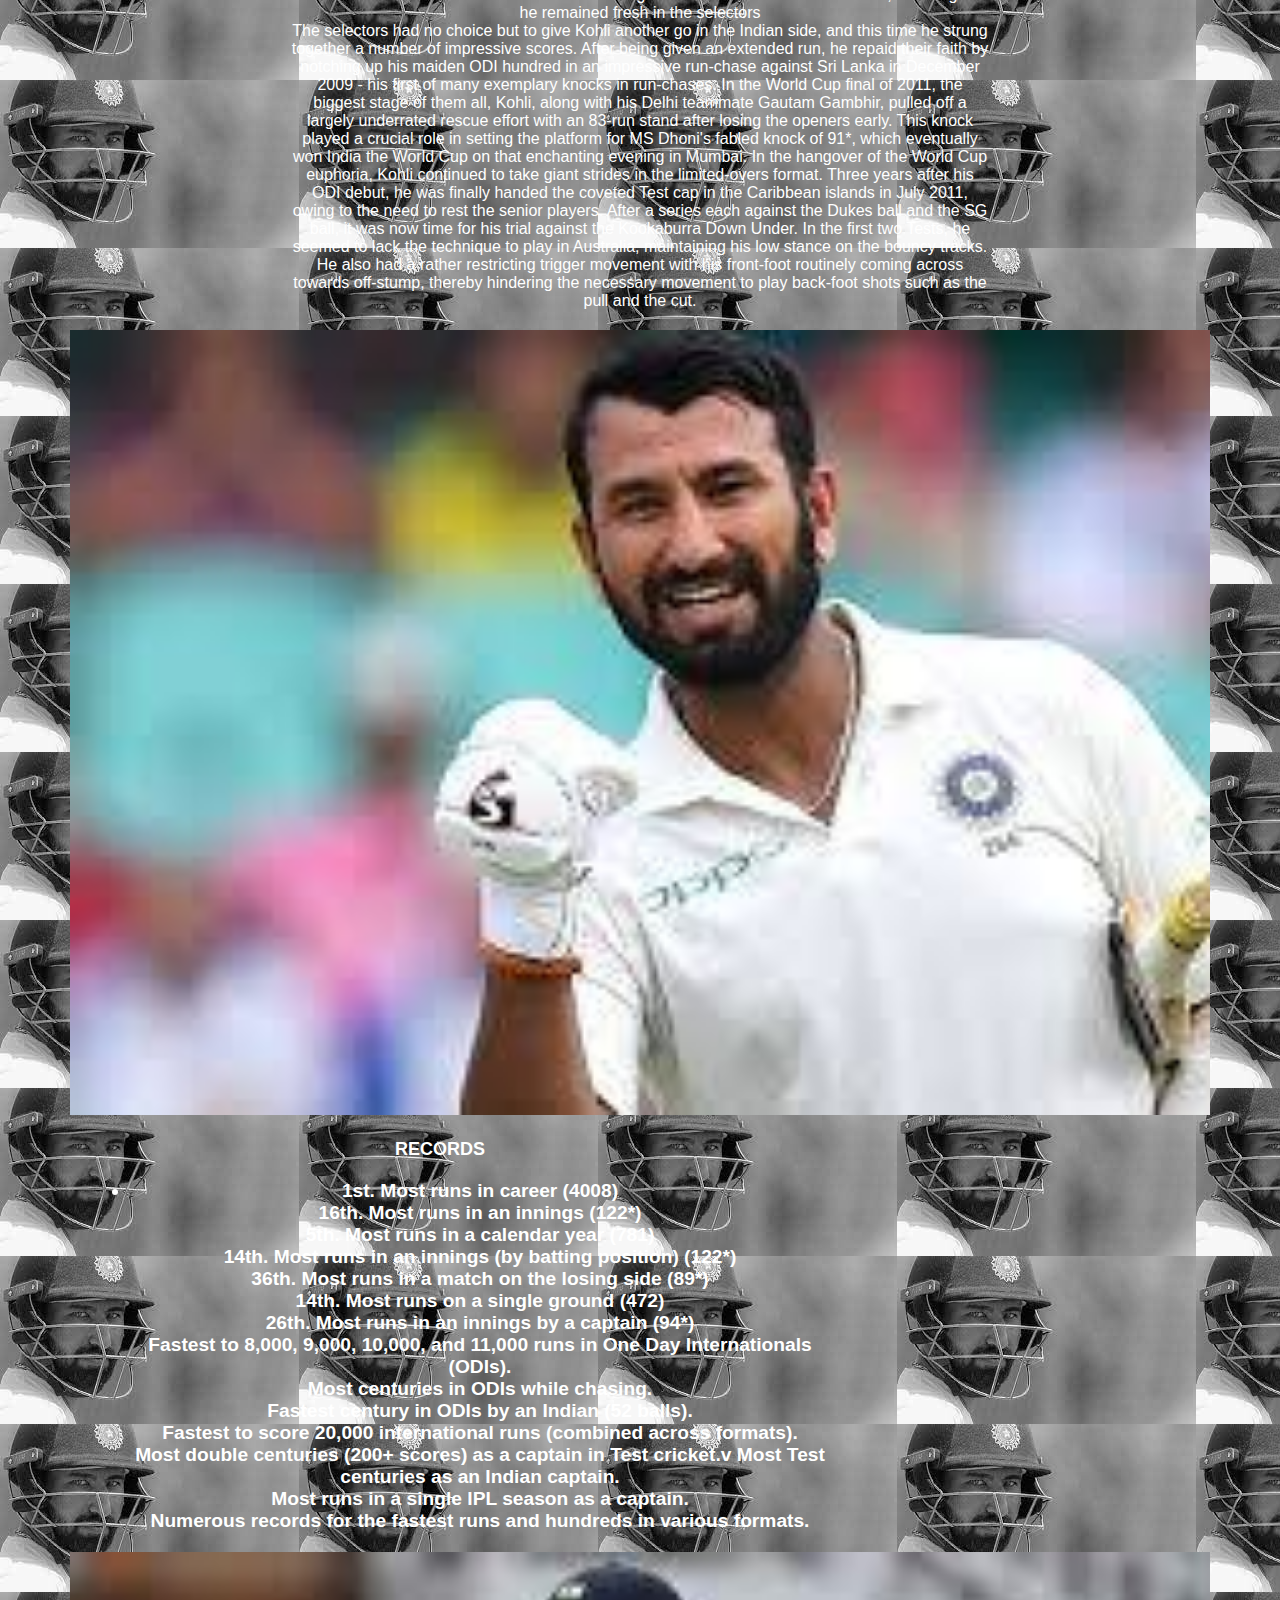
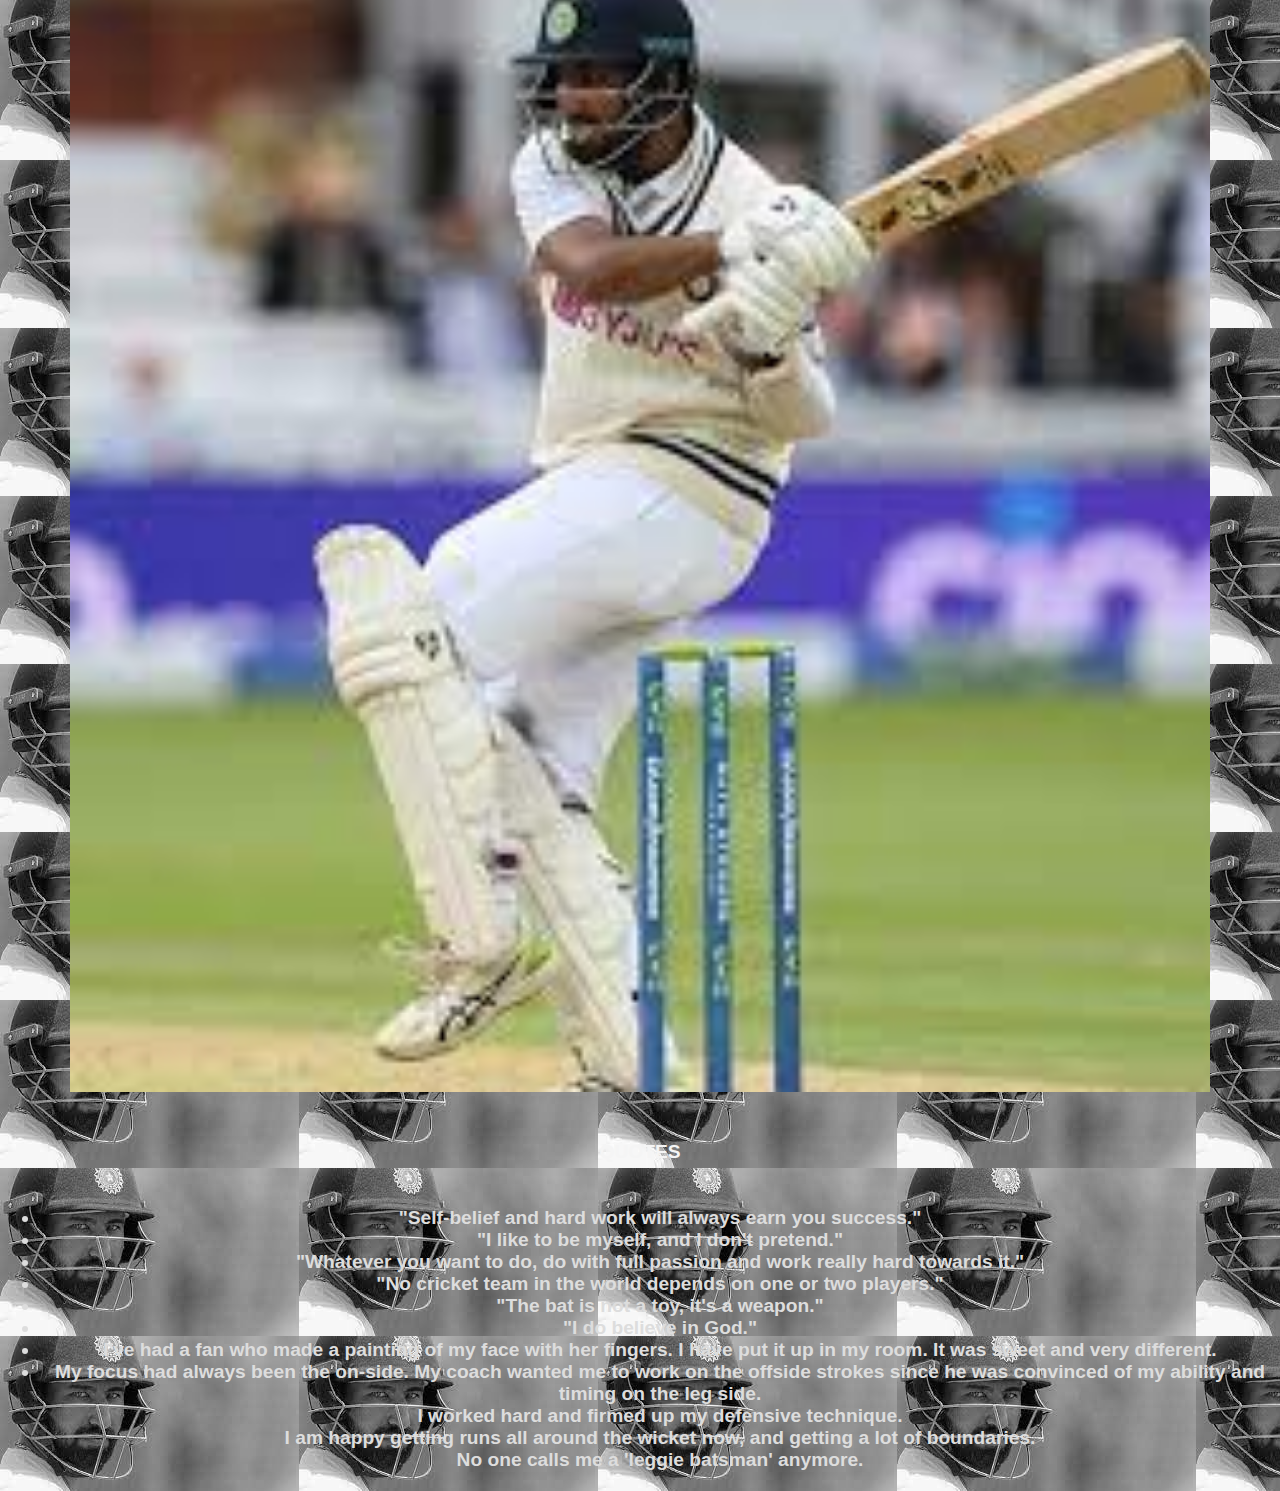
<file: about9.html>
<!DOCTYPE html>
<html lang="en">
<head>
    <meta charset="UTF-8">
    <meta name="viewport" content="width=device-width, initial-scale=1.0">
    <title>puji</title>
    <link rel="stylesheet" href="styles/style.css"/>
    <body class="na">
        <div class="virat">
            <img class="nama" src="images/puji 3.jpg" alt="Virat Kohli" height="1200">
           
            <h2 class="third">Test Matches</h2>
        </div>
    
        <table>
            <tr>
                    <th>M</th>
                      <th>Inn</th>
                      <th>NO</th>
                      <th>Runs</th>
                      <th>HS</th>
                      <th>Avg</th>
                      <th>BF</th>
                      <th>SR</th>
                      <th>100</th>
                      <th>200</th>
                      <th>50</th>
                      <th>4s</th>
                      <th>6s</th>
                    </tr>
                    <tr class="silver">
                      <td>111</td>
                      <td>187</td>
                      <td>11</td>
                      <td>8676</td>
                      <td>254</td>
                      <td>49.3</td>
                      <td>15708</td>
                      <td>55.23</td>
                      <td>29</td>
                      <td>7</td>
                      <td>29</td>
                      <td>966</td>
                      <td>24</td>
                    </tr>
        </table>
    
        <h3 class="move">ODI Matches</h3>
        <table class="vankkam">
                    <tr>
                <th>M</th>
                <th>Inn</th>
                <th>NO</th>
                <th>Runs</th>
                <th>HS</th>
                <th>Avg</th>
                <th>BF</th>
                <th>SR</th>
                <th>100</th>
                <th>200</th>
                <th>50</th>
                <th>4s</th>
                <th>6s</th>
    
            </tr>
            <tr class="blue">
                <td>275</td>
                <td>265</td>
                <td>40</td>
                <td>12898</td>
                <td>183</td>
                <td>57.32</td>
                <td>13776</td>
                <td>93.63</td>
                <td>46</td>
                <td>0</td>
                <td>65</td>
                <td>1211</td>
                <td>139</td>
            
        </table>
    
        <h4 class="adra">T20</h4>
        <table>
            
                       <tr>
                    <th>M</th>
                    <th>Inn</th>
                    <th>NO</th>
                    <th>Runs</th>
                    <th>HS</th>
                    <th>Avg</th>
                    <th>BF</th>
                    <th>SR</th>
                    <th>100</th>
                    <th>200</th >
                    <th>50</th>
                    <th>4s</th>
                    <th>6s</th>
                </tr>
                <tr class="white">
                    <td>107</td>
                    <td>31</td>
            <td>4008</td>
            <td>122</td>
            <td>52.74</td>
            <td>2905</td>
            <td>137.97</td>
            <td>1</td>
            <td>0</td>
            <td>37</td>
            <td>356</td>
            <td>117</td>
            <td>256</td>
                    </tr>
        </table>
    
        <div class="happy">
            <img class="sad" src="images/puji 1.jpg" alt="Sad Image"width="1140">>
            
            <h5 class="nine">About Puji</h5>
            <p class="cmon">A spunky, chubby teenager with gelled hair shot to fame after leading India to glory in the <strong> World Cup</strong> at Kuala Lumpur in earl<br>He soon joined the senior Men in Blue in Sri Lanka, come August 2008. In the absence of the regular openers, Virat Kohli was given a chance to open the batting in the ODI series. He played some commendable knocks in his extended run as an opener, as India went on to win the ODI series. However, the established and formidable pair of Tendulkar and Sehwag kept Kohli out of the team

                The 20-year-old continued to impress for Delhi and dominated attacks, clearly demonstrating that he belonged at a much higher level; that junior cricket was beneath his standards. Kohli then traveled to Australia in 2009 for the Emerging players tournament and stamped his authority all over the bowling attacks. He added 'big-match temperament' to his résumé too, lacing a fluent hundred in the final against South Africa, and guiding his team to a clinical victory. The young prodigy, barely old enough to receive his man-of-the-match champagne, ended the tournament with 398 runs from 7 outings with two centuries and two fifties, ensuring that he remained fresh in the selectors<br>The selectors had no choice but to give Kohli another go in the Indian side, and this time he strung together a number of impressive scores. After being given an extended run, he repaid their faith by notching up his maiden ODI hundred in an impressive run-chase against Sri Lanka in December 2009 - his first of many exemplary knocks in run-chases. In the World Cup final of 2011, the biggest stage of them all, Kohli, along with his Delhi teammate Gautam Gambhir, pulled off a largely underrated rescue effort with an 83-run stand after losing the openers early. This knock played a crucial role in setting the platform for MS Dhoni's fabled knock of 91*, which eventually won India the World Cup on that enchanting evening in Mumbai.

                In the hangover of the World Cup euphoria, Kohli continued to take giant strides in the limited-overs format. Three years after his ODI debut, he was finally handed the coveted Test cap in the Caribbean islands in July 2011, owing to the need to rest the senior players. After a series each against the Dukes ball and the SG ball, it was now time for his trial against the Kookaburra Down Under. In the first two Tests, he seemed to lack the technique to play in Australia, maintaining his low stance on the bouncy tracks. He also had a rather restricting trigger movement with his front-foot routinely coming across towards off-stump, thereby hindering the necessary movement to play back-foot shots such as the pull and the cut.</p>
        </div>
    <div class="ten">
        <img src="images/puji 2.jpg"width="1140">
        <h6 class="ops">RECORDS</h6>
        <p>
            <ul class="india">
                <li><strong>1st. Most runs in career (4008)<br>
                    16th. Most runs in an innings (122*)<br>
                    5th. Most runs in a calendar year (781)<br>
                    14th. Most runs in an innings (by batting position) (122*)<br>
                    36th. Most runs in a match on the losing side (89*)<br>
                    14th. Most runs on a single ground (472)<br>
                    26th. Most runs in an innings by a captain (94*)<br>
                    Fastest to 8,000, 9,000, 10,000, and 11,000 runs in One Day Internationals (ODIs).<br>
                    Most centuries in ODIs while chasing.<br>
                    Fastest century in ODIs by an Indian (52 balls).<br>
                    Fastest to score 20,000 international runs (combined across formats).<br>
                    Most double centuries (200+ scores) as a captain in Test cricket.v
                    Most Test centuries as an Indian captain.<br>
                
                    Most runs in a single IPL season as a captain.<br>
                    Numerous records for the fastest runs and hundreds in various formats.</strong></li>
            </ul>
        </p>
    </div>
    <div class="gayle">
        <img src="images/puji 5.jpg"width="1140px">
        <h6 class="superman">QUOTES</h6>
        <p><ul class="bingo">
           <strong>
            <li>"Self-belief and hard work will always earn you success."</li>
            <li>"I like to be myself, and I don't pretend."</li>
            <li>"Whatever you want to do, do with full passion and work really hard towards it."</li>
            <li>"No cricket team in the world depends on one or two players."</li>
            <li>"The bat is not a toy, it's a weapon."</li>
            <li>"I do believe in God."</li>
            <li>I've had a fan who made a painting of my face with her fingers. I have put it up in my room. It was sweet and very different.</li>
            <li>My focus had always been the on-side. My coach wanted me to work on the offside strokes since he was convinced of my ability and timing on the leg side.
             <br> I worked hard and firmed up my defensive technique.
                 <br>I am happy getting runs all around the wicket now, and getting a lot of boundaries.
                 <br>No one calls me a 'leggie batsman' anymore.</li>
          </strong>
          </ul>
          </p>
    </div>
    </body>
    </html>
</file>
<file: styles/style.css>
body {
    font-family: Arial, sans-serif;
    margin: 0;
    padding: 0;
    display: flex;
    flex-direction: column;
    align-items: center;
    text-align: center;
    background-image: url([data-uri]);
}

.container, .napping, .elcassio {
    display: flex;
    flex-direction: column;
    align-items: center;
    text-align: center;
    margin: 20px;
}

.domain, .oops {
    max-width: 100%;
    height: auto;
}

.header {
    background-color: #333;
    color: #fff;
    padding: 20px;
    font-weight: bolder;
}

.section-title {
    position: relative;
    font-size: 30px;
    font-weight: bolder;
    color: #dddddd;
}

.content {
    font-size: 58px;
    line-height: 1.5;
    color: white;
    font-weight: bolder;
}
.yeah{
    position: relative;
 bottom: 750px;
 right: 510px;
 font-size: xx-large;
 font-weight:bolder;
 color: white;
}
.likeyeah{
    position: relative;
    right: 80px;
    bottom: 1050px;
    font-size: large;
    font-weight: bolder;
}
.etgku{
    position: relative;
    bottom: 440px;
}
.wrapper{
    position: relative;
    font-family: 'Franklin Gothic Medium', 'Arial Narrow', Arial, sans-serif;
    font-weight: bolder;
    font-size: xx-large;
    font-size: 34px;
    color: white;

}
.santa{
    position: relative;
    font-weight: bolder;
    font-size: 58px;
    color: white;
}
.Vk{
    position:relative;
    color:aliceblue;
    bottom: 2245px;
    left: 950px;

}
.loop{
    color: aliceblue;
}

.virat{

        position: relative;
        text-align:center;
        color:white;
       
       
        
}
.trigger{
    background-color: rgb(243, 243, 249);
    background-image: url(https://www.thetimes.co.uk/imageserver/image/%2Fmethode%2Ftimes%2Fprod%2Fweb%2Fbin%2F0c007142-52cc-11ed-a03e-f7ac672386f7.jpg?crop=2592%2C1728%2C373%2C263);
    

}
.nama{
    filter: blur(5px);
}
.second{
    position: relative;
    bottom: 850px;
    right:1000px;
}





.jailer{
    position: relative;
    bottom:1207px;
    left: -150px;
 color: antiquewhite;
   font-size:x-large ;
   
}


body {
    font-family: Arial, sans-serif;
    margin: 0;
    padding: 0;
    display: flex;
    flex-direction: column;
    align-items: center;
    background-color: black;
}
.virat {
    display: flex;
    flex-direction: column;
    align-items: center;
    margin: 20px;
}
.nama {
    width: 80%;
    max-width: 1100px;
    height: auto;
    filter: none;
}
.second {
    width: 100px;
    height: 70px;
}
.third {
    margin-top: 10px;
}
table {
    border-collapse: collapse;
    width: 80%;
    max-width: 800px;
    margin: 20px;
}
th, td {
    border: 1px solid #dddddd;
    text-align: center;
    padding: 6px;
}
th {
    background-color: #d9bebe;
}
.vankkam {
    width: 100%;
    max-width: 800px;
}
.adra, .move {
    margin: 20px;
}
.sad {
    width: 80%;
    max-width: 1100px;
    height: auto;
   
}
.eligible {
    width: 100px;
    height: 70px;
    color: #dddddd;
}
.nine {
    margin-top: 20px;
    font-size: 28px;
    color: white;
}
.cmon {
    margin: 20px;
    max-width: 700px;
    color: white;
}
.ops{
    
        margin: 20px;
        max-width: 700px;
        font-size: large;
        color: white;
    
}
.india{
    margin: 20px;
    max-width: 700px;
    font-size: larger;
    color: white;
}
.superman{
    font-size: larger;
    color: whitesmoke;
}
.bingo{
    font-size: larger;
    color: #dddddd;

}
.white{
    color: #dddddd;
}
.blue{
    color: #dddddd;
}
.silver{
    color:white
}
.nakkala {
    font-family: Arial, sans-serif;
    margin: 0;
    padding: 0;
    display: flex;
    flex-direction: column;
    align-items: center;
    background-color: white;
}

/* Change text color for better visibility */
.podra {
    color: black;
}

/* Adjust background color and image */
.vrigger {
    background-color: aliceblue;
    background-image: url(https://w0.peakpx.com/wallpaper/296/770/HD-wallpaper-closeup-view-of-ms-dhoni-is-wearing-yellow-dress-and-cap-dhoni.jpg);
    background-size: cover; /* Ensure the background image covers the entire container */
    background-position: center; /* Center the background image */
    margin: auto;
  width: 50%;
  border: 3px;
  padding: 10px;
}
/* Table styles */
.pranesh {
 
    table-layout: fixed;
    font-size: large;
    width: 100%; /* Make the table span the entire width */
    border-collapse: collapse; /* Collapse table borders */
}
.happiness{
    color:rgb(black);
    font-size: larger;

}

/* Paragraph styles */
.macha {
    color:rgb(black);
    font-size: x-large;
    margin-left: 100px; /* Adjust margin using "margin-left" */
}

/* Reset margin for lists */
.gow {
    margin: 0;
}

.div {
    margin-top: 20px;
}

.id {
    max-width: 1140px; /* Limit the maximum width of the image */
}

.class {
    font-size: 18px;
    font-weight: bold;
    margin-top: 10px;
    top: 8px;
    right: 200px;
}

.missin {
    font-size: larger;
    color: black;
    font-weight: 800;
}

.buu {
    font-weight: 300;
    color: black;
    font-size: larger;
}

.container {
    position: relative;
}

.table-container {
    position: absolute;
    top: 750px;
    right: 340px;
}

.tamil {
    background-color: aliceblue;
    background-color:black;
    }
.rid{
    background-color: #dddddd;
    
    background-image: url([data-uri]);
}
table {
    border-collapse: collapse;
    width: 100%;
  }

  th, td {
    border: 1px solid black;
    padding: 8px;
    text-align: center;
  }

  /* Set text color explicitly for the table headers */
  th {
    color: black; /* Black text color */
    background-color: white; /* White background color */
  }

  /* Set text color explicitly for the table data */
  td {
    color: black; /* Black text color */
    background-color: white; /* White background color */
  }

  /* Additional styling for table headers of different levels */
h3 {
    background-color: lightgray; /* Light gray background for h3 headers */
    text-align: center;
  }

h4 {
    background-color: lightgray; /* Light gray background for h4 headers */
    text-align: center;
  }
/* Set heading font color*/
.MI{
    color:white;
    font-family: Verdana, Geneva, Tahoma, sans-serif;
    font-style: oblique;
    font-variant-numeric: proportional-nums;
    font-weight: bolder;

}
.an{
    font-weight: bolder;
    font-size: larger;
}
.nah{
    background-image: url([data-uri]);
}
.pushpa{
background-image: url(https://encrypted-tbn0.gstatic.com/images?q=tbn:ANd9GcTlJyAtcdh-FtqPPtgO7vGLvvdZv1vQZ8jMMw&usqp=CAU);}
.wood{
 background-color: white;
 background-image: url(https://qph.cf2.quoracdn.net/main-qimg-8558b96110fc81238acff57a3a513b93-lq);   
}
.stokes{
    background-color:white ;
    background-image: url([data-uri])
}
.kn{
    color: whitesmoke;
    font-weight: bolder;
    font-size: larger;
}
.na{
    color: #d9bebe;
    background-image: url([data-uri]);
}
body {
    font-family: Arial, sans-serif;
    background-color: #f2f2f2;
    margin: 0;
    padding: 0;
}
</file>
